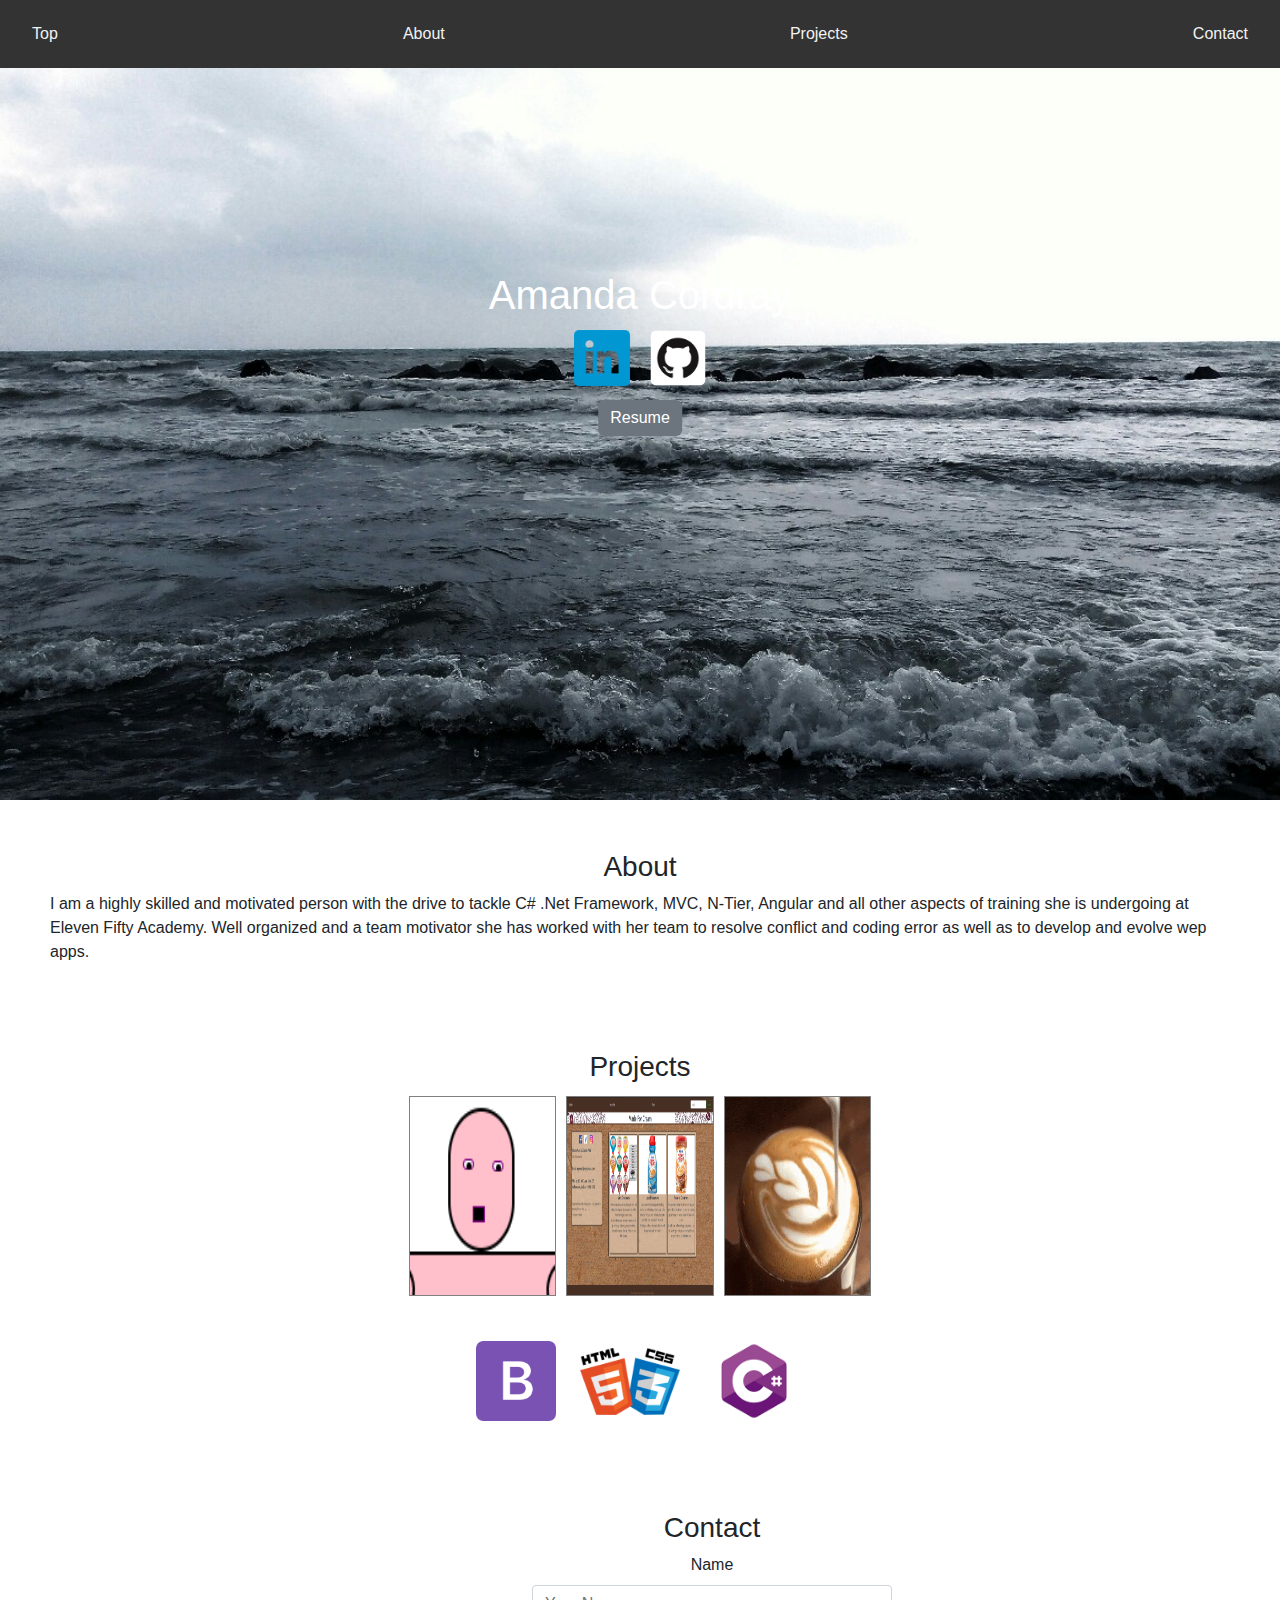
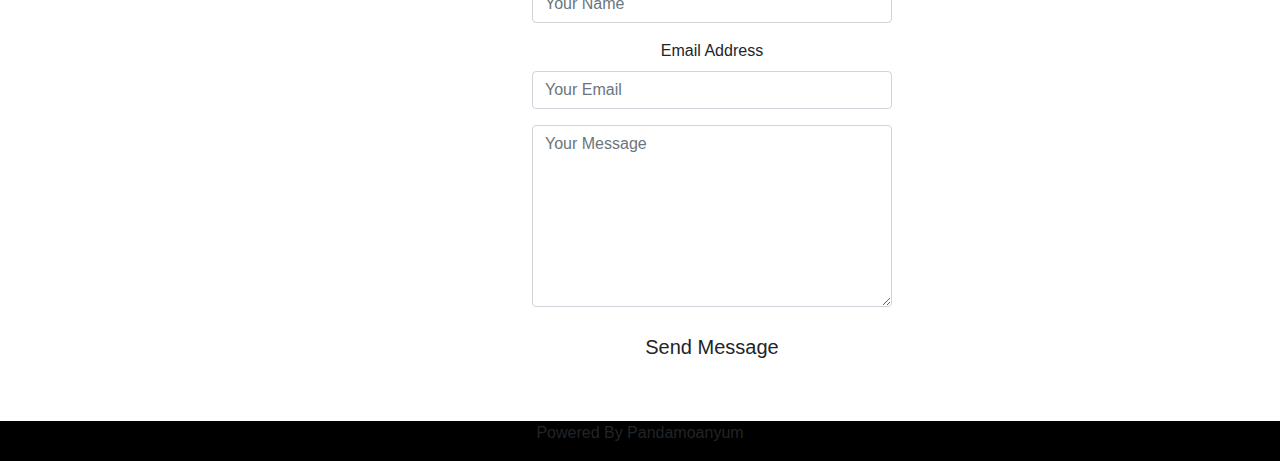
<file: index.html>
<!DOCTYPE html>
<html lang="en">

<head>
    <meta charset="UTF-8">
    <meta name="viewport" content="width=device-width, initial-scale=1.0">
    <meta http-equiv="X-UA-Compatible" content="ie=edge">
    <link rel="stylesheet" href="https://stackpath.bootstrapcdn.com/bootstrap/4.3.1/css/bootstrap.min.css"
        integrity="sha384-ggOyR0iXCbMQv3Xipma34MD+dH/1fQ784/j6cY/iJTQUOhcWr7x9JvoRxT2MZw1T" crossorigin="anonymous">
    <link rel="stylesheet" href="main.css">
    <title>Amanda Cordray Portfolio</title>
</head>

<body>
  <div id="container">
    <div id="content-wrap">
    <header>
        <div id="namespace">
          <div id="nametext">
            <h1>Amanda Cordray</h1>
          </div>
          <div id="cbutton">
              <a href="https://www.linkedin.com/in/amanda-cordray-0248a0185/" target="new"><img src="assets/Popular_Social_Media-22-512.png" id="linkedIn"></a>
              <a href="https://github.com/acordray79" target="new"><img src="assets/GitHub-Mark.png" id="github"></a>
              <a href="assets/Amanda Cordray Resume.pdf" target="new"><button type="button" class="btn btn-secondary" id="resume">Resume</button></a>
              
          </div>
        </div>

     
      
    </header>
    
    <nav >
      <div class="navbar">
        <a href="#top">Top</a>
        <a href="#about">About</a>
        <a href="#projects">Projects</a>
        <a href="#contact">Contact</a>
      </div>
    </nav>
    
    <section id="about">
      <h3>About</h3>
      <p>I am a highly skilled and motivated person with the drive to tackle C# .Net Framework, MVC, N-Tier, Angular and all other aspects of training she is undergoing at Eleven Fifty Academy. Well organized and a team motivator she has worked with her team to resolve conflict and coding error as well as to develop and evolve wep apps.</p>
    </section>
    
    <section class="projects" id="projects">
      <h3>Projects</h3>
      <div id="projectsTop">
        <div class="project"><a href="https://codepen.io/acordray79/pen/dLORbz" target="new"><img src="assets/codepen character.png" id="cpimg"></a></div>
        <div class="project"><a href="https://acordray79.github.io/StoreFrontProject/" target="new"><img src="assets/storefront.png" id="sfimg"></a></div>
        <div class="project"><a href="https://bbshopwebmvc20190522011042.azurewebsites.net/" target="new"><img src="assets/coffeedrizzle.png" id="sfimg"></a></div>
      </div>
      <!-- <div id="projectsBottom">
        <div class="project1"><a href="">Placeholder</a></div>
        <div class="project1"><a href="">Placeholder</a></div>
        <div class="project1"><a href="">Placeholder</a></div>
      </div> -->
    </section>
    <section id="skills">
      <div id="skillimages">
        <img src="assets/bootstrap logo.png" id="bsimg">
        <img src="assets/html5css3logo.jpg" id="htmlcssimg">
        <img src="assets/csharplogo.png" id="csharpimg">
        </div>
      </div>


    </section>
    <div>
    <section class="contact" id="contact">
      <h3>Contact</h3>      
      <form action="https://formspree.io/acordray79@gmail.com" method="POST">
        <div class="control-group">
          <div class="form-group">
            <label>Name</label>
            <div>
              <input type="text" class="form-control" placeholder="Your Name" id="name" required="" data-validation-required-message="Please enter your name"
                name="name">
            </div>
            <p class="help-block text-danger"></p>
          </div>
        </div>
        <div class="control-group">
          <div class="form-group">
            <label>Email Address</label>
            <input type="email" class="form-control" placeholder="Your Email" id="email" required="" data-validation-required-message="Please enter your email"
              name="_replyto">
            <p class="help-block text-danger"></p>
          </div>
        </div>
        <div class="control-group">
          <div class="form-group">
            <textarea class="form-control" rows="7" placeholder="Your Message" id="message" required="" data-validation-required-message="Please leave a message"
              name="message"></textarea>
            <p class="help-block text-danger"></p>
          </div>
        </div>
        <div class="text-center">
          <div id="success"></div>
          <button type="submit" class="btn btn-lg btn-black"> Send Message</button>
        </div>
      </form>
    </div>
  

    </section>
    <footer id="footer">
      
      <p id="siteby">Powered By Pandamoanyum</p>
      
      
      <script src="https://code.jquery.com/jquery-3.3.1.slim.min.js"
        integrity="sha384-q8i/X+965DzO0rT7abK41JStQIAqVgRVzpbzo5smXKp4YfRvH+8abtTE1Pi6jizo"
        crossorigin="anonymous"></script>
        <script src="https://cdnjs.cloudflare.com/ajax/libs/popper.js/1.14.7/umd/popper.min.js"
        integrity="sha384-UO2eT0CpHqdSJQ6hJty5KVphtPhzWj9WO1clHTMGa3JDZwrnQq4sF86dIHNDz0W1"
        crossorigin="anonymous"></script>
        <script src="https://stackpath.bootstrapcdn.com/bootstrap/4.3.1/js/bootstrap.min.js"
        integrity="sha384-JjSmVgyd0p3pXB1rRibZUAYoIIy6OrQ6VrjIEaFf/nJGzIxFDsf4x0xIM+B07jRM"
        crossorigin="anonymous"></script>
      </footer>
    </div>
    
  </body>

</html>
</file>
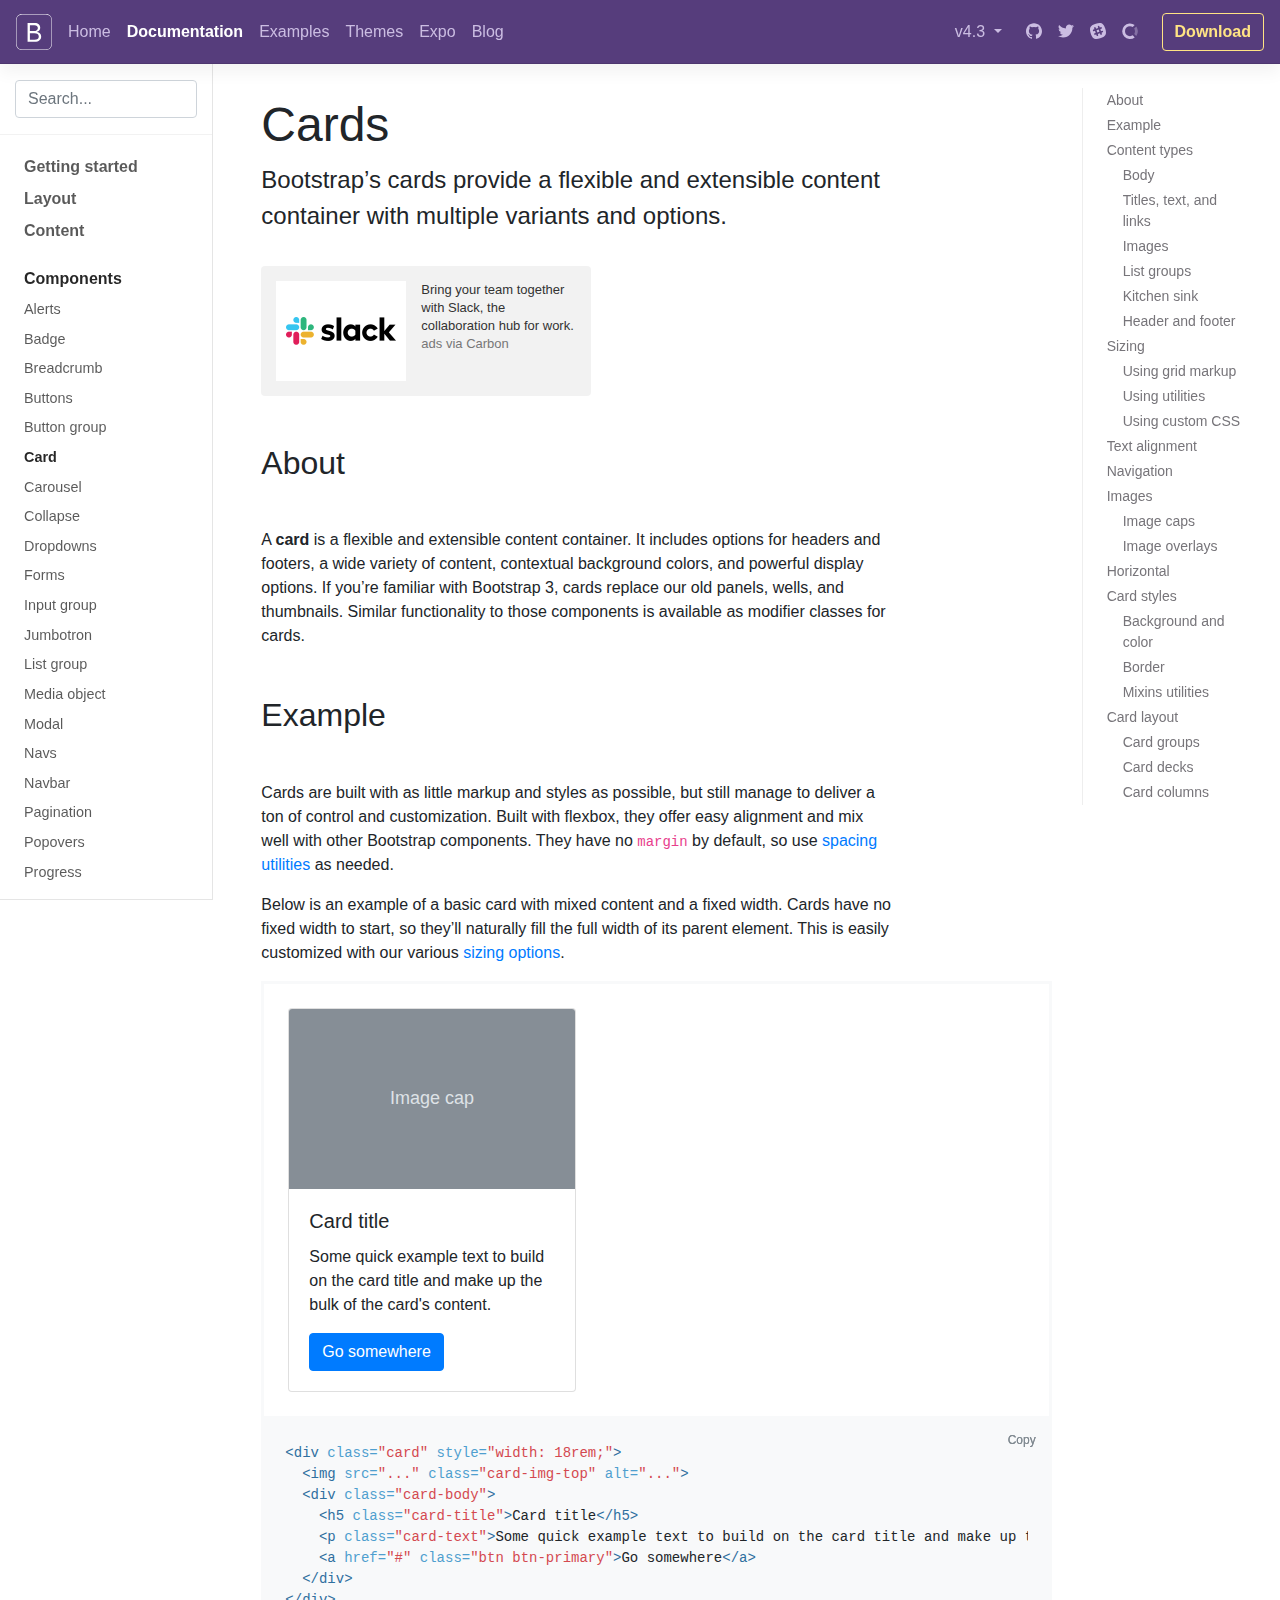
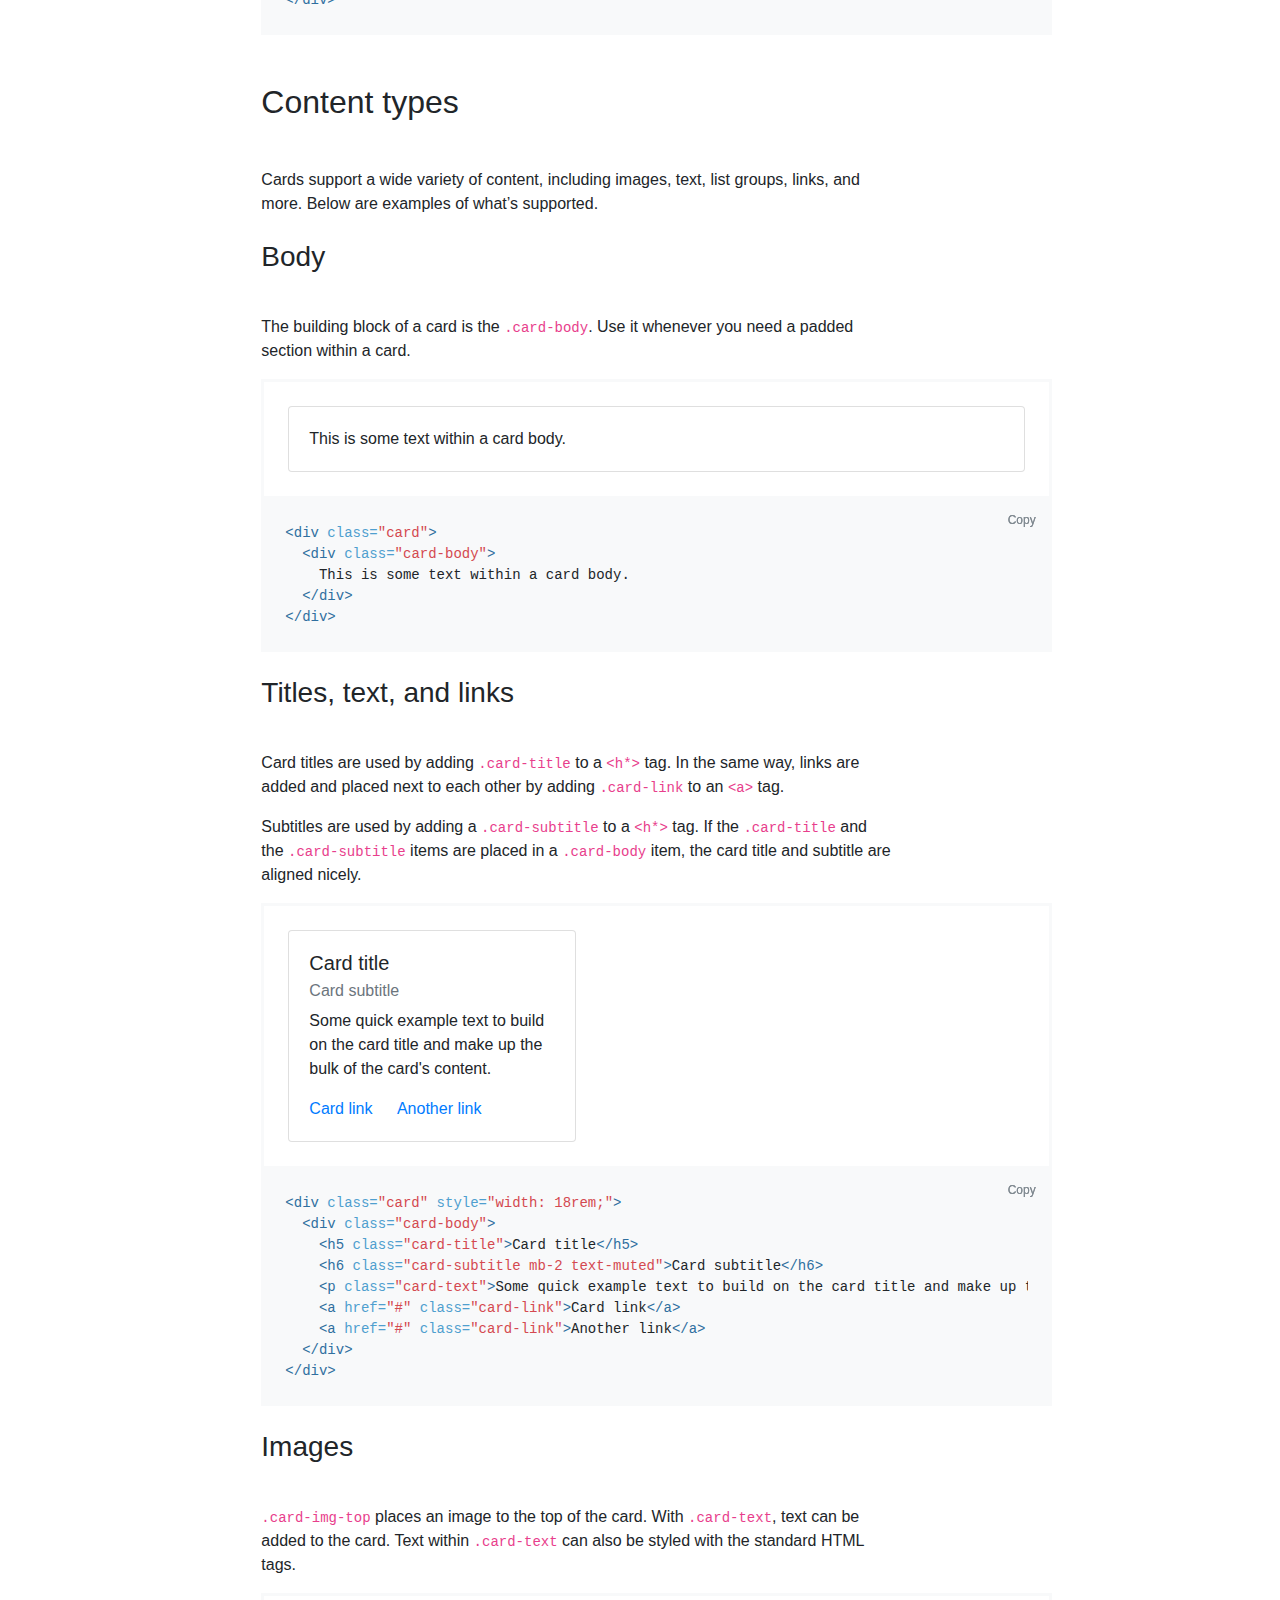
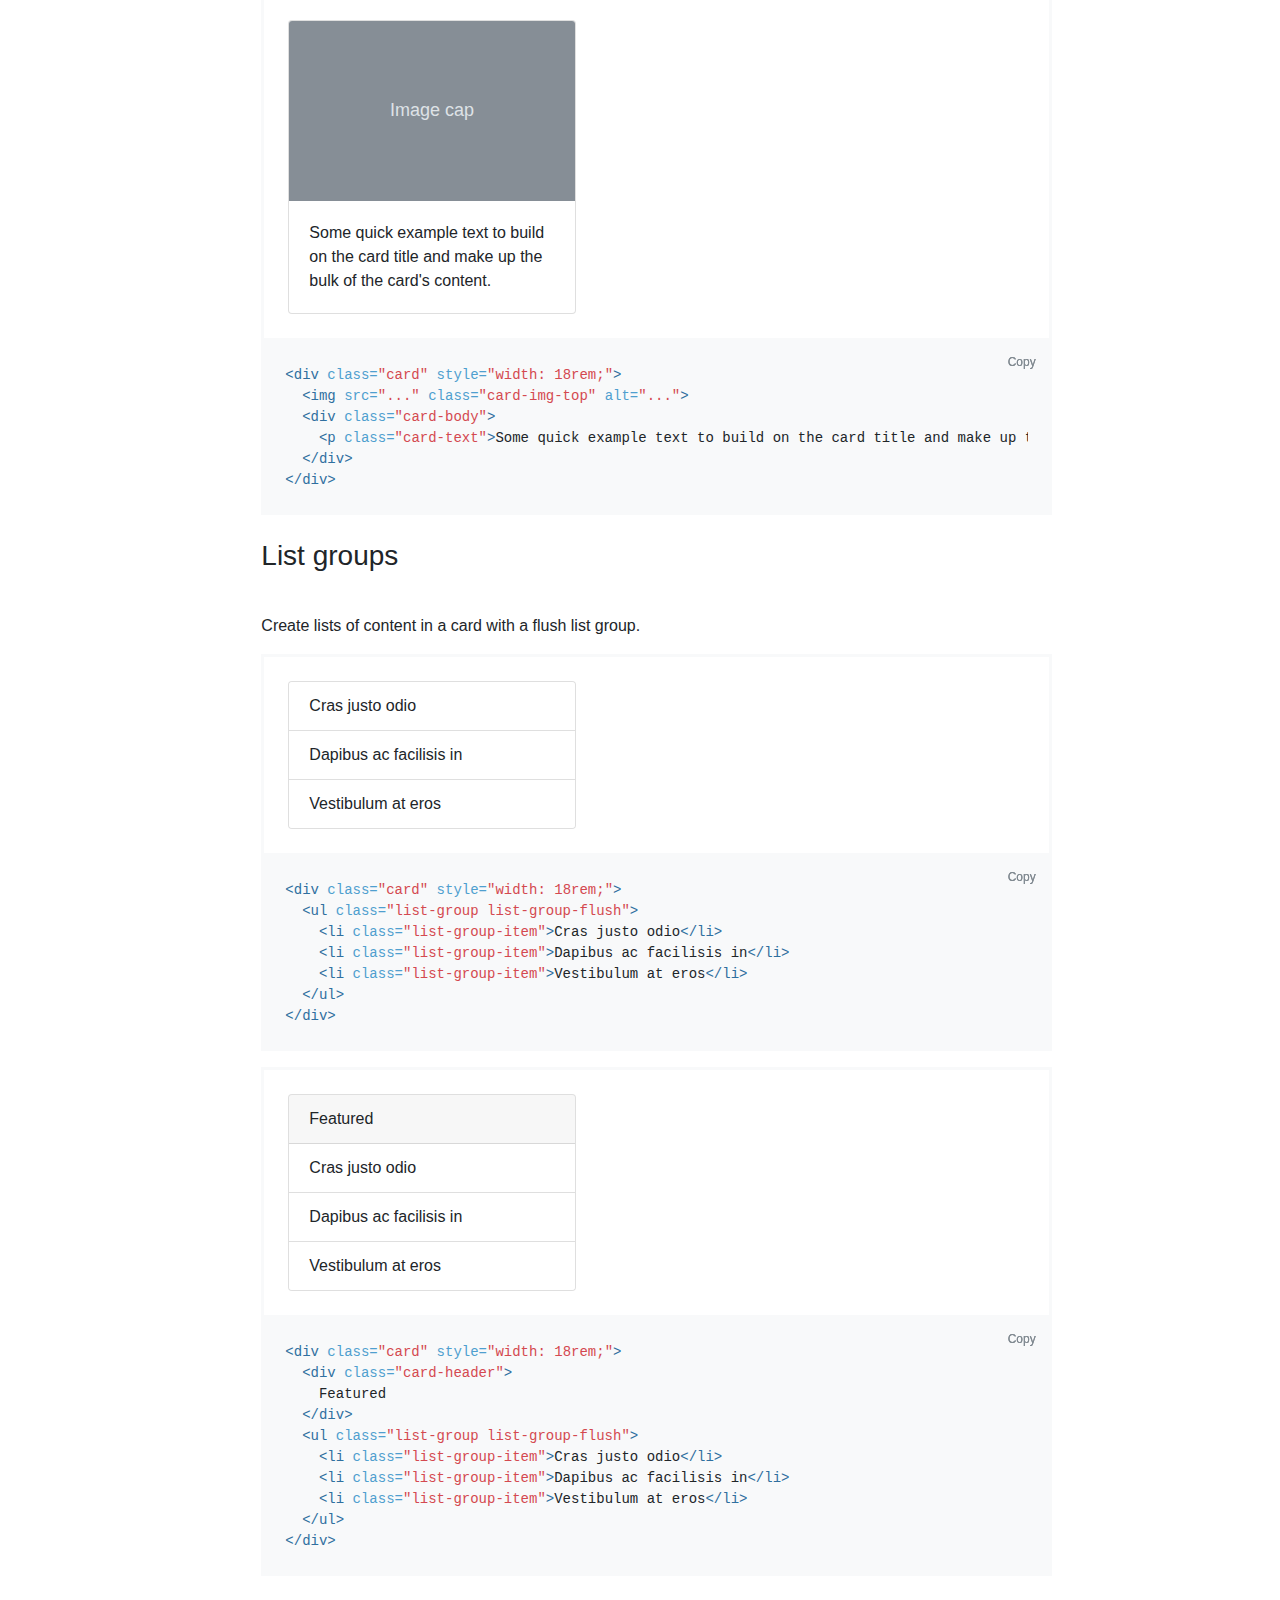
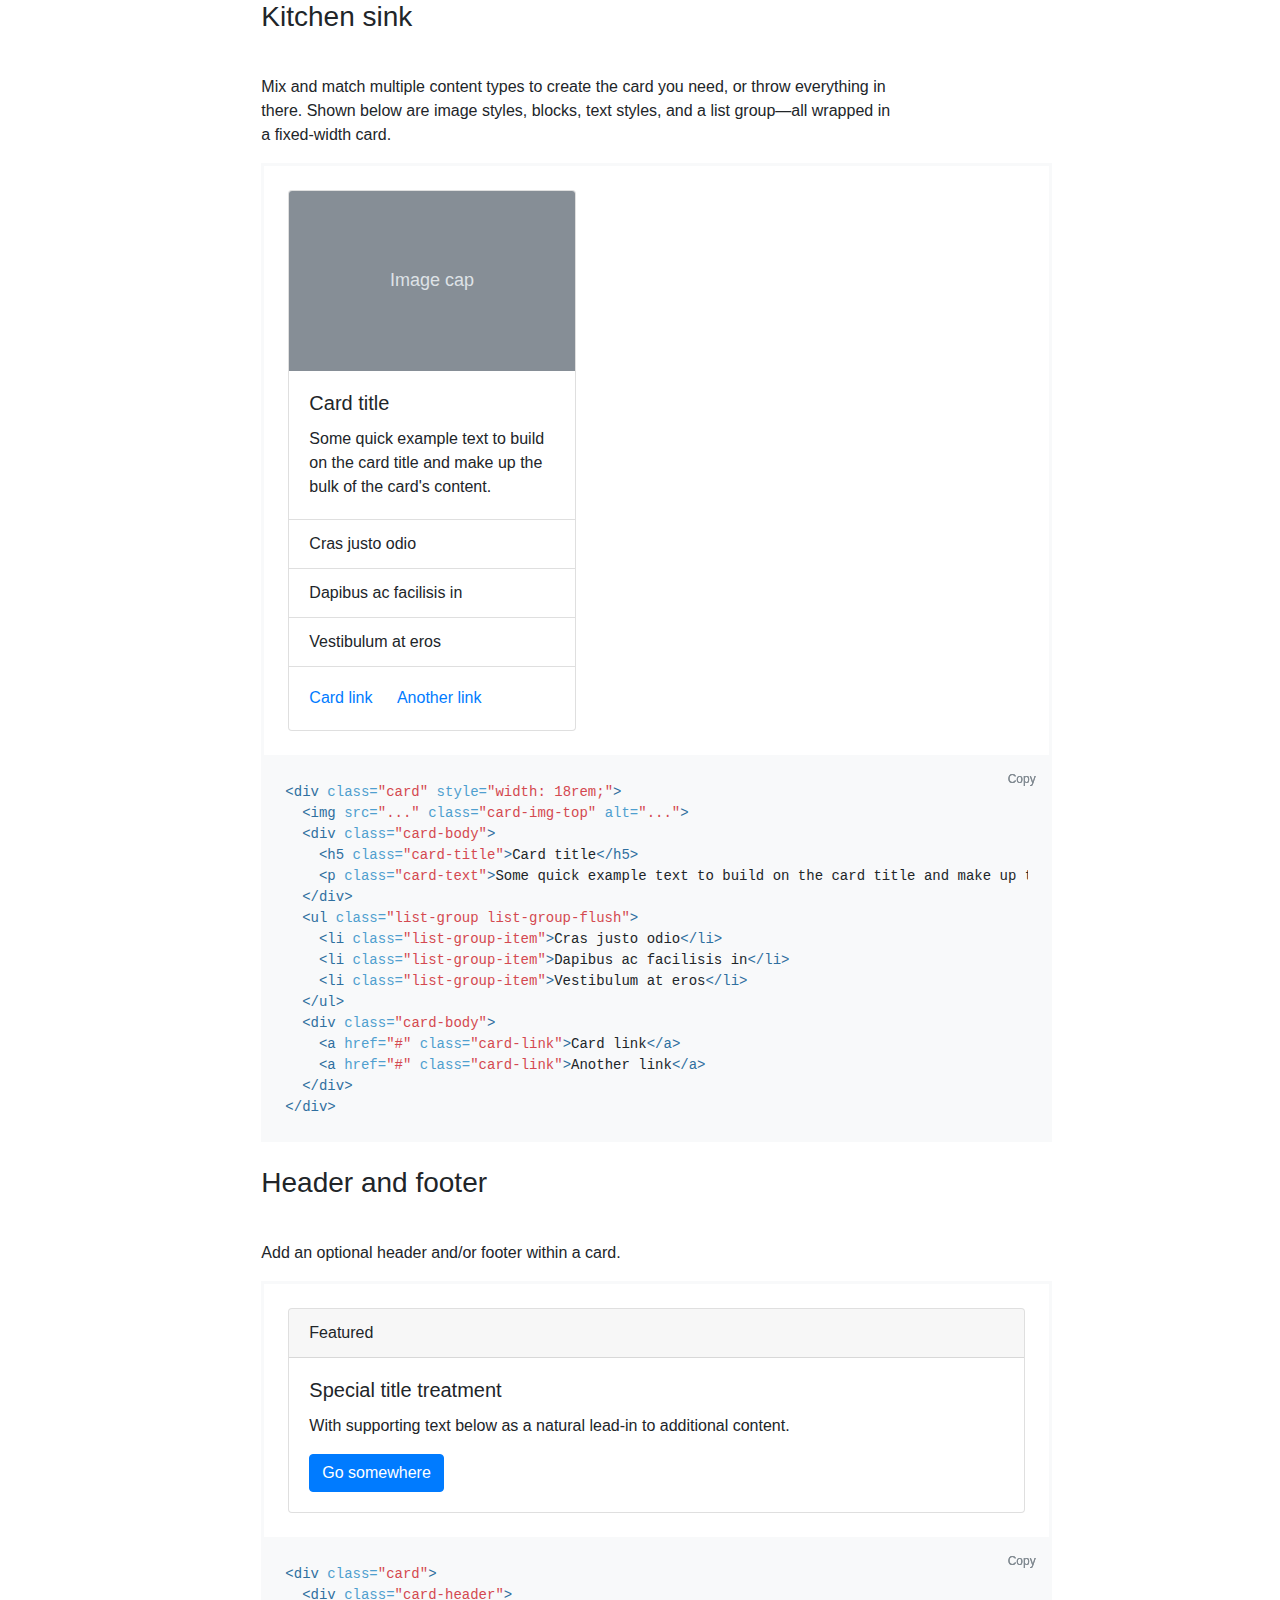
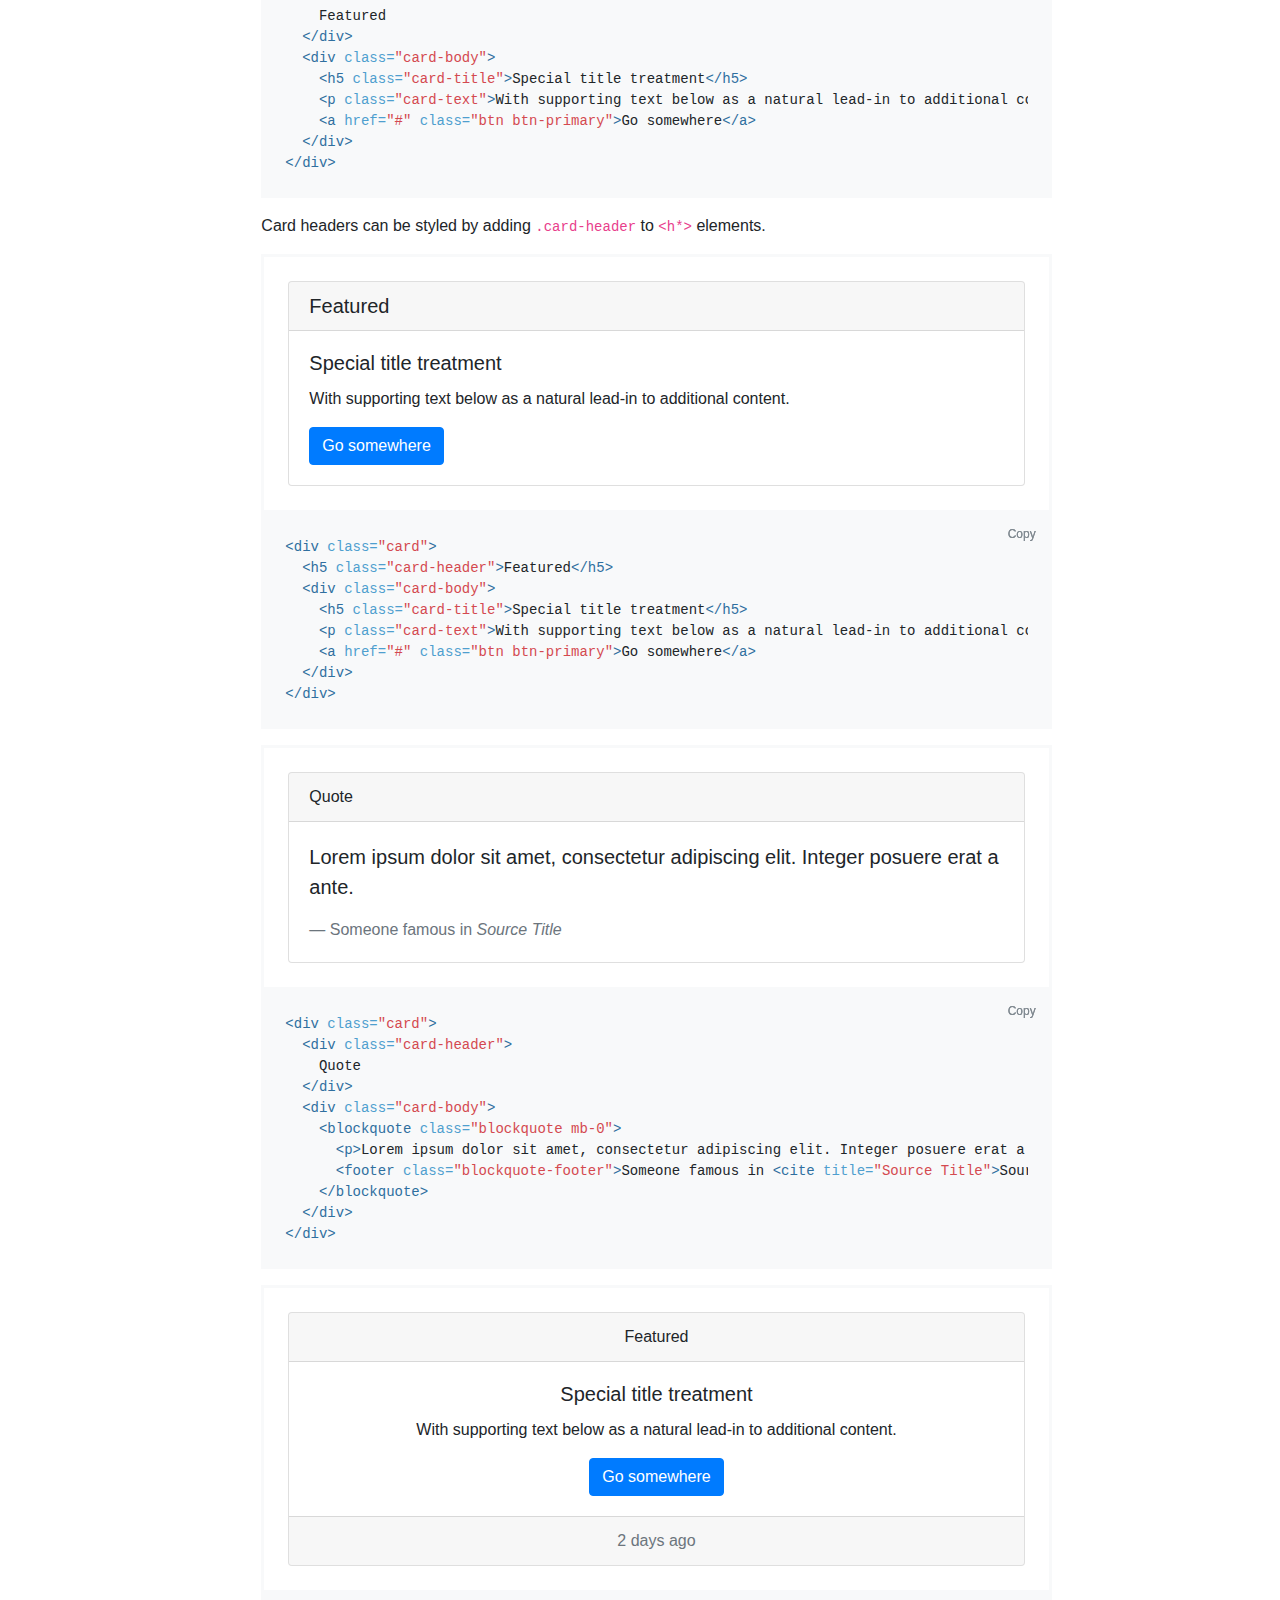
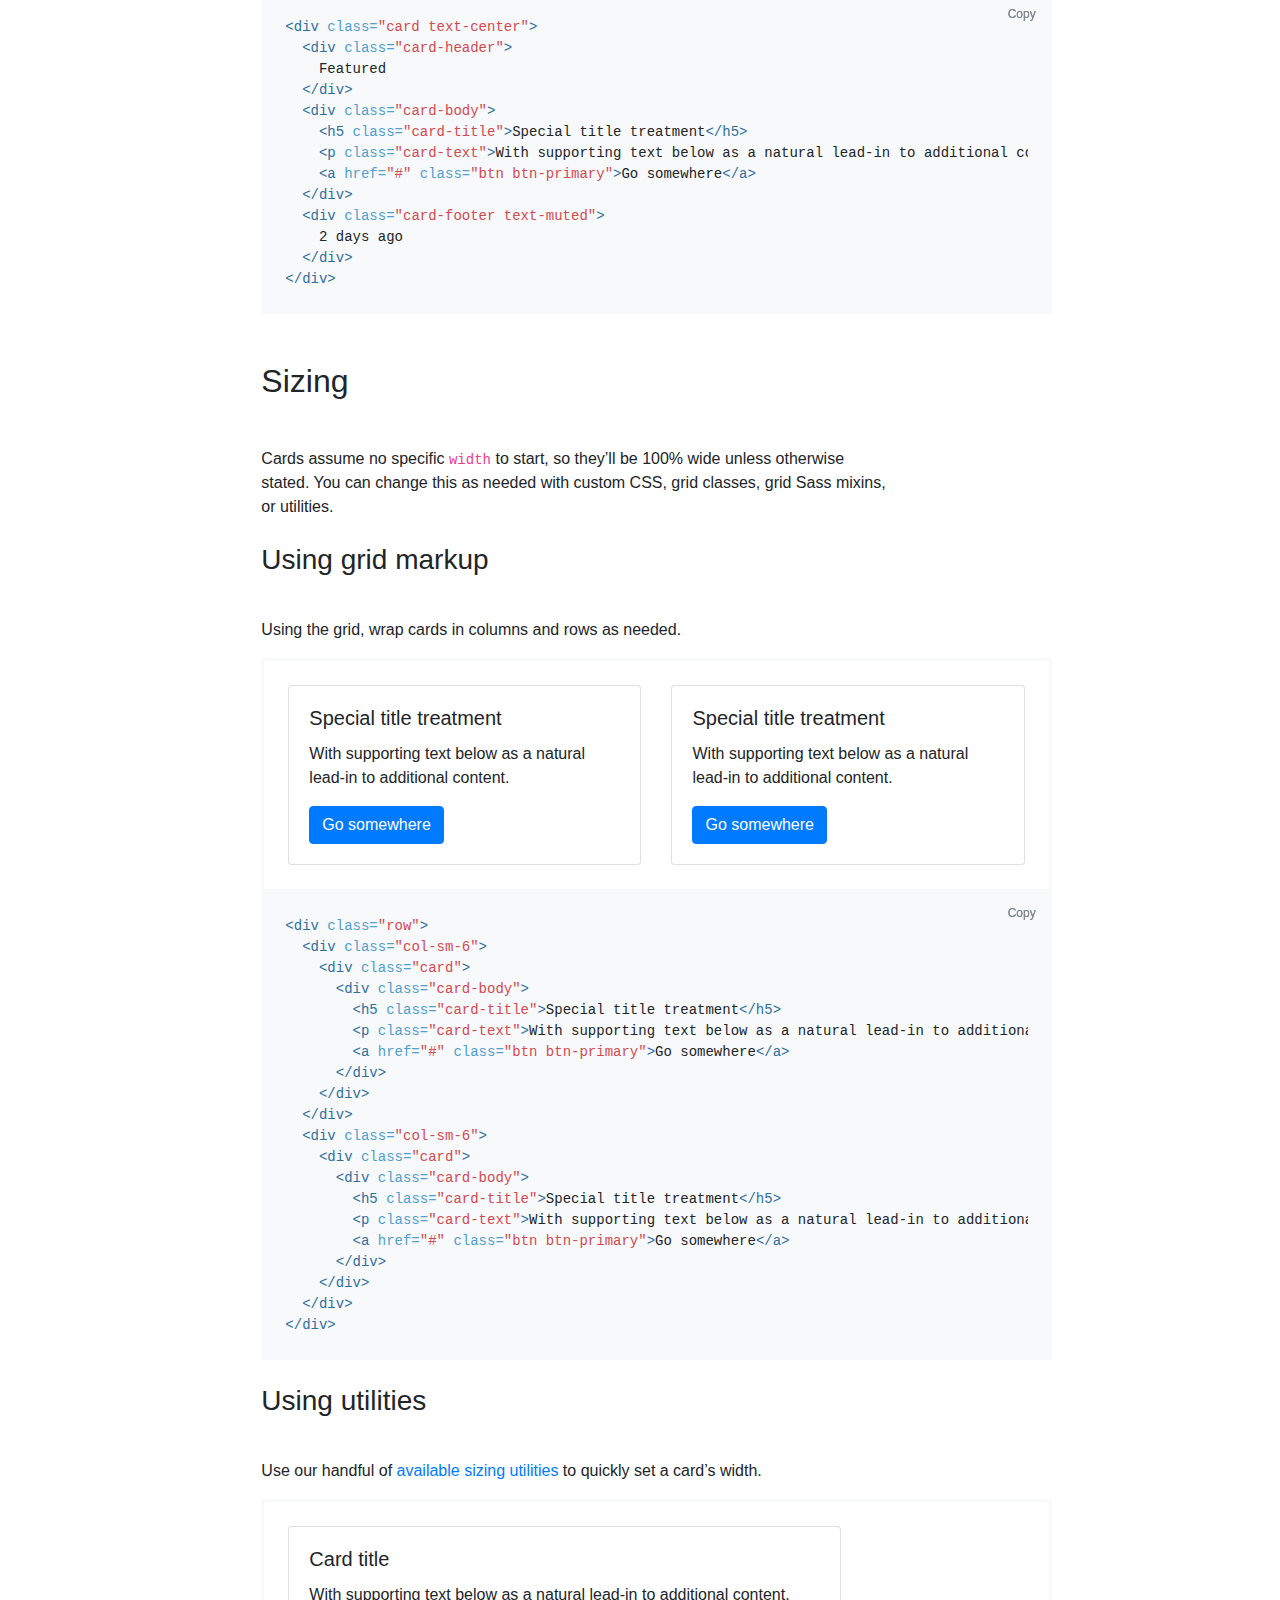
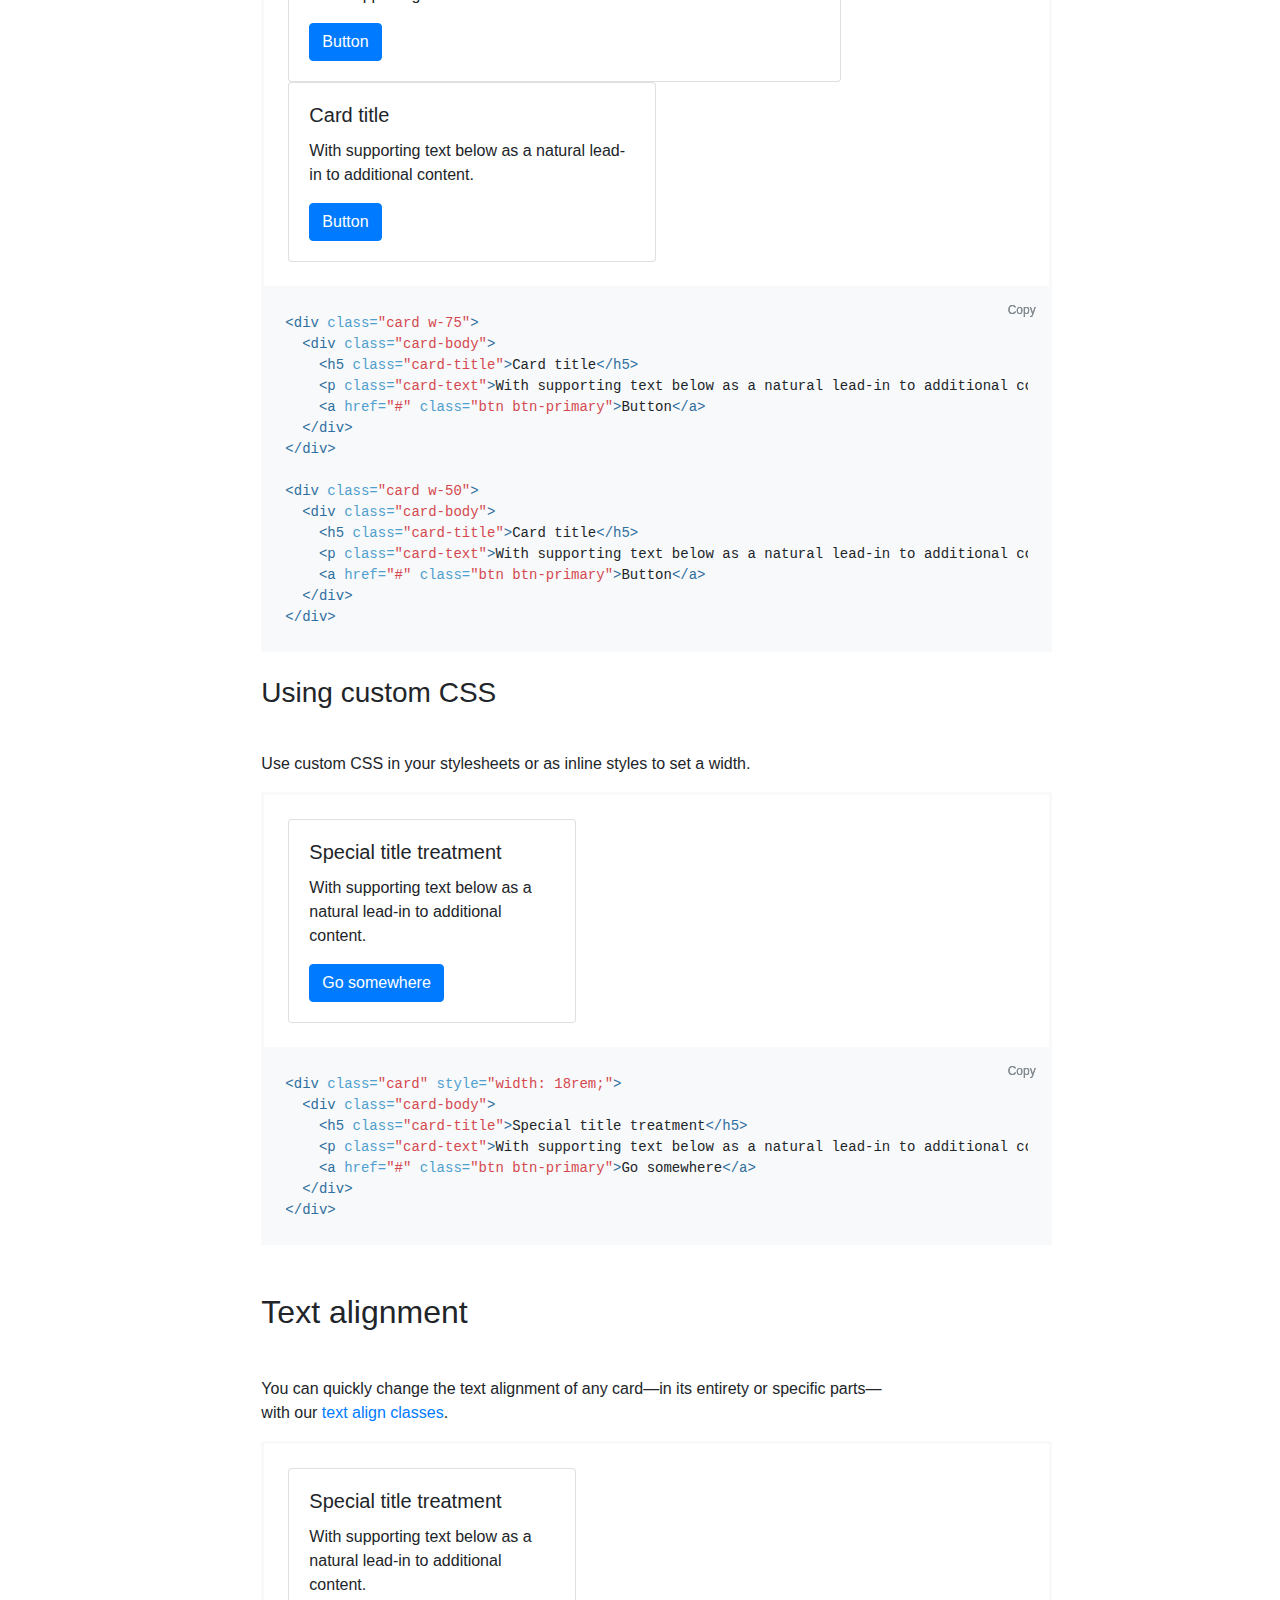
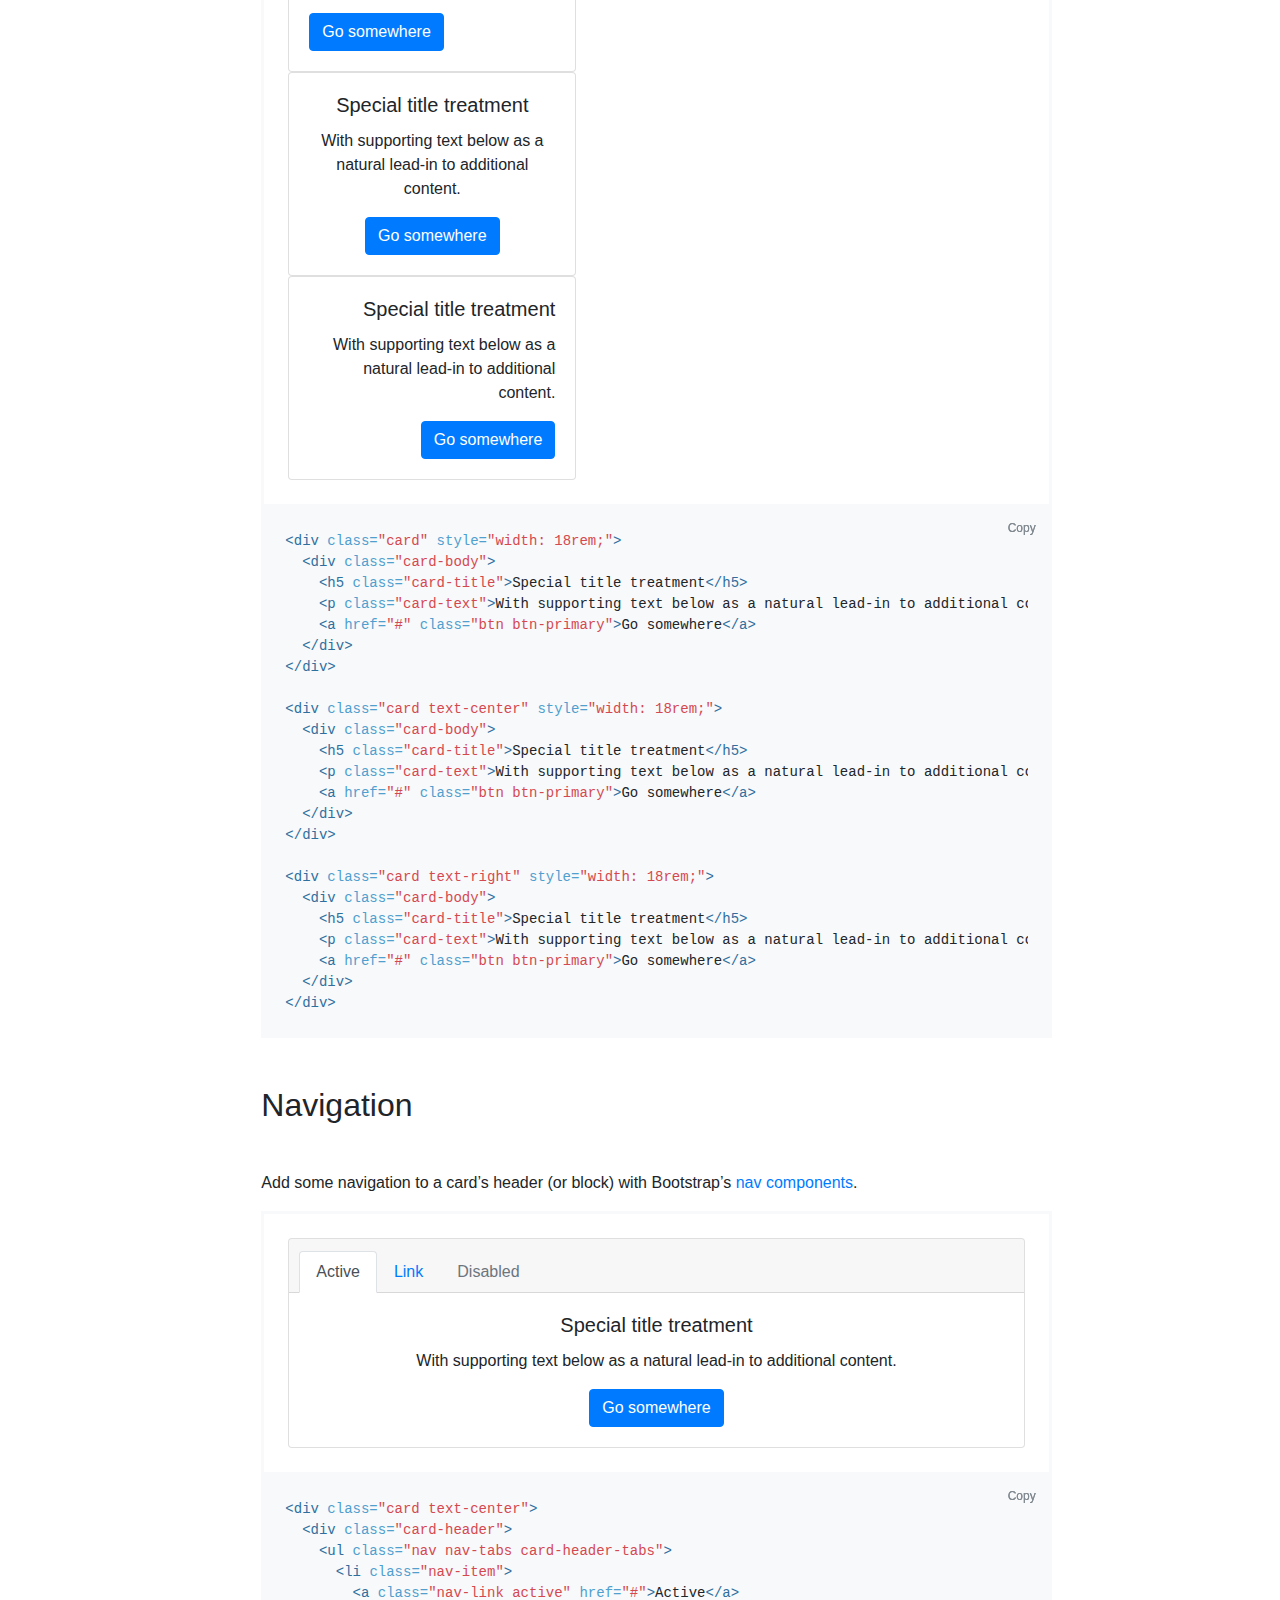
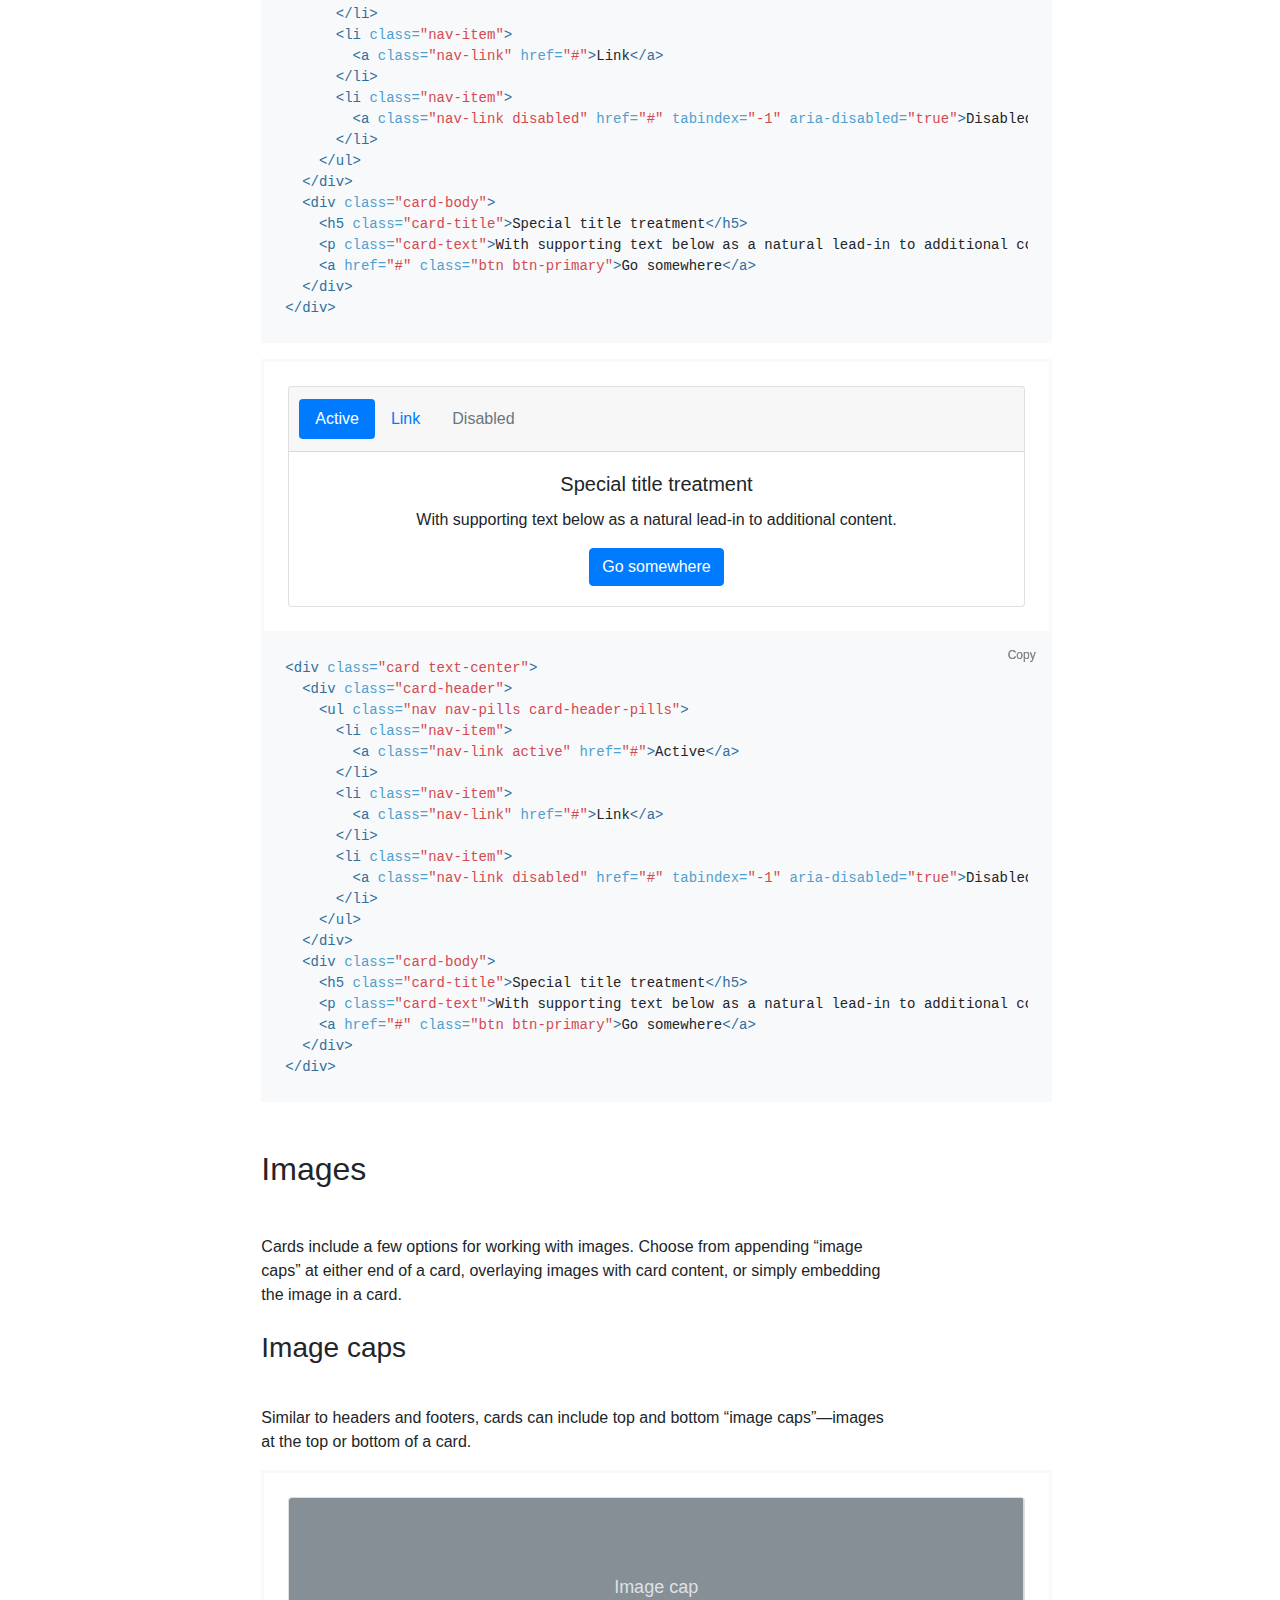
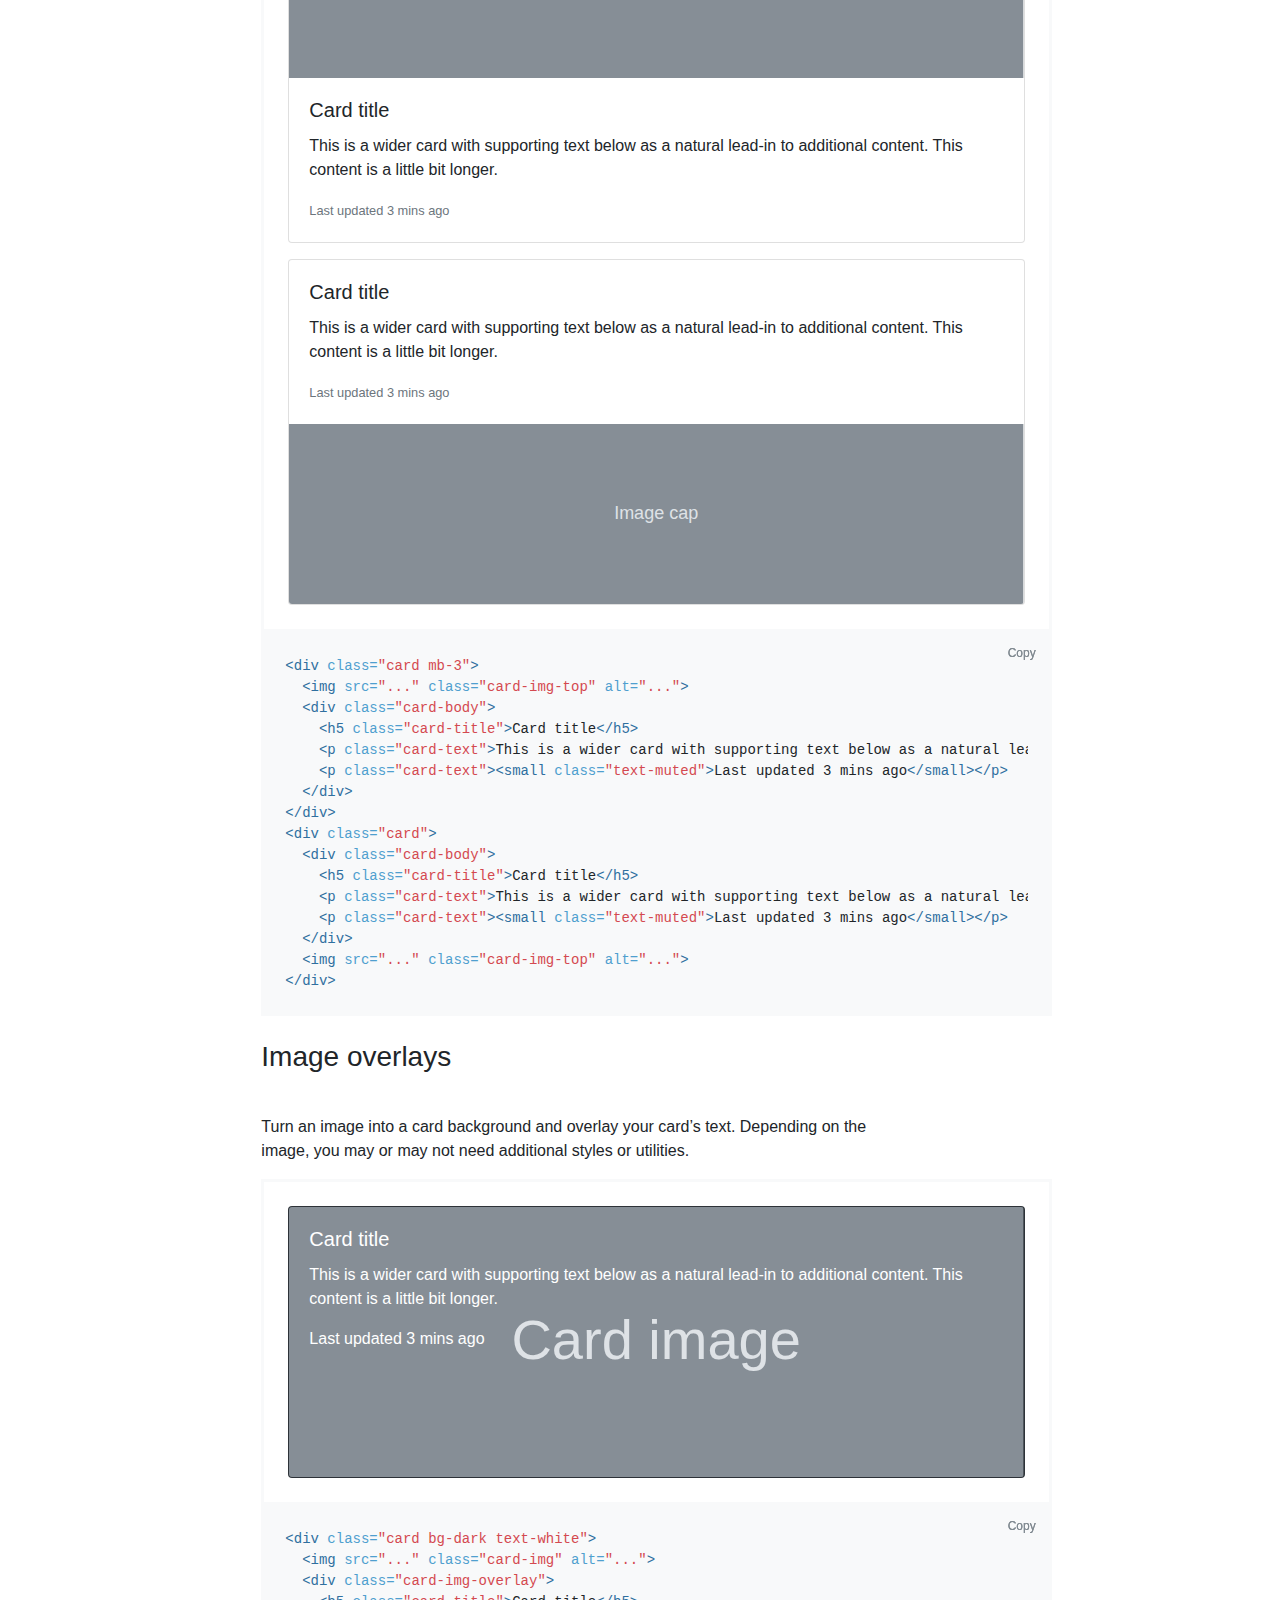
<file: assets/Cards · Bootstrap.html>
<!DOCTYPE html>
<!-- saved from url=(0050)https://getbootstrap.com/docs/4.3/components/card/ -->
<html lang="en" class="gr__getbootstrap_com"><head><meta http-equiv="Content-Type" content="text/html; charset=UTF-8">
    
<meta name="viewport" content="width=device-width, initial-scale=1, shrink-to-fit=no">
<meta name="description" content="Bootstrap’s cards provide a flexible and extensible content container with multiple variants and options.">
<meta name="author" content="Mark Otto, Jacob Thornton, and Bootstrap contributors">
<meta name="generator" content="Jekyll v3.8.5">

<meta name="docsearch:language" content="en">
<meta name="docsearch:version" content="4.3">

<title>Cards · Bootstrap</title>

<link rel="canonical" href="https://getbootstrap.com/docs/4.3/components/card/">

<!-- Bootstrap core CSS -->
<style class="anchorjs"></style><link href="./Cards · Bootstrap_files/bootstrap.min.css" rel="stylesheet" integrity="sha384-ggOyR0iXCbMQv3Xipma34MD+dH/1fQ784/j6cY/iJTQUOhcWr7x9JvoRxT2MZw1T" crossorigin="anonymous">
<!-- Documentation extras -->

<link href="./Cards · Bootstrap_files/docsearch.min.css" rel="stylesheet">


<link href="./Cards · Bootstrap_files/docs.min.css" rel="stylesheet">

<!-- Favicons -->
<link rel="apple-touch-icon" href="https://getbootstrap.com/docs/4.3/assets/img/favicons/apple-touch-icon.png" sizes="180x180">
<link rel="icon" href="https://getbootstrap.com/docs/4.3/assets/img/favicons/favicon-32x32.png" sizes="32x32" type="image/png">
<link rel="icon" href="https://getbootstrap.com/docs/4.3/assets/img/favicons/favicon-16x16.png" sizes="16x16" type="image/png">
<link rel="manifest" href="https://getbootstrap.com/docs/4.3/assets/img/favicons/manifest.json">
<link rel="mask-icon" href="https://getbootstrap.com/docs/4.3/assets/img/favicons/safari-pinned-tab.svg" color="#563d7c">
<link rel="icon" href="https://getbootstrap.com/favicon.ico">
<meta name="msapplication-config" content="/docs/4.3/assets/img/favicons/browserconfig.xml">
<meta name="theme-color" content="#563d7c">

<!-- Twitter -->
<meta name="twitter:card" content="summary">
<meta name="twitter:site" content="@getbootstrap">
<meta name="twitter:creator" content="@getbootstrap">
<meta name="twitter:title" content="Cards">
<meta name="twitter:description" content="Bootstrap’s cards provide a flexible and extensible content container with multiple variants and options.">
<meta name="twitter:image" content="https://getbootstrap.com/docs/4.3/assets/brand/bootstrap-social-logo.png">

<!-- Facebook -->
<meta property="og:url" content="https://getbootstrap.com/docs/4.3/components/card/">
<meta property="og:title" content="Cards">
<meta property="og:description" content="Bootstrap’s cards provide a flexible and extensible content container with multiple variants and options.">
<meta property="og:type" content="website">
<meta property="og:image" content="http://getbootstrap.com/docs/4.3/assets/brand/bootstrap-social.png">
<meta property="og:image:secure_url" content="https://getbootstrap.com/docs/4.3/assets/brand/bootstrap-social.png">
<meta property="og:image:type" content="image/png">
<meta property="og:image:width" content="1200">
<meta property="og:image:height" content="630">

<script>
  window.ga=window.ga||function(){(ga.q=ga.q||[]).push(arguments)};ga.l=+new Date;
  ga('create', 'UA-146052-10', 'getbootstrap.com');
  ga('set', 'anonymizeIp', true);
  ga('send', 'pageview');
</script>
<script async="" src="./Cards · Bootstrap_files/analytics.js.download"></script>


  <script id="_carbonads_projs" type="text/javascript" src="./Cards · Bootstrap_files/CKYIKKJL.json"></script></head>
  <body data-gr-c-s-loaded="true">
    <a class="skippy sr-only sr-only-focusable" href="https://getbootstrap.com/docs/4.3/components/card/#content">
  <span class="skippy-text">Skip to main content</span>
</a>


    <header class="navbar navbar-expand navbar-dark flex-column flex-md-row bd-navbar">
  <a class="navbar-brand mr-0 mr-md-2" href="https://getbootstrap.com/" aria-label="Bootstrap"><svg xmlns="http://www.w3.org/2000/svg" width="36" height="36" class="d-block" viewBox="0 0 612 612" role="img" focusable="false"><title>Bootstrap</title><path fill="currentColor" d="M510 8a94.3 94.3 0 0 1 94 94v408a94.3 94.3 0 0 1-94 94H102a94.3 94.3 0 0 1-94-94V102a94.3 94.3 0 0 1 94-94h408m0-8H102C45.9 0 0 45.9 0 102v408c0 56.1 45.9 102 102 102h408c56.1 0 102-45.9 102-102V102C612 45.9 566.1 0 510 0z"></path><path fill="currentColor" d="M196.77 471.5V154.43h124.15c54.27 0 91 31.64 91 79.1 0 33-24.17 63.72-54.71 69.21v1.76c43.07 5.49 70.75 35.82 70.75 78 0 55.81-40 89-107.45 89zm39.55-180.4h63.28c46.8 0 72.29-18.68 72.29-53 0-31.42-21.53-48.78-60-48.78h-75.57zm78.22 145.46c47.68 0 72.73-19.34 72.73-56s-25.93-55.37-76.46-55.37h-74.49v111.4z"></path></svg></a>

  <div class="navbar-nav-scroll">
    <ul class="navbar-nav bd-navbar-nav flex-row">
      <li class="nav-item">
        <a class="nav-link " href="https://getbootstrap.com/" onclick="ga(&#39;send&#39;, &#39;event&#39;, &#39;Navbar&#39;, &#39;Community links&#39;, &#39;Bootstrap&#39;);">Home</a>
      </li>
      <li class="nav-item">
        <a class="nav-link active" href="https://getbootstrap.com/docs/4.3/getting-started/introduction/" onclick="ga(&#39;send&#39;, &#39;event&#39;, &#39;Navbar&#39;, &#39;Community links&#39;, &#39;Docs&#39;);">Documentation</a>
      </li>
      <li class="nav-item">
        <a class="nav-link " href="https://getbootstrap.com/docs/4.3/examples/" onclick="ga(&#39;send&#39;, &#39;event&#39;, &#39;Navbar&#39;, &#39;Community links&#39;, &#39;Examples&#39;);">Examples</a>
      </li>
      <li class="nav-item">
        <a class="nav-link" href="https://themes.getbootstrap.com/" onclick="ga(&#39;send&#39;, &#39;event&#39;, &#39;Navbar&#39;, &#39;Community links&#39;, &#39;Themes&#39;);" target="_blank" rel="noopener">Themes</a>
      </li>
      <li class="nav-item">
        <a class="nav-link" href="https://expo.getbootstrap.com/" onclick="ga(&#39;send&#39;, &#39;event&#39;, &#39;Navbar&#39;, &#39;Community links&#39;, &#39;Expo&#39;);" target="_blank" rel="noopener">Expo</a>
      </li>
      <li class="nav-item">
        <a class="nav-link" href="https://blog.getbootstrap.com/" onclick="ga(&#39;send&#39;, &#39;event&#39;, &#39;Navbar&#39;, &#39;Community links&#39;, &#39;Blog&#39;);" target="_blank" rel="noopener">Blog</a>
      </li>
    </ul>
  </div>

  <ul class="navbar-nav flex-row ml-md-auto d-none d-md-flex">
    <li class="nav-item dropdown">
      <a class="nav-item nav-link dropdown-toggle mr-md-2" href="https://getbootstrap.com/docs/4.3/components/card/#" id="bd-versions" data-toggle="dropdown" aria-haspopup="true" aria-expanded="false">
        v4.3
      </a>
      <div class="dropdown-menu dropdown-menu-right" aria-labelledby="bd-versions">
        <a class="dropdown-item active" href="https://getbootstrap.com/docs/4.3/">Latest (4.3.x)</a>
        <a class="dropdown-item" href="https://getbootstrap.com/docs/4.2/">v4.2.1</a>
        <a class="dropdown-item" href="https://getbootstrap.com/docs/4.0/">v4.0.0</a>
        <div class="dropdown-divider"></div>
        <a class="dropdown-item" href="https://v4-alpha.getbootstrap.com/">v4 Alpha 6</a>
        <a class="dropdown-item" href="https://getbootstrap.com/docs/3.4/">v3.4.1</a>
        <a class="dropdown-item" href="https://getbootstrap.com/docs/3.3/">v3.3.7</a>
        <a class="dropdown-item" href="https://getbootstrap.com/2.3.2/">v2.3.2</a>
        <div class="dropdown-divider"></div>
        <a class="dropdown-item" href="https://getbootstrap.com/docs/versions/">All versions</a>
      </div>
    </li>

    <li class="nav-item">
      <a class="nav-link p-2" href="https://github.com/twbs/bootstrap" target="_blank" rel="noopener" aria-label="GitHub"><svg xmlns="http://www.w3.org/2000/svg" class="navbar-nav-svg" viewBox="0 0 512 499.36" role="img" focusable="false"><title>GitHub</title><path fill="currentColor" fill-rule="evenodd" d="M256 0C114.64 0 0 114.61 0 256c0 113.09 73.34 209 175.08 242.9 12.8 2.35 17.47-5.56 17.47-12.34 0-6.08-.22-22.18-.35-43.54-71.2 15.49-86.2-34.34-86.2-34.34-11.64-29.57-28.42-37.45-28.42-37.45-23.27-15.84 1.73-15.55 1.73-15.55 25.69 1.81 39.21 26.38 39.21 26.38 22.84 39.12 59.92 27.82 74.5 21.27 2.33-16.54 8.94-27.82 16.25-34.22-56.84-6.43-116.6-28.43-116.6-126.49 0-27.95 10-50.8 26.35-68.69-2.63-6.48-11.42-32.5 2.51-67.75 0 0 21.49-6.88 70.4 26.24a242.65 242.65 0 0 1 128.18 0c48.87-33.13 70.33-26.24 70.33-26.24 14 35.25 5.18 61.27 2.55 67.75 16.41 17.9 26.31 40.75 26.31 68.69 0 98.35-59.85 120-116.88 126.32 9.19 7.9 17.38 23.53 17.38 47.41 0 34.22-.31 61.83-.31 70.23 0 6.85 4.61 14.81 17.6 12.31C438.72 464.97 512 369.08 512 256.02 512 114.62 397.37 0 256 0z"></path></svg></a>
    </li>
    <li class="nav-item">
      <a class="nav-link p-2" href="https://twitter.com/getbootstrap" target="_blank" rel="noopener" aria-label="Twitter"><svg xmlns="http://www.w3.org/2000/svg" class="navbar-nav-svg" viewBox="0 0 512 416.32" role="img" focusable="false"><title>Twitter</title><path fill="currentColor" d="M160.83 416.32c193.2 0 298.92-160.22 298.92-298.92 0-4.51 0-9-.2-13.52A214 214 0 0 0 512 49.38a212.93 212.93 0 0 1-60.44 16.6 105.7 105.7 0 0 0 46.3-58.19 209 209 0 0 1-66.79 25.37 105.09 105.09 0 0 0-181.73 71.91 116.12 116.12 0 0 0 2.66 24c-87.28-4.3-164.73-46.3-216.56-109.82A105.48 105.48 0 0 0 68 159.6a106.27 106.27 0 0 1-47.53-13.11v1.43a105.28 105.28 0 0 0 84.21 103.06 105.67 105.67 0 0 1-47.33 1.84 105.06 105.06 0 0 0 98.14 72.94A210.72 210.72 0 0 1 25 370.84a202.17 202.17 0 0 1-25-1.43 298.85 298.85 0 0 0 160.83 46.92"></path></svg></a>
    </li>
    <li class="nav-item">
      <a class="nav-link p-2" href="https://bootstrap-slack.herokuapp.com/" target="_blank" rel="noopener" aria-label="Slack"><svg xmlns="http://www.w3.org/2000/svg" class="navbar-nav-svg" viewBox="0 0 512 512" role="img" focusable="false"><title>Slack</title><path fill="currentColor" d="M210.787 234.832l68.31-22.883 22.1 65.977-68.309 22.882z"></path><path fill="currentColor" d="M490.54 185.6C437.7 9.59 361.6-31.34 185.6 21.46S-31.3 150.4 21.46 326.4 150.4 543.3 326.4 490.54 543.34 361.6 490.54 185.6zM401.7 299.8l-33.15 11.05 11.46 34.38c4.5 13.92-2.87 29.06-16.78 33.56-2.87.82-6.14 1.64-9 1.23a27.32 27.32 0 0 1-24.56-18l-11.46-34.38-68.36 22.92 11.46 34.38c4.5 13.92-2.87 29.06-16.78 33.56-2.87.82-6.14 1.64-9 1.23a27.32 27.32 0 0 1-24.56-18l-11.46-34.43-33.15 11.05c-2.87.82-6.14 1.64-9 1.23a27.32 27.32 0 0 1-24.56-18c-4.5-13.92 2.87-29.06 16.78-33.56l33.12-11.03-22.1-65.9-33.15 11.05c-2.87.82-6.14 1.64-9 1.23a27.32 27.32 0 0 1-24.56-18c-4.48-13.93 2.89-29.07 16.81-33.58l33.15-11.05-11.46-34.38c-4.5-13.92 2.87-29.06 16.78-33.56s29.06 2.87 33.56 16.78l11.46 34.38 68.36-22.92-11.46-34.38c-4.5-13.92 2.87-29.06 16.78-33.56s29.06 2.87 33.56 16.78l11.47 34.42 33.15-11.05c13.92-4.5 29.06 2.87 33.56 16.78s-2.87 29.06-16.78 33.56L329.7 194.6l22.1 65.9 33.15-11.05c13.92-4.5 29.06 2.87 33.56 16.78s-2.88 29.07-16.81 33.57z"></path></svg></a>
    </li>
    <li class="nav-item">
      <a class="nav-link p-2" href="https://opencollective.com/bootstrap/" target="_blank" rel="noopener" aria-label="Open Collective"><svg xmlns="http://www.w3.org/2000/svg" fill="currentColor" fill-rule="evenodd" class="navbar-nav-svg" viewBox="0 0 40 41" role="img" focusable="false"><title>Open Collective</title><path fill-opacity=".4" d="M32.8 21c0 2.4-.8 4.9-2 6.9l5.1 5.1c2.5-3.4 4.1-7.6 4.1-12 0-4.6-1.6-8.8-4-12.2L30.7 14c1.2 2 2 4.3 2 7z"></path><path d="M20 33.7a12.8 12.8 0 0 1 0-25.6c2.6 0 5 .7 7 2.1L32 5a20 20 0 1 0 .1 31.9l-5-5.2a13 13 0 0 1-7 2z"></path></svg></a>
    </li>
  </ul>

  <a class="btn btn-bd-download d-none d-lg-inline-block mb-3 mb-md-0 ml-md-3" href="https://getbootstrap.com/docs/4.3/getting-started/download/">Download</a>
</header>


    <div class="container-fluid">
      <div class="row flex-xl-nowrap">
        <div class="col-12 col-md-3 col-xl-2 bd-sidebar">
          <form class="bd-search d-flex align-items-center">
  <span class="algolia-autocomplete" style="position: relative; display: inline-block; direction: ltr;"><input type="search" class="form-control ds-input" id="search-input" placeholder="Search..." autocomplete="off" data-docs-version="4.3" spellcheck="false" role="combobox" aria-autocomplete="list" aria-expanded="false" aria-owns="algolia-autocomplete-listbox-0" dir="auto" style="position: relative; vertical-align: top;"><pre aria-hidden="true" style="position: absolute; visibility: hidden; white-space: pre; font-family: -apple-system, BlinkMacSystemFont, &quot;Segoe UI&quot;, Roboto, &quot;Helvetica Neue&quot;, Arial, &quot;Noto Sans&quot;, sans-serif, &quot;Apple Color Emoji&quot;, &quot;Segoe UI Emoji&quot;, &quot;Segoe UI Symbol&quot;, &quot;Noto Color Emoji&quot;; font-size: 16px; font-style: normal; font-variant: normal; font-weight: 400; word-spacing: 0px; letter-spacing: normal; text-indent: 0px; text-rendering: auto; text-transform: none;"></pre><span class="ds-dropdown-menu" role="listbox" id="algolia-autocomplete-listbox-0" style="position: absolute; top: 100%; z-index: 100; display: none; left: 0px; right: auto;"><div class="ds-dataset-1"></div></span></span>
  <button class="btn btn-link bd-search-docs-toggle d-md-none p-0 ml-3" type="button" data-toggle="collapse" data-target="#bd-docs-nav" aria-controls="bd-docs-nav" aria-expanded="false" aria-label="Toggle docs navigation"><svg xmlns="http://www.w3.org/2000/svg" width="30" height="30" viewBox="0 0 30 30" role="img" focusable="false"><title>Menu</title><path stroke="currentColor" stroke-linecap="round" stroke-miterlimit="10" stroke-width="2" d="M4 7h22M4 15h22M4 23h22"></path></svg></button>
</form>

<nav class="collapse bd-links" id="bd-docs-nav"><div class="bd-toc-item">
      <a class="bd-toc-link" href="https://getbootstrap.com/docs/4.3/getting-started/introduction/">
        Getting started
      </a>

      <ul class="nav bd-sidenav"><li>
            <a href="https://getbootstrap.com/docs/4.3/getting-started/introduction/">
              Introduction
            </a>
          </li><li>
            <a href="https://getbootstrap.com/docs/4.3/getting-started/download/">
              Download
            </a>
          </li><li>
            <a href="https://getbootstrap.com/docs/4.3/getting-started/contents/">
              Contents
            </a>
          </li><li>
            <a href="https://getbootstrap.com/docs/4.3/getting-started/browsers-devices/">
              Browsers &amp; devices
            </a>
          </li><li>
            <a href="https://getbootstrap.com/docs/4.3/getting-started/javascript/">
              JavaScript
            </a>
          </li><li>
            <a href="https://getbootstrap.com/docs/4.3/getting-started/theming/">
              Theming
            </a>
          </li><li>
            <a href="https://getbootstrap.com/docs/4.3/getting-started/build-tools/">
              Build tools
            </a>
          </li><li>
            <a href="https://getbootstrap.com/docs/4.3/getting-started/webpack/">
              Webpack
            </a>
          </li><li>
            <a href="https://getbootstrap.com/docs/4.3/getting-started/accessibility/">
              Accessibility
            </a>
          </li></ul>
    </div><div class="bd-toc-item">
      <a class="bd-toc-link" href="https://getbootstrap.com/docs/4.3/layout/overview/">
        Layout
      </a>

      <ul class="nav bd-sidenav"><li>
            <a href="https://getbootstrap.com/docs/4.3/layout/overview/">
              Overview
            </a>
          </li><li>
            <a href="https://getbootstrap.com/docs/4.3/layout/grid/">
              Grid
            </a>
          </li><li>
            <a href="https://getbootstrap.com/docs/4.3/layout/utilities-for-layout/">
              Utilities for layout
            </a>
          </li></ul>
    </div><div class="bd-toc-item">
      <a class="bd-toc-link" href="https://getbootstrap.com/docs/4.3/content/reboot/">
        Content
      </a>

      <ul class="nav bd-sidenav"><li>
            <a href="https://getbootstrap.com/docs/4.3/content/reboot/">
              Reboot
            </a>
          </li><li>
            <a href="https://getbootstrap.com/docs/4.3/content/typography/">
              Typography
            </a>
          </li><li>
            <a href="https://getbootstrap.com/docs/4.3/content/code/">
              Code
            </a>
          </li><li>
            <a href="https://getbootstrap.com/docs/4.3/content/images/">
              Images
            </a>
          </li><li>
            <a href="https://getbootstrap.com/docs/4.3/content/tables/">
              Tables
            </a>
          </li><li>
            <a href="https://getbootstrap.com/docs/4.3/content/figures/">
              Figures
            </a>
          </li></ul>
    </div><div class="bd-toc-item active">
      <a class="bd-toc-link" href="https://getbootstrap.com/docs/4.3/components/alerts/">
        Components
      </a>

      <ul class="nav bd-sidenav"><li>
            <a href="https://getbootstrap.com/docs/4.3/components/alerts/">
              Alerts
            </a>
          </li><li>
            <a href="https://getbootstrap.com/docs/4.3/components/badge/">
              Badge
            </a>
          </li><li>
            <a href="https://getbootstrap.com/docs/4.3/components/breadcrumb/">
              Breadcrumb
            </a>
          </li><li>
            <a href="https://getbootstrap.com/docs/4.3/components/buttons/">
              Buttons
            </a>
          </li><li>
            <a href="https://getbootstrap.com/docs/4.3/components/button-group/">
              Button group
            </a>
          </li><li class="active bd-sidenav-active">
            <a href="https://getbootstrap.com/docs/4.3/components/card/">
              Card
            </a>
          </li><li>
            <a href="https://getbootstrap.com/docs/4.3/components/carousel/">
              Carousel
            </a>
          </li><li>
            <a href="https://getbootstrap.com/docs/4.3/components/collapse/">
              Collapse
            </a>
          </li><li>
            <a href="https://getbootstrap.com/docs/4.3/components/dropdowns/">
              Dropdowns
            </a>
          </li><li>
            <a href="https://getbootstrap.com/docs/4.3/components/forms/">
              Forms
            </a>
          </li><li>
            <a href="https://getbootstrap.com/docs/4.3/components/input-group/">
              Input group
            </a>
          </li><li>
            <a href="https://getbootstrap.com/docs/4.3/components/jumbotron/">
              Jumbotron
            </a>
          </li><li>
            <a href="https://getbootstrap.com/docs/4.3/components/list-group/">
              List group
            </a>
          </li><li>
            <a href="https://getbootstrap.com/docs/4.3/components/media-object/">
              Media object
            </a>
          </li><li>
            <a href="https://getbootstrap.com/docs/4.3/components/modal/">
              Modal
            </a>
          </li><li>
            <a href="https://getbootstrap.com/docs/4.3/components/navs/">
              Navs
            </a>
          </li><li>
            <a href="https://getbootstrap.com/docs/4.3/components/navbar/">
              Navbar
            </a>
          </li><li>
            <a href="https://getbootstrap.com/docs/4.3/components/pagination/">
              Pagination
            </a>
          </li><li>
            <a href="https://getbootstrap.com/docs/4.3/components/popovers/">
              Popovers
            </a>
          </li><li>
            <a href="https://getbootstrap.com/docs/4.3/components/progress/">
              Progress
            </a>
          </li><li>
            <a href="https://getbootstrap.com/docs/4.3/components/scrollspy/">
              Scrollspy
            </a>
          </li><li>
            <a href="https://getbootstrap.com/docs/4.3/components/spinners/">
              Spinners
            </a>
          </li><li>
            <a href="https://getbootstrap.com/docs/4.3/components/toasts/">
              Toasts
            </a>
          </li><li>
            <a href="https://getbootstrap.com/docs/4.3/components/tooltips/">
              Tooltips
            </a>
          </li></ul>
    </div><div class="bd-toc-item">
      <a class="bd-toc-link" href="https://getbootstrap.com/docs/4.3/utilities/borders/">
        Utilities
      </a>

      <ul class="nav bd-sidenav"><li>
            <a href="https://getbootstrap.com/docs/4.3/utilities/borders/">
              Borders
            </a>
          </li><li>
            <a href="https://getbootstrap.com/docs/4.3/utilities/clearfix/">
              Clearfix
            </a>
          </li><li>
            <a href="https://getbootstrap.com/docs/4.3/utilities/close-icon/">
              Close icon
            </a>
          </li><li>
            <a href="https://getbootstrap.com/docs/4.3/utilities/colors/">
              Colors
            </a>
          </li><li>
            <a href="https://getbootstrap.com/docs/4.3/utilities/display/">
              Display
            </a>
          </li><li>
            <a href="https://getbootstrap.com/docs/4.3/utilities/embed/">
              Embed
            </a>
          </li><li>
            <a href="https://getbootstrap.com/docs/4.3/utilities/flex/">
              Flex
            </a>
          </li><li>
            <a href="https://getbootstrap.com/docs/4.3/utilities/float/">
              Float
            </a>
          </li><li>
            <a href="https://getbootstrap.com/docs/4.3/utilities/image-replacement/">
              Image replacement
            </a>
          </li><li>
            <a href="https://getbootstrap.com/docs/4.3/utilities/overflow/">
              Overflow
            </a>
          </li><li>
            <a href="https://getbootstrap.com/docs/4.3/utilities/position/">
              Position
            </a>
          </li><li>
            <a href="https://getbootstrap.com/docs/4.3/utilities/screen-readers/">
              Screen readers
            </a>
          </li><li>
            <a href="https://getbootstrap.com/docs/4.3/utilities/shadows/">
              Shadows
            </a>
          </li><li>
            <a href="https://getbootstrap.com/docs/4.3/utilities/sizing/">
              Sizing
            </a>
          </li><li>
            <a href="https://getbootstrap.com/docs/4.3/utilities/spacing/">
              Spacing
            </a>
          </li><li>
            <a href="https://getbootstrap.com/docs/4.3/utilities/stretched-link/">
              Stretched link
            </a>
          </li><li>
            <a href="https://getbootstrap.com/docs/4.3/utilities/text/">
              Text
            </a>
          </li><li>
            <a href="https://getbootstrap.com/docs/4.3/utilities/vertical-align/">
              Vertical align
            </a>
          </li><li>
            <a href="https://getbootstrap.com/docs/4.3/utilities/visibility/">
              Visibility
            </a>
          </li></ul>
    </div><div class="bd-toc-item">
      <a class="bd-toc-link" href="https://getbootstrap.com/docs/4.3/extend/approach/">
        Extend
      </a>

      <ul class="nav bd-sidenav"><li>
            <a href="https://getbootstrap.com/docs/4.3/extend/approach/">
              Approach
            </a>
          </li><li>
            <a href="https://getbootstrap.com/docs/4.3/extend/icons/">
              Icons
            </a>
          </li></ul>
    </div><div class="bd-toc-item">
      <a class="bd-toc-link" href="https://getbootstrap.com/docs/4.3/migration/">
        Migration
      </a>

      <ul class="nav bd-sidenav"></ul>
    </div><div class="bd-toc-item">
      <a class="bd-toc-link" href="https://getbootstrap.com/docs/4.3/about/overview/">
        About
      </a>

      <ul class="nav bd-sidenav"><li>
            <a href="https://getbootstrap.com/docs/4.3/about/overview/">
              Overview
            </a>
          </li><li>
            <a href="https://getbootstrap.com/docs/4.3/about/team/">
              Team
            </a>
          </li><li>
            <a href="https://getbootstrap.com/docs/4.3/about/brand/">
              Brand
            </a>
          </li><li>
            <a href="https://getbootstrap.com/docs/4.3/about/license/">
              License
            </a>
          </li><li>
            <a href="https://getbootstrap.com/docs/4.3/about/translations/">
              Translations
            </a>
          </li></ul>
    </div></nav>

        </div>

        
          <div class="d-none d-xl-block col-xl-2 bd-toc">
            <ul class="section-nav">
<li class="toc-entry toc-h2"><a href="https://getbootstrap.com/docs/4.3/components/card/#about">About</a></li>
<li class="toc-entry toc-h2"><a href="https://getbootstrap.com/docs/4.3/components/card/#example">Example</a></li>
<li class="toc-entry toc-h2"><a href="https://getbootstrap.com/docs/4.3/components/card/#content-types">Content types</a>
<ul>
<li class="toc-entry toc-h3"><a href="https://getbootstrap.com/docs/4.3/components/card/#body">Body</a></li>
<li class="toc-entry toc-h3"><a href="https://getbootstrap.com/docs/4.3/components/card/#titles-text-and-links">Titles, text, and links</a></li>
<li class="toc-entry toc-h3"><a href="https://getbootstrap.com/docs/4.3/components/card/#images">Images</a></li>
<li class="toc-entry toc-h3"><a href="https://getbootstrap.com/docs/4.3/components/card/#list-groups">List groups</a></li>
<li class="toc-entry toc-h3"><a href="https://getbootstrap.com/docs/4.3/components/card/#kitchen-sink">Kitchen sink</a></li>
<li class="toc-entry toc-h3"><a href="https://getbootstrap.com/docs/4.3/components/card/#header-and-footer">Header and footer</a></li>
</ul>
</li>
<li class="toc-entry toc-h2"><a href="https://getbootstrap.com/docs/4.3/components/card/#sizing">Sizing</a>
<ul>
<li class="toc-entry toc-h3"><a href="https://getbootstrap.com/docs/4.3/components/card/#using-grid-markup">Using grid markup</a></li>
<li class="toc-entry toc-h3"><a href="https://getbootstrap.com/docs/4.3/components/card/#using-utilities">Using utilities</a></li>
<li class="toc-entry toc-h3"><a href="https://getbootstrap.com/docs/4.3/components/card/#using-custom-css">Using custom CSS</a></li>
</ul>
</li>
<li class="toc-entry toc-h2"><a href="https://getbootstrap.com/docs/4.3/components/card/#text-alignment">Text alignment</a></li>
<li class="toc-entry toc-h2"><a href="https://getbootstrap.com/docs/4.3/components/card/#navigation">Navigation</a></li>
<li class="toc-entry toc-h2"><a href="https://getbootstrap.com/docs/4.3/components/card/#images-1">Images</a>
<ul>
<li class="toc-entry toc-h3"><a href="https://getbootstrap.com/docs/4.3/components/card/#image-caps">Image caps</a></li>
<li class="toc-entry toc-h3"><a href="https://getbootstrap.com/docs/4.3/components/card/#image-overlays">Image overlays</a></li>
</ul>
</li>
<li class="toc-entry toc-h2"><a href="https://getbootstrap.com/docs/4.3/components/card/#horizontal">Horizontal</a></li>
<li class="toc-entry toc-h2"><a href="https://getbootstrap.com/docs/4.3/components/card/#card-styles">Card styles</a>
<ul>
<li class="toc-entry toc-h3"><a href="https://getbootstrap.com/docs/4.3/components/card/#background-and-color">Background and color</a></li>
<li class="toc-entry toc-h3"><a href="https://getbootstrap.com/docs/4.3/components/card/#border">Border</a></li>
<li class="toc-entry toc-h3"><a href="https://getbootstrap.com/docs/4.3/components/card/#mixins-utilities">Mixins utilities</a></li>
</ul>
</li>
<li class="toc-entry toc-h2"><a href="https://getbootstrap.com/docs/4.3/components/card/#card-layout">Card layout</a>
<ul>
<li class="toc-entry toc-h3"><a href="https://getbootstrap.com/docs/4.3/components/card/#card-groups">Card groups</a></li>
<li class="toc-entry toc-h3"><a href="https://getbootstrap.com/docs/4.3/components/card/#card-decks">Card decks</a></li>
<li class="toc-entry toc-h3"><a href="https://getbootstrap.com/docs/4.3/components/card/#card-columns">Card columns</a></li>
</ul>
</li>
</ul>
          </div>
        

        <main class="col-12 col-md-9 col-xl-8 py-md-3 pl-md-5 bd-content" role="main">
          <h1 class="bd-title" id="content">Cards</h1>
          <p class="bd-lead">Bootstrap’s cards provide a flexible and extensible content container with multiple variants and options.</p>
          <script async="" src="./Cards · Bootstrap_files/carbon.js.download" id="_carbonads_js"></script><div id="carbonads"><span><span class="carbon-wrap"><a href="https://srv.carbonads.net/ads/click/x/GTND42QMCWYDE27LCWB4YKQMCWBI423EFT7I6Z3JCWBIPKQUCYADP27KC6BIP2QEFTADVK3EHJNCLSIZ?segment=placement:getbootstrapcom;" class="carbon-img" target="_blank" rel="noopener"><img src="./Cards · Bootstrap_files/1547651715-slack-carbon-white_2x.png" alt="" border="0" height="100" width="130" style="max-width: 130px;"></a><a href="https://srv.carbonads.net/ads/click/x/GTND42QMCWYDE27LCWB4YKQMCWBI423EFT7I6Z3JCWBIPKQUCYADP27KC6BIP2QEFTADVK3EHJNCLSIZ?segment=placement:getbootstrapcom;" class="carbon-text" target="_blank" rel="noopener">Bring your team together with Slack, the collaboration hub for work.</a></span><a href="http://carbonads.net/?utm_source=getbootstrapcom&amp;utm_medium=ad_via_link&amp;utm_campaign=in_unit&amp;utm_term=carbon" class="carbon-poweredby" target="_blank" rel="noopener">ads via Carbon</a><img src="./Cards · Bootstrap_files/B21259774.225953711" border="0" height="1" width="1" style="display: none;"></span></div>

          <h2 id="about"><span class="bd-content-title">About<a class="anchorjs-link " href="https://getbootstrap.com/docs/4.3/components/card/#about" aria-label="Anchor" data-anchorjs-icon="#" style="padding-left: 0.375em;"></a></span></h2>

<p>A <strong>card</strong> is a flexible and extensible content container. It includes options for headers and footers, a wide variety of content, contextual background colors, and powerful display options. If you’re familiar with Bootstrap 3, cards replace our old panels, wells, and thumbnails. Similar functionality to those components is available as modifier classes for cards.</p>

<h2 id="example"><span class="bd-content-title">Example<a class="anchorjs-link " href="https://getbootstrap.com/docs/4.3/components/card/#example" aria-label="Anchor" data-anchorjs-icon="#" style="padding-left: 0.375em;"></a></span></h2>

<p>Cards are built with as little markup and styles as possible, but still manage to deliver a ton of control and customization. Built with flexbox, they offer easy alignment and mix well with other Bootstrap components. They have no <code class="highlighter-rouge">margin</code> by default, so use <a href="https://getbootstrap.com/docs/4.3/utilities/spacing/">spacing utilities</a> as needed.</p>

<p>Below is an example of a basic card with mixed content and a fixed width. Cards have no fixed width to start, so they’ll naturally fill the full width of its parent element. This is easily customized with our various <a href="https://getbootstrap.com/docs/4.3/components/card/#sizing">sizing options</a>.</p>

<div class="bd-example">
<div class="card" style="width: 18rem;">
  <svg class="bd-placeholder-img card-img-top" width="100%" height="180" xmlns="http://www.w3.org/2000/svg" preserveAspectRatio="xMidYMid slice" focusable="false" role="img" aria-label="Placeholder: Image cap"><title>Placeholder</title><rect width="100%" height="100%" fill="#868e96"></rect><text x="50%" y="50%" fill="#dee2e6" dy=".3em">Image cap</text></svg>
  <div class="card-body">
    <h5 class="card-title">Card title</h5>
    <p class="card-text">Some quick example text to build on the card title and make up the bulk of the card's content.</p>
    <a href="https://getbootstrap.com/docs/4.3/components/card/#" class="btn btn-primary">Go somewhere</a>
  </div>
</div>
</div>
<div class="bd-clipboard"><button type="button" class="btn-clipboard" title="" data-original-title="Copy to clipboard">Copy</button></div><figure class="highlight"><pre><code class="language-html" data-lang="html"><span class="nt">&lt;div</span> <span class="na">class=</span><span class="s">"card"</span> <span class="na">style=</span><span class="s">"width: 18rem;"</span><span class="nt">&gt;</span>
  <span class="nt">&lt;img</span> <span class="na">src=</span><span class="s">"..."</span> <span class="na">class=</span><span class="s">"card-img-top"</span> <span class="na">alt=</span><span class="s">"..."</span><span class="nt">&gt;</span>
  <span class="nt">&lt;div</span> <span class="na">class=</span><span class="s">"card-body"</span><span class="nt">&gt;</span>
    <span class="nt">&lt;h5</span> <span class="na">class=</span><span class="s">"card-title"</span><span class="nt">&gt;</span>Card title<span class="nt">&lt;/h5&gt;</span>
    <span class="nt">&lt;p</span> <span class="na">class=</span><span class="s">"card-text"</span><span class="nt">&gt;</span>Some quick example text to build on the card title and make up the bulk of the card's content.<span class="nt">&lt;/p&gt;</span>
    <span class="nt">&lt;a</span> <span class="na">href=</span><span class="s">"#"</span> <span class="na">class=</span><span class="s">"btn btn-primary"</span><span class="nt">&gt;</span>Go somewhere<span class="nt">&lt;/a&gt;</span>
  <span class="nt">&lt;/div&gt;</span>
<span class="nt">&lt;/div&gt;</span></code></pre></figure>

<h2 id="content-types"><span class="bd-content-title">Content types<a class="anchorjs-link " href="https://getbootstrap.com/docs/4.3/components/card/#content-types" aria-label="Anchor" data-anchorjs-icon="#" style="padding-left: 0.375em;"></a></span></h2>

<p>Cards support a wide variety of content, including images, text, list groups, links, and more. Below are examples of what’s supported.</p>

<h3 id="body"><span class="bd-content-title">Body<a class="anchorjs-link " href="https://getbootstrap.com/docs/4.3/components/card/#body" aria-label="Anchor" data-anchorjs-icon="#" style="padding-left: 0.375em;"></a></span></h3>

<p>The building block of a card is the <code class="highlighter-rouge">.card-body</code>. Use it whenever you need a padded section within a card.</p>

<div class="bd-example">
<div class="card">
  <div class="card-body">
    This is some text within a card body.
  </div>
</div>
</div>
<div class="bd-clipboard"><button type="button" class="btn-clipboard" title="" data-original-title="Copy to clipboard">Copy</button></div><figure class="highlight"><pre><code class="language-html" data-lang="html"><span class="nt">&lt;div</span> <span class="na">class=</span><span class="s">"card"</span><span class="nt">&gt;</span>
  <span class="nt">&lt;div</span> <span class="na">class=</span><span class="s">"card-body"</span><span class="nt">&gt;</span>
    This is some text within a card body.
  <span class="nt">&lt;/div&gt;</span>
<span class="nt">&lt;/div&gt;</span></code></pre></figure>

<h3 id="titles-text-and-links"><span class="bd-content-title">Titles, text, and links<a class="anchorjs-link " href="https://getbootstrap.com/docs/4.3/components/card/#titles-text-and-links" aria-label="Anchor" data-anchorjs-icon="#" style="padding-left: 0.375em;"></a></span></h3>

<p>Card titles are used by adding <code class="highlighter-rouge">.card-title</code> to a <code class="highlighter-rouge">&lt;h*&gt;</code> tag. In the same way, links are added and placed next to each other by adding <code class="highlighter-rouge">.card-link</code> to an <code class="highlighter-rouge">&lt;a&gt;</code> tag.</p>

<p>Subtitles are used by adding a <code class="highlighter-rouge">.card-subtitle</code> to a <code class="highlighter-rouge">&lt;h*&gt;</code> tag. If the <code class="highlighter-rouge">.card-title</code> and the <code class="highlighter-rouge">.card-subtitle</code> items are placed in a <code class="highlighter-rouge">.card-body</code> item, the card title and subtitle are aligned nicely.</p>

<div class="bd-example">
<div class="card" style="width: 18rem;">
  <div class="card-body">
    <h5 class="card-title">Card title</h5>
    <h6 class="card-subtitle mb-2 text-muted">Card subtitle</h6>
    <p class="card-text">Some quick example text to build on the card title and make up the bulk of the card's content.</p>
    <a href="https://getbootstrap.com/docs/4.3/components/card/#" class="card-link">Card link</a>
    <a href="https://getbootstrap.com/docs/4.3/components/card/#" class="card-link">Another link</a>
  </div>
</div>
</div>
<div class="bd-clipboard"><button type="button" class="btn-clipboard" title="" data-original-title="Copy to clipboard">Copy</button></div><figure class="highlight"><pre><code class="language-html" data-lang="html"><span class="nt">&lt;div</span> <span class="na">class=</span><span class="s">"card"</span> <span class="na">style=</span><span class="s">"width: 18rem;"</span><span class="nt">&gt;</span>
  <span class="nt">&lt;div</span> <span class="na">class=</span><span class="s">"card-body"</span><span class="nt">&gt;</span>
    <span class="nt">&lt;h5</span> <span class="na">class=</span><span class="s">"card-title"</span><span class="nt">&gt;</span>Card title<span class="nt">&lt;/h5&gt;</span>
    <span class="nt">&lt;h6</span> <span class="na">class=</span><span class="s">"card-subtitle mb-2 text-muted"</span><span class="nt">&gt;</span>Card subtitle<span class="nt">&lt;/h6&gt;</span>
    <span class="nt">&lt;p</span> <span class="na">class=</span><span class="s">"card-text"</span><span class="nt">&gt;</span>Some quick example text to build on the card title and make up the bulk of the card's content.<span class="nt">&lt;/p&gt;</span>
    <span class="nt">&lt;a</span> <span class="na">href=</span><span class="s">"#"</span> <span class="na">class=</span><span class="s">"card-link"</span><span class="nt">&gt;</span>Card link<span class="nt">&lt;/a&gt;</span>
    <span class="nt">&lt;a</span> <span class="na">href=</span><span class="s">"#"</span> <span class="na">class=</span><span class="s">"card-link"</span><span class="nt">&gt;</span>Another link<span class="nt">&lt;/a&gt;</span>
  <span class="nt">&lt;/div&gt;</span>
<span class="nt">&lt;/div&gt;</span></code></pre></figure>

<h3 id="images"><span class="bd-content-title">Images<a class="anchorjs-link " href="https://getbootstrap.com/docs/4.3/components/card/#images" aria-label="Anchor" data-anchorjs-icon="#" style="padding-left: 0.375em;"></a></span></h3>

<p><code class="highlighter-rouge">.card-img-top</code> places an image to the top of the card. With <code class="highlighter-rouge">.card-text</code>, text can be added to the card. Text within <code class="highlighter-rouge">.card-text</code> can also be styled with the standard HTML tags.</p>

<div class="bd-example">
<div class="card" style="width: 18rem;">
  <svg class="bd-placeholder-img card-img-top" width="100%" height="180" xmlns="http://www.w3.org/2000/svg" preserveAspectRatio="xMidYMid slice" focusable="false" role="img" aria-label="Placeholder: Image cap"><title>Placeholder</title><rect width="100%" height="100%" fill="#868e96"></rect><text x="50%" y="50%" fill="#dee2e6" dy=".3em">Image cap</text></svg>
  <div class="card-body">
    <p class="card-text">Some quick example text to build on the card title and make up the bulk of the card's content.</p>
  </div>
</div>
</div>
<div class="bd-clipboard"><button type="button" class="btn-clipboard" title="" data-original-title="Copy to clipboard">Copy</button></div><figure class="highlight"><pre><code class="language-html" data-lang="html"><span class="nt">&lt;div</span> <span class="na">class=</span><span class="s">"card"</span> <span class="na">style=</span><span class="s">"width: 18rem;"</span><span class="nt">&gt;</span>
  <span class="nt">&lt;img</span> <span class="na">src=</span><span class="s">"..."</span> <span class="na">class=</span><span class="s">"card-img-top"</span> <span class="na">alt=</span><span class="s">"..."</span><span class="nt">&gt;</span>
  <span class="nt">&lt;div</span> <span class="na">class=</span><span class="s">"card-body"</span><span class="nt">&gt;</span>
    <span class="nt">&lt;p</span> <span class="na">class=</span><span class="s">"card-text"</span><span class="nt">&gt;</span>Some quick example text to build on the card title and make up the bulk of the card's content.<span class="nt">&lt;/p&gt;</span>
  <span class="nt">&lt;/div&gt;</span>
<span class="nt">&lt;/div&gt;</span></code></pre></figure>

<h3 id="list-groups"><span class="bd-content-title">List groups<a class="anchorjs-link " href="https://getbootstrap.com/docs/4.3/components/card/#list-groups" aria-label="Anchor" data-anchorjs-icon="#" style="padding-left: 0.375em;"></a></span></h3>

<p>Create lists of content in a card with a flush list group.</p>

<div class="bd-example">
<div class="card" style="width: 18rem;">
  <ul class="list-group list-group-flush">
    <li class="list-group-item">Cras justo odio</li>
    <li class="list-group-item">Dapibus ac facilisis in</li>
    <li class="list-group-item">Vestibulum at eros</li>
  </ul>
</div>
</div>
<div class="bd-clipboard"><button type="button" class="btn-clipboard" title="" data-original-title="Copy to clipboard">Copy</button></div><figure class="highlight"><pre><code class="language-html" data-lang="html"><span class="nt">&lt;div</span> <span class="na">class=</span><span class="s">"card"</span> <span class="na">style=</span><span class="s">"width: 18rem;"</span><span class="nt">&gt;</span>
  <span class="nt">&lt;ul</span> <span class="na">class=</span><span class="s">"list-group list-group-flush"</span><span class="nt">&gt;</span>
    <span class="nt">&lt;li</span> <span class="na">class=</span><span class="s">"list-group-item"</span><span class="nt">&gt;</span>Cras justo odio<span class="nt">&lt;/li&gt;</span>
    <span class="nt">&lt;li</span> <span class="na">class=</span><span class="s">"list-group-item"</span><span class="nt">&gt;</span>Dapibus ac facilisis in<span class="nt">&lt;/li&gt;</span>
    <span class="nt">&lt;li</span> <span class="na">class=</span><span class="s">"list-group-item"</span><span class="nt">&gt;</span>Vestibulum at eros<span class="nt">&lt;/li&gt;</span>
  <span class="nt">&lt;/ul&gt;</span>
<span class="nt">&lt;/div&gt;</span></code></pre></figure>

<div class="bd-example">
<div class="card" style="width: 18rem;">
  <div class="card-header">
    Featured
  </div>
  <ul class="list-group list-group-flush">
    <li class="list-group-item">Cras justo odio</li>
    <li class="list-group-item">Dapibus ac facilisis in</li>
    <li class="list-group-item">Vestibulum at eros</li>
  </ul>
</div>
</div>
<div class="bd-clipboard"><button type="button" class="btn-clipboard" title="" data-original-title="Copy to clipboard">Copy</button></div><figure class="highlight"><pre><code class="language-html" data-lang="html"><span class="nt">&lt;div</span> <span class="na">class=</span><span class="s">"card"</span> <span class="na">style=</span><span class="s">"width: 18rem;"</span><span class="nt">&gt;</span>
  <span class="nt">&lt;div</span> <span class="na">class=</span><span class="s">"card-header"</span><span class="nt">&gt;</span>
    Featured
  <span class="nt">&lt;/div&gt;</span>
  <span class="nt">&lt;ul</span> <span class="na">class=</span><span class="s">"list-group list-group-flush"</span><span class="nt">&gt;</span>
    <span class="nt">&lt;li</span> <span class="na">class=</span><span class="s">"list-group-item"</span><span class="nt">&gt;</span>Cras justo odio<span class="nt">&lt;/li&gt;</span>
    <span class="nt">&lt;li</span> <span class="na">class=</span><span class="s">"list-group-item"</span><span class="nt">&gt;</span>Dapibus ac facilisis in<span class="nt">&lt;/li&gt;</span>
    <span class="nt">&lt;li</span> <span class="na">class=</span><span class="s">"list-group-item"</span><span class="nt">&gt;</span>Vestibulum at eros<span class="nt">&lt;/li&gt;</span>
  <span class="nt">&lt;/ul&gt;</span>
<span class="nt">&lt;/div&gt;</span></code></pre></figure>

<h3 id="kitchen-sink"><span class="bd-content-title">Kitchen sink<a class="anchorjs-link " href="https://getbootstrap.com/docs/4.3/components/card/#kitchen-sink" aria-label="Anchor" data-anchorjs-icon="#" style="padding-left: 0.375em;"></a></span></h3>

<p>Mix and match multiple content types to create the card you need, or throw everything in there. Shown below are image styles, blocks, text styles, and a list group—all wrapped in a fixed-width card.</p>

<div class="bd-example">
<div class="card" style="width: 18rem;">
  <svg class="bd-placeholder-img card-img-top" width="100%" height="180" xmlns="http://www.w3.org/2000/svg" preserveAspectRatio="xMidYMid slice" focusable="false" role="img" aria-label="Placeholder: Image cap"><title>Placeholder</title><rect width="100%" height="100%" fill="#868e96"></rect><text x="50%" y="50%" fill="#dee2e6" dy=".3em">Image cap</text></svg>
  <div class="card-body">
    <h5 class="card-title">Card title</h5>
    <p class="card-text">Some quick example text to build on the card title and make up the bulk of the card's content.</p>
  </div>
  <ul class="list-group list-group-flush">
    <li class="list-group-item">Cras justo odio</li>
    <li class="list-group-item">Dapibus ac facilisis in</li>
    <li class="list-group-item">Vestibulum at eros</li>
  </ul>
  <div class="card-body">
    <a href="https://getbootstrap.com/docs/4.3/components/card/#" class="card-link">Card link</a>
    <a href="https://getbootstrap.com/docs/4.3/components/card/#" class="card-link">Another link</a>
  </div>
</div>
</div>
<div class="bd-clipboard"><button type="button" class="btn-clipboard" title="" data-original-title="Copy to clipboard">Copy</button></div><figure class="highlight"><pre><code class="language-html" data-lang="html"><span class="nt">&lt;div</span> <span class="na">class=</span><span class="s">"card"</span> <span class="na">style=</span><span class="s">"width: 18rem;"</span><span class="nt">&gt;</span>
  <span class="nt">&lt;img</span> <span class="na">src=</span><span class="s">"..."</span> <span class="na">class=</span><span class="s">"card-img-top"</span> <span class="na">alt=</span><span class="s">"..."</span><span class="nt">&gt;</span>
  <span class="nt">&lt;div</span> <span class="na">class=</span><span class="s">"card-body"</span><span class="nt">&gt;</span>
    <span class="nt">&lt;h5</span> <span class="na">class=</span><span class="s">"card-title"</span><span class="nt">&gt;</span>Card title<span class="nt">&lt;/h5&gt;</span>
    <span class="nt">&lt;p</span> <span class="na">class=</span><span class="s">"card-text"</span><span class="nt">&gt;</span>Some quick example text to build on the card title and make up the bulk of the card's content.<span class="nt">&lt;/p&gt;</span>
  <span class="nt">&lt;/div&gt;</span>
  <span class="nt">&lt;ul</span> <span class="na">class=</span><span class="s">"list-group list-group-flush"</span><span class="nt">&gt;</span>
    <span class="nt">&lt;li</span> <span class="na">class=</span><span class="s">"list-group-item"</span><span class="nt">&gt;</span>Cras justo odio<span class="nt">&lt;/li&gt;</span>
    <span class="nt">&lt;li</span> <span class="na">class=</span><span class="s">"list-group-item"</span><span class="nt">&gt;</span>Dapibus ac facilisis in<span class="nt">&lt;/li&gt;</span>
    <span class="nt">&lt;li</span> <span class="na">class=</span><span class="s">"list-group-item"</span><span class="nt">&gt;</span>Vestibulum at eros<span class="nt">&lt;/li&gt;</span>
  <span class="nt">&lt;/ul&gt;</span>
  <span class="nt">&lt;div</span> <span class="na">class=</span><span class="s">"card-body"</span><span class="nt">&gt;</span>
    <span class="nt">&lt;a</span> <span class="na">href=</span><span class="s">"#"</span> <span class="na">class=</span><span class="s">"card-link"</span><span class="nt">&gt;</span>Card link<span class="nt">&lt;/a&gt;</span>
    <span class="nt">&lt;a</span> <span class="na">href=</span><span class="s">"#"</span> <span class="na">class=</span><span class="s">"card-link"</span><span class="nt">&gt;</span>Another link<span class="nt">&lt;/a&gt;</span>
  <span class="nt">&lt;/div&gt;</span>
<span class="nt">&lt;/div&gt;</span></code></pre></figure>

<h3 id="header-and-footer"><span class="bd-content-title">Header and footer<a class="anchorjs-link " href="https://getbootstrap.com/docs/4.3/components/card/#header-and-footer" aria-label="Anchor" data-anchorjs-icon="#" style="padding-left: 0.375em;"></a></span></h3>

<p>Add an optional header and/or footer within a card.</p>

<div class="bd-example">
<div class="card">
  <div class="card-header">
    Featured
  </div>
  <div class="card-body">
    <h5 class="card-title">Special title treatment</h5>
    <p class="card-text">With supporting text below as a natural lead-in to additional content.</p>
    <a href="https://getbootstrap.com/docs/4.3/components/card/#" class="btn btn-primary">Go somewhere</a>
  </div>
</div>
</div>
<div class="bd-clipboard"><button type="button" class="btn-clipboard" title="" data-original-title="Copy to clipboard">Copy</button></div><figure class="highlight"><pre><code class="language-html" data-lang="html"><span class="nt">&lt;div</span> <span class="na">class=</span><span class="s">"card"</span><span class="nt">&gt;</span>
  <span class="nt">&lt;div</span> <span class="na">class=</span><span class="s">"card-header"</span><span class="nt">&gt;</span>
    Featured
  <span class="nt">&lt;/div&gt;</span>
  <span class="nt">&lt;div</span> <span class="na">class=</span><span class="s">"card-body"</span><span class="nt">&gt;</span>
    <span class="nt">&lt;h5</span> <span class="na">class=</span><span class="s">"card-title"</span><span class="nt">&gt;</span>Special title treatment<span class="nt">&lt;/h5&gt;</span>
    <span class="nt">&lt;p</span> <span class="na">class=</span><span class="s">"card-text"</span><span class="nt">&gt;</span>With supporting text below as a natural lead-in to additional content.<span class="nt">&lt;/p&gt;</span>
    <span class="nt">&lt;a</span> <span class="na">href=</span><span class="s">"#"</span> <span class="na">class=</span><span class="s">"btn btn-primary"</span><span class="nt">&gt;</span>Go somewhere<span class="nt">&lt;/a&gt;</span>
  <span class="nt">&lt;/div&gt;</span>
<span class="nt">&lt;/div&gt;</span></code></pre></figure>

<p>Card headers can be styled by adding <code class="highlighter-rouge">.card-header</code> to <code class="highlighter-rouge">&lt;h*&gt;</code> elements.</p>

<div class="bd-example">
<div class="card">
  <h5 class="card-header">Featured</h5>
  <div class="card-body">
    <h5 class="card-title">Special title treatment</h5>
    <p class="card-text">With supporting text below as a natural lead-in to additional content.</p>
    <a href="https://getbootstrap.com/docs/4.3/components/card/#" class="btn btn-primary">Go somewhere</a>
  </div>
</div>
</div>
<div class="bd-clipboard"><button type="button" class="btn-clipboard" title="" data-original-title="Copy to clipboard">Copy</button></div><figure class="highlight"><pre><code class="language-html" data-lang="html"><span class="nt">&lt;div</span> <span class="na">class=</span><span class="s">"card"</span><span class="nt">&gt;</span>
  <span class="nt">&lt;h5</span> <span class="na">class=</span><span class="s">"card-header"</span><span class="nt">&gt;</span>Featured<span class="nt">&lt;/h5&gt;</span>
  <span class="nt">&lt;div</span> <span class="na">class=</span><span class="s">"card-body"</span><span class="nt">&gt;</span>
    <span class="nt">&lt;h5</span> <span class="na">class=</span><span class="s">"card-title"</span><span class="nt">&gt;</span>Special title treatment<span class="nt">&lt;/h5&gt;</span>
    <span class="nt">&lt;p</span> <span class="na">class=</span><span class="s">"card-text"</span><span class="nt">&gt;</span>With supporting text below as a natural lead-in to additional content.<span class="nt">&lt;/p&gt;</span>
    <span class="nt">&lt;a</span> <span class="na">href=</span><span class="s">"#"</span> <span class="na">class=</span><span class="s">"btn btn-primary"</span><span class="nt">&gt;</span>Go somewhere<span class="nt">&lt;/a&gt;</span>
  <span class="nt">&lt;/div&gt;</span>
<span class="nt">&lt;/div&gt;</span></code></pre></figure>

<div class="bd-example">
<div class="card">
  <div class="card-header">
    Quote
  </div>
  <div class="card-body">
    <blockquote class="blockquote mb-0">
      <p>Lorem ipsum dolor sit amet, consectetur adipiscing elit. Integer posuere erat a ante.</p>
      <footer class="blockquote-footer">Someone famous in <cite title="Source Title">Source Title</cite></footer>
    </blockquote>
  </div>
</div>
</div>
<div class="bd-clipboard"><button type="button" class="btn-clipboard" title="" data-original-title="Copy to clipboard">Copy</button></div><figure class="highlight"><pre><code class="language-html" data-lang="html"><span class="nt">&lt;div</span> <span class="na">class=</span><span class="s">"card"</span><span class="nt">&gt;</span>
  <span class="nt">&lt;div</span> <span class="na">class=</span><span class="s">"card-header"</span><span class="nt">&gt;</span>
    Quote
  <span class="nt">&lt;/div&gt;</span>
  <span class="nt">&lt;div</span> <span class="na">class=</span><span class="s">"card-body"</span><span class="nt">&gt;</span>
    <span class="nt">&lt;blockquote</span> <span class="na">class=</span><span class="s">"blockquote mb-0"</span><span class="nt">&gt;</span>
      <span class="nt">&lt;p&gt;</span>Lorem ipsum dolor sit amet, consectetur adipiscing elit. Integer posuere erat a ante.<span class="nt">&lt;/p&gt;</span>
      <span class="nt">&lt;footer</span> <span class="na">class=</span><span class="s">"blockquote-footer"</span><span class="nt">&gt;</span>Someone famous in <span class="nt">&lt;cite</span> <span class="na">title=</span><span class="s">"Source Title"</span><span class="nt">&gt;</span>Source Title<span class="nt">&lt;/cite&gt;&lt;/footer&gt;</span>
    <span class="nt">&lt;/blockquote&gt;</span>
  <span class="nt">&lt;/div&gt;</span>
<span class="nt">&lt;/div&gt;</span></code></pre></figure>

<div class="bd-example">
<div class="card text-center">
  <div class="card-header">
    Featured
  </div>
  <div class="card-body">
    <h5 class="card-title">Special title treatment</h5>
    <p class="card-text">With supporting text below as a natural lead-in to additional content.</p>
    <a href="https://getbootstrap.com/docs/4.3/components/card/#" class="btn btn-primary">Go somewhere</a>
  </div>
  <div class="card-footer text-muted">
    2 days ago
  </div>
</div>
</div>
<div class="bd-clipboard"><button type="button" class="btn-clipboard" title="" data-original-title="Copy to clipboard">Copy</button></div><figure class="highlight"><pre><code class="language-html" data-lang="html"><span class="nt">&lt;div</span> <span class="na">class=</span><span class="s">"card text-center"</span><span class="nt">&gt;</span>
  <span class="nt">&lt;div</span> <span class="na">class=</span><span class="s">"card-header"</span><span class="nt">&gt;</span>
    Featured
  <span class="nt">&lt;/div&gt;</span>
  <span class="nt">&lt;div</span> <span class="na">class=</span><span class="s">"card-body"</span><span class="nt">&gt;</span>
    <span class="nt">&lt;h5</span> <span class="na">class=</span><span class="s">"card-title"</span><span class="nt">&gt;</span>Special title treatment<span class="nt">&lt;/h5&gt;</span>
    <span class="nt">&lt;p</span> <span class="na">class=</span><span class="s">"card-text"</span><span class="nt">&gt;</span>With supporting text below as a natural lead-in to additional content.<span class="nt">&lt;/p&gt;</span>
    <span class="nt">&lt;a</span> <span class="na">href=</span><span class="s">"#"</span> <span class="na">class=</span><span class="s">"btn btn-primary"</span><span class="nt">&gt;</span>Go somewhere<span class="nt">&lt;/a&gt;</span>
  <span class="nt">&lt;/div&gt;</span>
  <span class="nt">&lt;div</span> <span class="na">class=</span><span class="s">"card-footer text-muted"</span><span class="nt">&gt;</span>
    2 days ago
  <span class="nt">&lt;/div&gt;</span>
<span class="nt">&lt;/div&gt;</span></code></pre></figure>

<h2 id="sizing"><span class="bd-content-title">Sizing<a class="anchorjs-link " href="https://getbootstrap.com/docs/4.3/components/card/#sizing" aria-label="Anchor" data-anchorjs-icon="#" style="padding-left: 0.375em;"></a></span></h2>

<p>Cards assume no specific <code class="highlighter-rouge">width</code> to start, so they’ll be 100% wide unless otherwise stated. You can change this as needed with custom CSS, grid classes, grid Sass mixins, or utilities.</p>

<h3 id="using-grid-markup"><span class="bd-content-title">Using grid markup<a class="anchorjs-link " href="https://getbootstrap.com/docs/4.3/components/card/#using-grid-markup" aria-label="Anchor" data-anchorjs-icon="#" style="padding-left: 0.375em;"></a></span></h3>

<p>Using the grid, wrap cards in columns and rows as needed.</p>

<div class="bd-example">
<div class="row">
  <div class="col-sm-6">
    <div class="card">
      <div class="card-body">
        <h5 class="card-title">Special title treatment</h5>
        <p class="card-text">With supporting text below as a natural lead-in to additional content.</p>
        <a href="https://getbootstrap.com/docs/4.3/components/card/#" class="btn btn-primary">Go somewhere</a>
      </div>
    </div>
  </div>
  <div class="col-sm-6">
    <div class="card">
      <div class="card-body">
        <h5 class="card-title">Special title treatment</h5>
        <p class="card-text">With supporting text below as a natural lead-in to additional content.</p>
        <a href="https://getbootstrap.com/docs/4.3/components/card/#" class="btn btn-primary">Go somewhere</a>
      </div>
    </div>
  </div>
</div>
</div>
<div class="bd-clipboard"><button type="button" class="btn-clipboard" title="" data-original-title="Copy to clipboard">Copy</button></div><figure class="highlight"><pre><code class="language-html" data-lang="html"><span class="nt">&lt;div</span> <span class="na">class=</span><span class="s">"row"</span><span class="nt">&gt;</span>
  <span class="nt">&lt;div</span> <span class="na">class=</span><span class="s">"col-sm-6"</span><span class="nt">&gt;</span>
    <span class="nt">&lt;div</span> <span class="na">class=</span><span class="s">"card"</span><span class="nt">&gt;</span>
      <span class="nt">&lt;div</span> <span class="na">class=</span><span class="s">"card-body"</span><span class="nt">&gt;</span>
        <span class="nt">&lt;h5</span> <span class="na">class=</span><span class="s">"card-title"</span><span class="nt">&gt;</span>Special title treatment<span class="nt">&lt;/h5&gt;</span>
        <span class="nt">&lt;p</span> <span class="na">class=</span><span class="s">"card-text"</span><span class="nt">&gt;</span>With supporting text below as a natural lead-in to additional content.<span class="nt">&lt;/p&gt;</span>
        <span class="nt">&lt;a</span> <span class="na">href=</span><span class="s">"#"</span> <span class="na">class=</span><span class="s">"btn btn-primary"</span><span class="nt">&gt;</span>Go somewhere<span class="nt">&lt;/a&gt;</span>
      <span class="nt">&lt;/div&gt;</span>
    <span class="nt">&lt;/div&gt;</span>
  <span class="nt">&lt;/div&gt;</span>
  <span class="nt">&lt;div</span> <span class="na">class=</span><span class="s">"col-sm-6"</span><span class="nt">&gt;</span>
    <span class="nt">&lt;div</span> <span class="na">class=</span><span class="s">"card"</span><span class="nt">&gt;</span>
      <span class="nt">&lt;div</span> <span class="na">class=</span><span class="s">"card-body"</span><span class="nt">&gt;</span>
        <span class="nt">&lt;h5</span> <span class="na">class=</span><span class="s">"card-title"</span><span class="nt">&gt;</span>Special title treatment<span class="nt">&lt;/h5&gt;</span>
        <span class="nt">&lt;p</span> <span class="na">class=</span><span class="s">"card-text"</span><span class="nt">&gt;</span>With supporting text below as a natural lead-in to additional content.<span class="nt">&lt;/p&gt;</span>
        <span class="nt">&lt;a</span> <span class="na">href=</span><span class="s">"#"</span> <span class="na">class=</span><span class="s">"btn btn-primary"</span><span class="nt">&gt;</span>Go somewhere<span class="nt">&lt;/a&gt;</span>
      <span class="nt">&lt;/div&gt;</span>
    <span class="nt">&lt;/div&gt;</span>
  <span class="nt">&lt;/div&gt;</span>
<span class="nt">&lt;/div&gt;</span></code></pre></figure>

<h3 id="using-utilities"><span class="bd-content-title">Using utilities<a class="anchorjs-link " href="https://getbootstrap.com/docs/4.3/components/card/#using-utilities" aria-label="Anchor" data-anchorjs-icon="#" style="padding-left: 0.375em;"></a></span></h3>

<p>Use our handful of <a href="https://getbootstrap.com/docs/4.3/utilities/sizing/">available sizing utilities</a> to quickly set a card’s width.</p>

<div class="bd-example">
<div class="card w-75">
  <div class="card-body">
    <h5 class="card-title">Card title</h5>
    <p class="card-text">With supporting text below as a natural lead-in to additional content.</p>
    <a href="https://getbootstrap.com/docs/4.3/components/card/#" class="btn btn-primary">Button</a>
  </div>
</div>

<div class="card w-50">
  <div class="card-body">
    <h5 class="card-title">Card title</h5>
    <p class="card-text">With supporting text below as a natural lead-in to additional content.</p>
    <a href="https://getbootstrap.com/docs/4.3/components/card/#" class="btn btn-primary">Button</a>
  </div>
</div>
</div>
<div class="bd-clipboard"><button type="button" class="btn-clipboard" title="" data-original-title="Copy to clipboard">Copy</button></div><figure class="highlight"><pre><code class="language-html" data-lang="html"><span class="nt">&lt;div</span> <span class="na">class=</span><span class="s">"card w-75"</span><span class="nt">&gt;</span>
  <span class="nt">&lt;div</span> <span class="na">class=</span><span class="s">"card-body"</span><span class="nt">&gt;</span>
    <span class="nt">&lt;h5</span> <span class="na">class=</span><span class="s">"card-title"</span><span class="nt">&gt;</span>Card title<span class="nt">&lt;/h5&gt;</span>
    <span class="nt">&lt;p</span> <span class="na">class=</span><span class="s">"card-text"</span><span class="nt">&gt;</span>With supporting text below as a natural lead-in to additional content.<span class="nt">&lt;/p&gt;</span>
    <span class="nt">&lt;a</span> <span class="na">href=</span><span class="s">"#"</span> <span class="na">class=</span><span class="s">"btn btn-primary"</span><span class="nt">&gt;</span>Button<span class="nt">&lt;/a&gt;</span>
  <span class="nt">&lt;/div&gt;</span>
<span class="nt">&lt;/div&gt;</span>

<span class="nt">&lt;div</span> <span class="na">class=</span><span class="s">"card w-50"</span><span class="nt">&gt;</span>
  <span class="nt">&lt;div</span> <span class="na">class=</span><span class="s">"card-body"</span><span class="nt">&gt;</span>
    <span class="nt">&lt;h5</span> <span class="na">class=</span><span class="s">"card-title"</span><span class="nt">&gt;</span>Card title<span class="nt">&lt;/h5&gt;</span>
    <span class="nt">&lt;p</span> <span class="na">class=</span><span class="s">"card-text"</span><span class="nt">&gt;</span>With supporting text below as a natural lead-in to additional content.<span class="nt">&lt;/p&gt;</span>
    <span class="nt">&lt;a</span> <span class="na">href=</span><span class="s">"#"</span> <span class="na">class=</span><span class="s">"btn btn-primary"</span><span class="nt">&gt;</span>Button<span class="nt">&lt;/a&gt;</span>
  <span class="nt">&lt;/div&gt;</span>
<span class="nt">&lt;/div&gt;</span></code></pre></figure>

<h3 id="using-custom-css"><span class="bd-content-title">Using custom CSS<a class="anchorjs-link " href="https://getbootstrap.com/docs/4.3/components/card/#using-custom-css" aria-label="Anchor" data-anchorjs-icon="#" style="padding-left: 0.375em;"></a></span></h3>

<p>Use custom CSS in your stylesheets or as inline styles to set a width.</p>

<div class="bd-example">
<div class="card" style="width: 18rem;">
  <div class="card-body">
    <h5 class="card-title">Special title treatment</h5>
    <p class="card-text">With supporting text below as a natural lead-in to additional content.</p>
    <a href="https://getbootstrap.com/docs/4.3/components/card/#" class="btn btn-primary">Go somewhere</a>
  </div>
</div>
</div>
<div class="bd-clipboard"><button type="button" class="btn-clipboard" title="" data-original-title="Copy to clipboard">Copy</button></div><figure class="highlight"><pre><code class="language-html" data-lang="html"><span class="nt">&lt;div</span> <span class="na">class=</span><span class="s">"card"</span> <span class="na">style=</span><span class="s">"width: 18rem;"</span><span class="nt">&gt;</span>
  <span class="nt">&lt;div</span> <span class="na">class=</span><span class="s">"card-body"</span><span class="nt">&gt;</span>
    <span class="nt">&lt;h5</span> <span class="na">class=</span><span class="s">"card-title"</span><span class="nt">&gt;</span>Special title treatment<span class="nt">&lt;/h5&gt;</span>
    <span class="nt">&lt;p</span> <span class="na">class=</span><span class="s">"card-text"</span><span class="nt">&gt;</span>With supporting text below as a natural lead-in to additional content.<span class="nt">&lt;/p&gt;</span>
    <span class="nt">&lt;a</span> <span class="na">href=</span><span class="s">"#"</span> <span class="na">class=</span><span class="s">"btn btn-primary"</span><span class="nt">&gt;</span>Go somewhere<span class="nt">&lt;/a&gt;</span>
  <span class="nt">&lt;/div&gt;</span>
<span class="nt">&lt;/div&gt;</span></code></pre></figure>

<h2 id="text-alignment"><span class="bd-content-title">Text alignment<a class="anchorjs-link " href="https://getbootstrap.com/docs/4.3/components/card/#text-alignment" aria-label="Anchor" data-anchorjs-icon="#" style="padding-left: 0.375em;"></a></span></h2>

<p>You can quickly change the text alignment of any card—in its entirety or specific parts—with our <a href="https://getbootstrap.com/docs/4.3/utilities/text/#text-alignment">text align classes</a>.</p>

<div class="bd-example">
<div class="card" style="width: 18rem;">
  <div class="card-body">
    <h5 class="card-title">Special title treatment</h5>
    <p class="card-text">With supporting text below as a natural lead-in to additional content.</p>
    <a href="https://getbootstrap.com/docs/4.3/components/card/#" class="btn btn-primary">Go somewhere</a>
  </div>
</div>

<div class="card text-center" style="width: 18rem;">
  <div class="card-body">
    <h5 class="card-title">Special title treatment</h5>
    <p class="card-text">With supporting text below as a natural lead-in to additional content.</p>
    <a href="https://getbootstrap.com/docs/4.3/components/card/#" class="btn btn-primary">Go somewhere</a>
  </div>
</div>

<div class="card text-right" style="width: 18rem;">
  <div class="card-body">
    <h5 class="card-title">Special title treatment</h5>
    <p class="card-text">With supporting text below as a natural lead-in to additional content.</p>
    <a href="https://getbootstrap.com/docs/4.3/components/card/#" class="btn btn-primary">Go somewhere</a>
  </div>
</div>
</div>
<div class="bd-clipboard"><button type="button" class="btn-clipboard" title="" data-original-title="Copy to clipboard">Copy</button></div><figure class="highlight"><pre><code class="language-html" data-lang="html"><span class="nt">&lt;div</span> <span class="na">class=</span><span class="s">"card"</span> <span class="na">style=</span><span class="s">"width: 18rem;"</span><span class="nt">&gt;</span>
  <span class="nt">&lt;div</span> <span class="na">class=</span><span class="s">"card-body"</span><span class="nt">&gt;</span>
    <span class="nt">&lt;h5</span> <span class="na">class=</span><span class="s">"card-title"</span><span class="nt">&gt;</span>Special title treatment<span class="nt">&lt;/h5&gt;</span>
    <span class="nt">&lt;p</span> <span class="na">class=</span><span class="s">"card-text"</span><span class="nt">&gt;</span>With supporting text below as a natural lead-in to additional content.<span class="nt">&lt;/p&gt;</span>
    <span class="nt">&lt;a</span> <span class="na">href=</span><span class="s">"#"</span> <span class="na">class=</span><span class="s">"btn btn-primary"</span><span class="nt">&gt;</span>Go somewhere<span class="nt">&lt;/a&gt;</span>
  <span class="nt">&lt;/div&gt;</span>
<span class="nt">&lt;/div&gt;</span>

<span class="nt">&lt;div</span> <span class="na">class=</span><span class="s">"card text-center"</span> <span class="na">style=</span><span class="s">"width: 18rem;"</span><span class="nt">&gt;</span>
  <span class="nt">&lt;div</span> <span class="na">class=</span><span class="s">"card-body"</span><span class="nt">&gt;</span>
    <span class="nt">&lt;h5</span> <span class="na">class=</span><span class="s">"card-title"</span><span class="nt">&gt;</span>Special title treatment<span class="nt">&lt;/h5&gt;</span>
    <span class="nt">&lt;p</span> <span class="na">class=</span><span class="s">"card-text"</span><span class="nt">&gt;</span>With supporting text below as a natural lead-in to additional content.<span class="nt">&lt;/p&gt;</span>
    <span class="nt">&lt;a</span> <span class="na">href=</span><span class="s">"#"</span> <span class="na">class=</span><span class="s">"btn btn-primary"</span><span class="nt">&gt;</span>Go somewhere<span class="nt">&lt;/a&gt;</span>
  <span class="nt">&lt;/div&gt;</span>
<span class="nt">&lt;/div&gt;</span>

<span class="nt">&lt;div</span> <span class="na">class=</span><span class="s">"card text-right"</span> <span class="na">style=</span><span class="s">"width: 18rem;"</span><span class="nt">&gt;</span>
  <span class="nt">&lt;div</span> <span class="na">class=</span><span class="s">"card-body"</span><span class="nt">&gt;</span>
    <span class="nt">&lt;h5</span> <span class="na">class=</span><span class="s">"card-title"</span><span class="nt">&gt;</span>Special title treatment<span class="nt">&lt;/h5&gt;</span>
    <span class="nt">&lt;p</span> <span class="na">class=</span><span class="s">"card-text"</span><span class="nt">&gt;</span>With supporting text below as a natural lead-in to additional content.<span class="nt">&lt;/p&gt;</span>
    <span class="nt">&lt;a</span> <span class="na">href=</span><span class="s">"#"</span> <span class="na">class=</span><span class="s">"btn btn-primary"</span><span class="nt">&gt;</span>Go somewhere<span class="nt">&lt;/a&gt;</span>
  <span class="nt">&lt;/div&gt;</span>
<span class="nt">&lt;/div&gt;</span></code></pre></figure>

<h2 id="navigation"><span class="bd-content-title">Navigation<a class="anchorjs-link " href="https://getbootstrap.com/docs/4.3/components/card/#navigation" aria-label="Anchor" data-anchorjs-icon="#" style="padding-left: 0.375em;"></a></span></h2>

<p>Add some navigation to a card’s header (or block) with Bootstrap’s <a href="https://getbootstrap.com/docs/4.3/components/navs/">nav components</a>.</p>

<div class="bd-example">
<div class="card text-center">
  <div class="card-header">
    <ul class="nav nav-tabs card-header-tabs">
      <li class="nav-item">
        <a class="nav-link active" href="https://getbootstrap.com/docs/4.3/components/card/#">Active</a>
      </li>
      <li class="nav-item">
        <a class="nav-link" href="https://getbootstrap.com/docs/4.3/components/card/#">Link</a>
      </li>
      <li class="nav-item">
        <a class="nav-link disabled" href="https://getbootstrap.com/docs/4.3/components/card/#" tabindex="-1" aria-disabled="true">Disabled</a>
      </li>
    </ul>
  </div>
  <div class="card-body">
    <h5 class="card-title">Special title treatment</h5>
    <p class="card-text">With supporting text below as a natural lead-in to additional content.</p>
    <a href="https://getbootstrap.com/docs/4.3/components/card/#" class="btn btn-primary">Go somewhere</a>
  </div>
</div>
</div>
<div class="bd-clipboard"><button type="button" class="btn-clipboard" title="" data-original-title="Copy to clipboard">Copy</button></div><figure class="highlight"><pre><code class="language-html" data-lang="html"><span class="nt">&lt;div</span> <span class="na">class=</span><span class="s">"card text-center"</span><span class="nt">&gt;</span>
  <span class="nt">&lt;div</span> <span class="na">class=</span><span class="s">"card-header"</span><span class="nt">&gt;</span>
    <span class="nt">&lt;ul</span> <span class="na">class=</span><span class="s">"nav nav-tabs card-header-tabs"</span><span class="nt">&gt;</span>
      <span class="nt">&lt;li</span> <span class="na">class=</span><span class="s">"nav-item"</span><span class="nt">&gt;</span>
        <span class="nt">&lt;a</span> <span class="na">class=</span><span class="s">"nav-link active"</span> <span class="na">href=</span><span class="s">"#"</span><span class="nt">&gt;</span>Active<span class="nt">&lt;/a&gt;</span>
      <span class="nt">&lt;/li&gt;</span>
      <span class="nt">&lt;li</span> <span class="na">class=</span><span class="s">"nav-item"</span><span class="nt">&gt;</span>
        <span class="nt">&lt;a</span> <span class="na">class=</span><span class="s">"nav-link"</span> <span class="na">href=</span><span class="s">"#"</span><span class="nt">&gt;</span>Link<span class="nt">&lt;/a&gt;</span>
      <span class="nt">&lt;/li&gt;</span>
      <span class="nt">&lt;li</span> <span class="na">class=</span><span class="s">"nav-item"</span><span class="nt">&gt;</span>
        <span class="nt">&lt;a</span> <span class="na">class=</span><span class="s">"nav-link disabled"</span> <span class="na">href=</span><span class="s">"#"</span> <span class="na">tabindex=</span><span class="s">"-1"</span> <span class="na">aria-disabled=</span><span class="s">"true"</span><span class="nt">&gt;</span>Disabled<span class="nt">&lt;/a&gt;</span>
      <span class="nt">&lt;/li&gt;</span>
    <span class="nt">&lt;/ul&gt;</span>
  <span class="nt">&lt;/div&gt;</span>
  <span class="nt">&lt;div</span> <span class="na">class=</span><span class="s">"card-body"</span><span class="nt">&gt;</span>
    <span class="nt">&lt;h5</span> <span class="na">class=</span><span class="s">"card-title"</span><span class="nt">&gt;</span>Special title treatment<span class="nt">&lt;/h5&gt;</span>
    <span class="nt">&lt;p</span> <span class="na">class=</span><span class="s">"card-text"</span><span class="nt">&gt;</span>With supporting text below as a natural lead-in to additional content.<span class="nt">&lt;/p&gt;</span>
    <span class="nt">&lt;a</span> <span class="na">href=</span><span class="s">"#"</span> <span class="na">class=</span><span class="s">"btn btn-primary"</span><span class="nt">&gt;</span>Go somewhere<span class="nt">&lt;/a&gt;</span>
  <span class="nt">&lt;/div&gt;</span>
<span class="nt">&lt;/div&gt;</span></code></pre></figure>

<div class="bd-example">
<div class="card text-center">
  <div class="card-header">
    <ul class="nav nav-pills card-header-pills">
      <li class="nav-item">
        <a class="nav-link active" href="https://getbootstrap.com/docs/4.3/components/card/#">Active</a>
      </li>
      <li class="nav-item">
        <a class="nav-link" href="https://getbootstrap.com/docs/4.3/components/card/#">Link</a>
      </li>
      <li class="nav-item">
        <a class="nav-link disabled" href="https://getbootstrap.com/docs/4.3/components/card/#" tabindex="-1" aria-disabled="true">Disabled</a>
      </li>
    </ul>
  </div>
  <div class="card-body">
    <h5 class="card-title">Special title treatment</h5>
    <p class="card-text">With supporting text below as a natural lead-in to additional content.</p>
    <a href="https://getbootstrap.com/docs/4.3/components/card/#" class="btn btn-primary">Go somewhere</a>
  </div>
</div>
</div>
<div class="bd-clipboard"><button type="button" class="btn-clipboard" title="" data-original-title="Copy to clipboard">Copy</button></div><figure class="highlight"><pre><code class="language-html" data-lang="html"><span class="nt">&lt;div</span> <span class="na">class=</span><span class="s">"card text-center"</span><span class="nt">&gt;</span>
  <span class="nt">&lt;div</span> <span class="na">class=</span><span class="s">"card-header"</span><span class="nt">&gt;</span>
    <span class="nt">&lt;ul</span> <span class="na">class=</span><span class="s">"nav nav-pills card-header-pills"</span><span class="nt">&gt;</span>
      <span class="nt">&lt;li</span> <span class="na">class=</span><span class="s">"nav-item"</span><span class="nt">&gt;</span>
        <span class="nt">&lt;a</span> <span class="na">class=</span><span class="s">"nav-link active"</span> <span class="na">href=</span><span class="s">"#"</span><span class="nt">&gt;</span>Active<span class="nt">&lt;/a&gt;</span>
      <span class="nt">&lt;/li&gt;</span>
      <span class="nt">&lt;li</span> <span class="na">class=</span><span class="s">"nav-item"</span><span class="nt">&gt;</span>
        <span class="nt">&lt;a</span> <span class="na">class=</span><span class="s">"nav-link"</span> <span class="na">href=</span><span class="s">"#"</span><span class="nt">&gt;</span>Link<span class="nt">&lt;/a&gt;</span>
      <span class="nt">&lt;/li&gt;</span>
      <span class="nt">&lt;li</span> <span class="na">class=</span><span class="s">"nav-item"</span><span class="nt">&gt;</span>
        <span class="nt">&lt;a</span> <span class="na">class=</span><span class="s">"nav-link disabled"</span> <span class="na">href=</span><span class="s">"#"</span> <span class="na">tabindex=</span><span class="s">"-1"</span> <span class="na">aria-disabled=</span><span class="s">"true"</span><span class="nt">&gt;</span>Disabled<span class="nt">&lt;/a&gt;</span>
      <span class="nt">&lt;/li&gt;</span>
    <span class="nt">&lt;/ul&gt;</span>
  <span class="nt">&lt;/div&gt;</span>
  <span class="nt">&lt;div</span> <span class="na">class=</span><span class="s">"card-body"</span><span class="nt">&gt;</span>
    <span class="nt">&lt;h5</span> <span class="na">class=</span><span class="s">"card-title"</span><span class="nt">&gt;</span>Special title treatment<span class="nt">&lt;/h5&gt;</span>
    <span class="nt">&lt;p</span> <span class="na">class=</span><span class="s">"card-text"</span><span class="nt">&gt;</span>With supporting text below as a natural lead-in to additional content.<span class="nt">&lt;/p&gt;</span>
    <span class="nt">&lt;a</span> <span class="na">href=</span><span class="s">"#"</span> <span class="na">class=</span><span class="s">"btn btn-primary"</span><span class="nt">&gt;</span>Go somewhere<span class="nt">&lt;/a&gt;</span>
  <span class="nt">&lt;/div&gt;</span>
<span class="nt">&lt;/div&gt;</span></code></pre></figure>

<h2 id="images-1"><span class="bd-content-title">Images<a class="anchorjs-link " href="https://getbootstrap.com/docs/4.3/components/card/#images-1" aria-label="Anchor" data-anchorjs-icon="#" style="padding-left: 0.375em;"></a></span></h2>

<p>Cards include a few options for working with images. Choose from appending “image caps” at either end of a card, overlaying images with card content, or simply embedding the image in a card.</p>

<h3 id="image-caps"><span class="bd-content-title">Image caps<a class="anchorjs-link " href="https://getbootstrap.com/docs/4.3/components/card/#image-caps" aria-label="Anchor" data-anchorjs-icon="#" style="padding-left: 0.375em;"></a></span></h3>

<p>Similar to headers and footers, cards can include top and bottom “image caps”—images at the top or bottom of a card.</p>

<div class="bd-example">
<div class="card mb-3">
  <svg class="bd-placeholder-img card-img-top" width="100%" height="180" xmlns="http://www.w3.org/2000/svg" preserveAspectRatio="xMidYMid slice" focusable="false" role="img" aria-label="Placeholder: Image cap"><title>Placeholder</title><rect width="100%" height="100%" fill="#868e96"></rect><text x="50%" y="50%" fill="#dee2e6" dy=".3em">Image cap</text></svg>
  <div class="card-body">
    <h5 class="card-title">Card title</h5>
    <p class="card-text">This is a wider card with supporting text below as a natural lead-in to additional content. This content is a little bit longer.</p>
    <p class="card-text"><small class="text-muted">Last updated 3 mins ago</small></p>
  </div>
</div>
<div class="card">
  <div class="card-body">
    <h5 class="card-title">Card title</h5>
    <p class="card-text">This is a wider card with supporting text below as a natural lead-in to additional content. This content is a little bit longer.</p>
    <p class="card-text"><small class="text-muted">Last updated 3 mins ago</small></p>
  </div>
  <svg class="bd-placeholder-img card-img-bottom" width="100%" height="180" xmlns="http://www.w3.org/2000/svg" preserveAspectRatio="xMidYMid slice" focusable="false" role="img" aria-label="Placeholder: Image cap"><title>Placeholder</title><rect width="100%" height="100%" fill="#868e96"></rect><text x="50%" y="50%" fill="#dee2e6" dy=".3em">Image cap</text></svg>
</div>
</div>
<div class="bd-clipboard"><button type="button" class="btn-clipboard" title="" data-original-title="Copy to clipboard">Copy</button></div><figure class="highlight"><pre><code class="language-html" data-lang="html"><span class="nt">&lt;div</span> <span class="na">class=</span><span class="s">"card mb-3"</span><span class="nt">&gt;</span>
  <span class="nt">&lt;img</span> <span class="na">src=</span><span class="s">"..."</span> <span class="na">class=</span><span class="s">"card-img-top"</span> <span class="na">alt=</span><span class="s">"..."</span><span class="nt">&gt;</span>
  <span class="nt">&lt;div</span> <span class="na">class=</span><span class="s">"card-body"</span><span class="nt">&gt;</span>
    <span class="nt">&lt;h5</span> <span class="na">class=</span><span class="s">"card-title"</span><span class="nt">&gt;</span>Card title<span class="nt">&lt;/h5&gt;</span>
    <span class="nt">&lt;p</span> <span class="na">class=</span><span class="s">"card-text"</span><span class="nt">&gt;</span>This is a wider card with supporting text below as a natural lead-in to additional content. This content is a little bit longer.<span class="nt">&lt;/p&gt;</span>
    <span class="nt">&lt;p</span> <span class="na">class=</span><span class="s">"card-text"</span><span class="nt">&gt;&lt;small</span> <span class="na">class=</span><span class="s">"text-muted"</span><span class="nt">&gt;</span>Last updated 3 mins ago<span class="nt">&lt;/small&gt;&lt;/p&gt;</span>
  <span class="nt">&lt;/div&gt;</span>
<span class="nt">&lt;/div&gt;</span>
<span class="nt">&lt;div</span> <span class="na">class=</span><span class="s">"card"</span><span class="nt">&gt;</span>
  <span class="nt">&lt;div</span> <span class="na">class=</span><span class="s">"card-body"</span><span class="nt">&gt;</span>
    <span class="nt">&lt;h5</span> <span class="na">class=</span><span class="s">"card-title"</span><span class="nt">&gt;</span>Card title<span class="nt">&lt;/h5&gt;</span>
    <span class="nt">&lt;p</span> <span class="na">class=</span><span class="s">"card-text"</span><span class="nt">&gt;</span>This is a wider card with supporting text below as a natural lead-in to additional content. This content is a little bit longer.<span class="nt">&lt;/p&gt;</span>
    <span class="nt">&lt;p</span> <span class="na">class=</span><span class="s">"card-text"</span><span class="nt">&gt;&lt;small</span> <span class="na">class=</span><span class="s">"text-muted"</span><span class="nt">&gt;</span>Last updated 3 mins ago<span class="nt">&lt;/small&gt;&lt;/p&gt;</span>
  <span class="nt">&lt;/div&gt;</span>
  <span class="nt">&lt;img</span> <span class="na">src=</span><span class="s">"..."</span> <span class="na">class=</span><span class="s">"card-img-top"</span> <span class="na">alt=</span><span class="s">"..."</span><span class="nt">&gt;</span>
<span class="nt">&lt;/div&gt;</span></code></pre></figure>

<h3 id="image-overlays"><span class="bd-content-title">Image overlays<a class="anchorjs-link " href="https://getbootstrap.com/docs/4.3/components/card/#image-overlays" aria-label="Anchor" data-anchorjs-icon="#" style="padding-left: 0.375em;"></a></span></h3>

<p>Turn an image into a card background and overlay your card’s text. Depending on the image, you may or may not need additional styles or utilities.</p>

<div class="bd-example">
<div class="card bg-dark text-white">
  <svg class="bd-placeholder-img bd-placeholder-img-lg card-img" width="100%" height="270" xmlns="http://www.w3.org/2000/svg" preserveAspectRatio="xMidYMid slice" focusable="false" role="img" aria-label="Placeholder: Card image"><title>Placeholder</title><rect width="100%" height="100%" fill="#868e96"></rect><text x="50%" y="50%" fill="#dee2e6" dy=".3em">Card image</text></svg>
  <div class="card-img-overlay">
    <h5 class="card-title">Card title</h5>
    <p class="card-text">This is a wider card with supporting text below as a natural lead-in to additional content. This content is a little bit longer.</p>
    <p class="card-text">Last updated 3 mins ago</p>
  </div>
</div>
</div>
<div class="bd-clipboard"><button type="button" class="btn-clipboard" title="" data-original-title="Copy to clipboard">Copy</button></div><figure class="highlight"><pre><code class="language-html" data-lang="html"><span class="nt">&lt;div</span> <span class="na">class=</span><span class="s">"card bg-dark text-white"</span><span class="nt">&gt;</span>
  <span class="nt">&lt;img</span> <span class="na">src=</span><span class="s">"..."</span> <span class="na">class=</span><span class="s">"card-img"</span> <span class="na">alt=</span><span class="s">"..."</span><span class="nt">&gt;</span>
  <span class="nt">&lt;div</span> <span class="na">class=</span><span class="s">"card-img-overlay"</span><span class="nt">&gt;</span>
    <span class="nt">&lt;h5</span> <span class="na">class=</span><span class="s">"card-title"</span><span class="nt">&gt;</span>Card title<span class="nt">&lt;/h5&gt;</span>
    <span class="nt">&lt;p</span> <span class="na">class=</span><span class="s">"card-text"</span><span class="nt">&gt;</span>This is a wider card with supporting text below as a natural lead-in to additional content. This content is a little bit longer.<span class="nt">&lt;/p&gt;</span>
    <span class="nt">&lt;p</span> <span class="na">class=</span><span class="s">"card-text"</span><span class="nt">&gt;</span>Last updated 3 mins ago<span class="nt">&lt;/p&gt;</span>
  <span class="nt">&lt;/div&gt;</span>
<span class="nt">&lt;/div&gt;</span></code></pre></figure>

<div class="bd-callout bd-callout-info">
<p>Note that content should not be larger than the height of the image. If content is larger than the image the content will be displayed outside the image.</p>
</div>

<h2 id="horizontal"><span class="bd-content-title">Horizontal<a class="anchorjs-link " href="https://getbootstrap.com/docs/4.3/components/card/#horizontal" aria-label="Anchor" data-anchorjs-icon="#" style="padding-left: 0.375em;"></a></span></h2>

<p>Using a combination of grid and utility classes, cards can be made horizontal in a mobile-friendly and responsive way. In the example below, we remove the grid gutters with <code class="highlighter-rouge">.no-gutters</code> and use <code class="highlighter-rouge">.col-md-*</code> classes to make the card horizontal at the <code class="highlighter-rouge">md</code> breakpoint. Further adjustments may be needed depending on your card content.</p>

<div class="bd-example">
<div class="card mb-3" style="max-width: 540px;">
  <div class="row no-gutters">
    <div class="col-md-4">
      <svg class="bd-placeholder-img" width="100%" height="250" xmlns="http://www.w3.org/2000/svg" preserveAspectRatio="xMidYMid slice" focusable="false" role="img" aria-label="Placeholder: Image"><title>Placeholder</title><rect width="100%" height="100%" fill="#868e96"></rect><text x="50%" y="50%" fill="#dee2e6" dy=".3em">Image</text></svg>
    </div>
    <div class="col-md-8">
      <div class="card-body">
        <h5 class="card-title">Card title</h5>
        <p class="card-text">This is a wider card with supporting text below as a natural lead-in to additional content. This content is a little bit longer.</p>
        <p class="card-text"><small class="text-muted">Last updated 3 mins ago</small></p>
      </div>
    </div>
  </div>
</div>
</div>
<div class="bd-clipboard"><button type="button" class="btn-clipboard" title="" data-original-title="Copy to clipboard">Copy</button></div><figure class="highlight"><pre><code class="language-html" data-lang="html"><span class="nt">&lt;div</span> <span class="na">class=</span><span class="s">"card mb-3"</span> <span class="na">style=</span><span class="s">"max-width: 540px;"</span><span class="nt">&gt;</span>
  <span class="nt">&lt;div</span> <span class="na">class=</span><span class="s">"row no-gutters"</span><span class="nt">&gt;</span>
    <span class="nt">&lt;div</span> <span class="na">class=</span><span class="s">"col-md-4"</span><span class="nt">&gt;</span>
      <span class="nt">&lt;img</span> <span class="na">src=</span><span class="s">"..."</span> <span class="na">class=</span><span class="s">"card-img"</span> <span class="na">alt=</span><span class="s">"..."</span><span class="nt">&gt;</span>
    <span class="nt">&lt;/div&gt;</span>
    <span class="nt">&lt;div</span> <span class="na">class=</span><span class="s">"col-md-8"</span><span class="nt">&gt;</span>
      <span class="nt">&lt;div</span> <span class="na">class=</span><span class="s">"card-body"</span><span class="nt">&gt;</span>
        <span class="nt">&lt;h5</span> <span class="na">class=</span><span class="s">"card-title"</span><span class="nt">&gt;</span>Card title<span class="nt">&lt;/h5&gt;</span>
        <span class="nt">&lt;p</span> <span class="na">class=</span><span class="s">"card-text"</span><span class="nt">&gt;</span>This is a wider card with supporting text below as a natural lead-in to additional content. This content is a little bit longer.<span class="nt">&lt;/p&gt;</span>
        <span class="nt">&lt;p</span> <span class="na">class=</span><span class="s">"card-text"</span><span class="nt">&gt;&lt;small</span> <span class="na">class=</span><span class="s">"text-muted"</span><span class="nt">&gt;</span>Last updated 3 mins ago<span class="nt">&lt;/small&gt;&lt;/p&gt;</span>
      <span class="nt">&lt;/div&gt;</span>
    <span class="nt">&lt;/div&gt;</span>
  <span class="nt">&lt;/div&gt;</span>
<span class="nt">&lt;/div&gt;</span></code></pre></figure>

<h2 id="card-styles"><span class="bd-content-title">Card styles<a class="anchorjs-link " href="https://getbootstrap.com/docs/4.3/components/card/#card-styles" aria-label="Anchor" data-anchorjs-icon="#" style="padding-left: 0.375em;"></a></span></h2>

<p>Cards include various options for customizing their backgrounds, borders, and color.</p>

<h3 id="background-and-color"><span class="bd-content-title">Background and color<a class="anchorjs-link " href="https://getbootstrap.com/docs/4.3/components/card/#background-and-color" aria-label="Anchor" data-anchorjs-icon="#" style="padding-left: 0.375em;"></a></span></h3>

<p>Use <a href="https://getbootstrap.com/docs/4.3/utilities/colors/">text and background utilities</a> to change the appearance of a card.</p>

<div class="bd-example">

<div class="card text-white bg-primary mb-3" style="max-width: 18rem;">
  <div class="card-header">Header</div>
  <div class="card-body">
    <h5 class="card-title">Primary card title</h5>
    <p class="card-text">Some quick example text to build on the card title and make up the bulk of the card's content.</p>
  </div>
</div>
<div class="card text-white bg-secondary mb-3" style="max-width: 18rem;">
  <div class="card-header">Header</div>
  <div class="card-body">
    <h5 class="card-title">Secondary card title</h5>
    <p class="card-text">Some quick example text to build on the card title and make up the bulk of the card's content.</p>
  </div>
</div>
<div class="card text-white bg-success mb-3" style="max-width: 18rem;">
  <div class="card-header">Header</div>
  <div class="card-body">
    <h5 class="card-title">Success card title</h5>
    <p class="card-text">Some quick example text to build on the card title and make up the bulk of the card's content.</p>
  </div>
</div>
<div class="card text-white bg-danger mb-3" style="max-width: 18rem;">
  <div class="card-header">Header</div>
  <div class="card-body">
    <h5 class="card-title">Danger card title</h5>
    <p class="card-text">Some quick example text to build on the card title and make up the bulk of the card's content.</p>
  </div>
</div>
<div class="card text-white bg-warning mb-3" style="max-width: 18rem;">
  <div class="card-header">Header</div>
  <div class="card-body">
    <h5 class="card-title">Warning card title</h5>
    <p class="card-text">Some quick example text to build on the card title and make up the bulk of the card's content.</p>
  </div>
</div>
<div class="card text-white bg-info mb-3" style="max-width: 18rem;">
  <div class="card-header">Header</div>
  <div class="card-body">
    <h5 class="card-title">Info card title</h5>
    <p class="card-text">Some quick example text to build on the card title and make up the bulk of the card's content.</p>
  </div>
</div>
<div class="card bg-light mb-3" style="max-width: 18rem;">
  <div class="card-header">Header</div>
  <div class="card-body">
    <h5 class="card-title">Light card title</h5>
    <p class="card-text">Some quick example text to build on the card title and make up the bulk of the card's content.</p>
  </div>
</div>
<div class="card text-white bg-dark mb-3" style="max-width: 18rem;">
  <div class="card-header">Header</div>
  <div class="card-body">
    <h5 class="card-title">Dark card title</h5>
    <p class="card-text">Some quick example text to build on the card title and make up the bulk of the card's content.</p>
  </div>
</div>
</div>
<div class="bd-clipboard"><button type="button" class="btn-clipboard" title="" data-original-title="Copy to clipboard">Copy</button></div><figure class="highlight"><pre><code class="language-html" data-lang="html"><span class="nt">&lt;div</span> <span class="na">class=</span><span class="s">"card text-white bg-primary mb-3"</span> <span class="na">style=</span><span class="s">"max-width: 18rem;"</span><span class="nt">&gt;</span>
  <span class="nt">&lt;div</span> <span class="na">class=</span><span class="s">"card-header"</span><span class="nt">&gt;</span>Header<span class="nt">&lt;/div&gt;</span>
  <span class="nt">&lt;div</span> <span class="na">class=</span><span class="s">"card-body"</span><span class="nt">&gt;</span>
    <span class="nt">&lt;h5</span> <span class="na">class=</span><span class="s">"card-title"</span><span class="nt">&gt;</span>Primary card title<span class="nt">&lt;/h5&gt;</span>
    <span class="nt">&lt;p</span> <span class="na">class=</span><span class="s">"card-text"</span><span class="nt">&gt;</span>Some quick example text to build on the card title and make up the bulk of the card's content.<span class="nt">&lt;/p&gt;</span>
  <span class="nt">&lt;/div&gt;</span>
<span class="nt">&lt;/div&gt;</span>
<span class="nt">&lt;div</span> <span class="na">class=</span><span class="s">"card text-white bg-secondary mb-3"</span> <span class="na">style=</span><span class="s">"max-width: 18rem;"</span><span class="nt">&gt;</span>
  <span class="nt">&lt;div</span> <span class="na">class=</span><span class="s">"card-header"</span><span class="nt">&gt;</span>Header<span class="nt">&lt;/div&gt;</span>
  <span class="nt">&lt;div</span> <span class="na">class=</span><span class="s">"card-body"</span><span class="nt">&gt;</span>
    <span class="nt">&lt;h5</span> <span class="na">class=</span><span class="s">"card-title"</span><span class="nt">&gt;</span>Secondary card title<span class="nt">&lt;/h5&gt;</span>
    <span class="nt">&lt;p</span> <span class="na">class=</span><span class="s">"card-text"</span><span class="nt">&gt;</span>Some quick example text to build on the card title and make up the bulk of the card's content.<span class="nt">&lt;/p&gt;</span>
  <span class="nt">&lt;/div&gt;</span>
<span class="nt">&lt;/div&gt;</span>
<span class="nt">&lt;div</span> <span class="na">class=</span><span class="s">"card text-white bg-success mb-3"</span> <span class="na">style=</span><span class="s">"max-width: 18rem;"</span><span class="nt">&gt;</span>
  <span class="nt">&lt;div</span> <span class="na">class=</span><span class="s">"card-header"</span><span class="nt">&gt;</span>Header<span class="nt">&lt;/div&gt;</span>
  <span class="nt">&lt;div</span> <span class="na">class=</span><span class="s">"card-body"</span><span class="nt">&gt;</span>
    <span class="nt">&lt;h5</span> <span class="na">class=</span><span class="s">"card-title"</span><span class="nt">&gt;</span>Success card title<span class="nt">&lt;/h5&gt;</span>
    <span class="nt">&lt;p</span> <span class="na">class=</span><span class="s">"card-text"</span><span class="nt">&gt;</span>Some quick example text to build on the card title and make up the bulk of the card's content.<span class="nt">&lt;/p&gt;</span>
  <span class="nt">&lt;/div&gt;</span>
<span class="nt">&lt;/div&gt;</span>
<span class="nt">&lt;div</span> <span class="na">class=</span><span class="s">"card text-white bg-danger mb-3"</span> <span class="na">style=</span><span class="s">"max-width: 18rem;"</span><span class="nt">&gt;</span>
  <span class="nt">&lt;div</span> <span class="na">class=</span><span class="s">"card-header"</span><span class="nt">&gt;</span>Header<span class="nt">&lt;/div&gt;</span>
  <span class="nt">&lt;div</span> <span class="na">class=</span><span class="s">"card-body"</span><span class="nt">&gt;</span>
    <span class="nt">&lt;h5</span> <span class="na">class=</span><span class="s">"card-title"</span><span class="nt">&gt;</span>Danger card title<span class="nt">&lt;/h5&gt;</span>
    <span class="nt">&lt;p</span> <span class="na">class=</span><span class="s">"card-text"</span><span class="nt">&gt;</span>Some quick example text to build on the card title and make up the bulk of the card's content.<span class="nt">&lt;/p&gt;</span>
  <span class="nt">&lt;/div&gt;</span>
<span class="nt">&lt;/div&gt;</span>
<span class="nt">&lt;div</span> <span class="na">class=</span><span class="s">"card text-white bg-warning mb-3"</span> <span class="na">style=</span><span class="s">"max-width: 18rem;"</span><span class="nt">&gt;</span>
  <span class="nt">&lt;div</span> <span class="na">class=</span><span class="s">"card-header"</span><span class="nt">&gt;</span>Header<span class="nt">&lt;/div&gt;</span>
  <span class="nt">&lt;div</span> <span class="na">class=</span><span class="s">"card-body"</span><span class="nt">&gt;</span>
    <span class="nt">&lt;h5</span> <span class="na">class=</span><span class="s">"card-title"</span><span class="nt">&gt;</span>Warning card title<span class="nt">&lt;/h5&gt;</span>
    <span class="nt">&lt;p</span> <span class="na">class=</span><span class="s">"card-text"</span><span class="nt">&gt;</span>Some quick example text to build on the card title and make up the bulk of the card's content.<span class="nt">&lt;/p&gt;</span>
  <span class="nt">&lt;/div&gt;</span>
<span class="nt">&lt;/div&gt;</span>
<span class="nt">&lt;div</span> <span class="na">class=</span><span class="s">"card text-white bg-info mb-3"</span> <span class="na">style=</span><span class="s">"max-width: 18rem;"</span><span class="nt">&gt;</span>
  <span class="nt">&lt;div</span> <span class="na">class=</span><span class="s">"card-header"</span><span class="nt">&gt;</span>Header<span class="nt">&lt;/div&gt;</span>
  <span class="nt">&lt;div</span> <span class="na">class=</span><span class="s">"card-body"</span><span class="nt">&gt;</span>
    <span class="nt">&lt;h5</span> <span class="na">class=</span><span class="s">"card-title"</span><span class="nt">&gt;</span>Info card title<span class="nt">&lt;/h5&gt;</span>
    <span class="nt">&lt;p</span> <span class="na">class=</span><span class="s">"card-text"</span><span class="nt">&gt;</span>Some quick example text to build on the card title and make up the bulk of the card's content.<span class="nt">&lt;/p&gt;</span>
  <span class="nt">&lt;/div&gt;</span>
<span class="nt">&lt;/div&gt;</span>
<span class="nt">&lt;div</span> <span class="na">class=</span><span class="s">"card bg-light mb-3"</span> <span class="na">style=</span><span class="s">"max-width: 18rem;"</span><span class="nt">&gt;</span>
  <span class="nt">&lt;div</span> <span class="na">class=</span><span class="s">"card-header"</span><span class="nt">&gt;</span>Header<span class="nt">&lt;/div&gt;</span>
  <span class="nt">&lt;div</span> <span class="na">class=</span><span class="s">"card-body"</span><span class="nt">&gt;</span>
    <span class="nt">&lt;h5</span> <span class="na">class=</span><span class="s">"card-title"</span><span class="nt">&gt;</span>Light card title<span class="nt">&lt;/h5&gt;</span>
    <span class="nt">&lt;p</span> <span class="na">class=</span><span class="s">"card-text"</span><span class="nt">&gt;</span>Some quick example text to build on the card title and make up the bulk of the card's content.<span class="nt">&lt;/p&gt;</span>
  <span class="nt">&lt;/div&gt;</span>
<span class="nt">&lt;/div&gt;</span>
<span class="nt">&lt;div</span> <span class="na">class=</span><span class="s">"card text-white bg-dark mb-3"</span> <span class="na">style=</span><span class="s">"max-width: 18rem;"</span><span class="nt">&gt;</span>
  <span class="nt">&lt;div</span> <span class="na">class=</span><span class="s">"card-header"</span><span class="nt">&gt;</span>Header<span class="nt">&lt;/div&gt;</span>
  <span class="nt">&lt;div</span> <span class="na">class=</span><span class="s">"card-body"</span><span class="nt">&gt;</span>
    <span class="nt">&lt;h5</span> <span class="na">class=</span><span class="s">"card-title"</span><span class="nt">&gt;</span>Dark card title<span class="nt">&lt;/h5&gt;</span>
    <span class="nt">&lt;p</span> <span class="na">class=</span><span class="s">"card-text"</span><span class="nt">&gt;</span>Some quick example text to build on the card title and make up the bulk of the card's content.<span class="nt">&lt;/p&gt;</span>
  <span class="nt">&lt;/div&gt;</span>
<span class="nt">&lt;/div&gt;</span></code></pre></figure>

<div class="bd-callout bd-callout-warning">
<h5 id="conveying-meaning-to-assistive-technologies">Conveying meaning to assistive technologies</h5>

<p>Using color to add meaning only provides a visual indication, which will not be conveyed to users of assistive technologies – such as screen readers. Ensure that information denoted by the color is either obvious from the content itself (e.g. the visible text), or is included through alternative means, such as additional text hidden with the <code class="highlighter-rouge">.sr-only</code> class.</p>
</div>

<h3 id="border"><span class="bd-content-title">Border<a class="anchorjs-link " href="https://getbootstrap.com/docs/4.3/components/card/#border" aria-label="Anchor" data-anchorjs-icon="#" style="padding-left: 0.375em;"></a></span></h3>

<p>Use <a href="https://getbootstrap.com/docs/4.3/utilities/borders/">border utilities</a> to change just the <code class="highlighter-rouge">border-color</code> of a card. Note that you can put <code class="highlighter-rouge">.text-{color}</code> classes on the parent <code class="highlighter-rouge">.card</code> or a subset of the card’s contents as shown below.</p>

<div class="bd-example">

<div class="card border-primary mb-3" style="max-width: 18rem;">
  <div class="card-header">Header</div>
  <div class="card-body text-primary">
    <h5 class="card-title">Primary card title</h5>
    <p class="card-text">Some quick example text to build on the card title and make up the bulk of the card's content.</p>
  </div>
</div>
<div class="card border-secondary mb-3" style="max-width: 18rem;">
  <div class="card-header">Header</div>
  <div class="card-body text-secondary">
    <h5 class="card-title">Secondary card title</h5>
    <p class="card-text">Some quick example text to build on the card title and make up the bulk of the card's content.</p>
  </div>
</div>
<div class="card border-success mb-3" style="max-width: 18rem;">
  <div class="card-header">Header</div>
  <div class="card-body text-success">
    <h5 class="card-title">Success card title</h5>
    <p class="card-text">Some quick example text to build on the card title and make up the bulk of the card's content.</p>
  </div>
</div>
<div class="card border-danger mb-3" style="max-width: 18rem;">
  <div class="card-header">Header</div>
  <div class="card-body text-danger">
    <h5 class="card-title">Danger card title</h5>
    <p class="card-text">Some quick example text to build on the card title and make up the bulk of the card's content.</p>
  </div>
</div>
<div class="card border-warning mb-3" style="max-width: 18rem;">
  <div class="card-header">Header</div>
  <div class="card-body text-warning">
    <h5 class="card-title">Warning card title</h5>
    <p class="card-text">Some quick example text to build on the card title and make up the bulk of the card's content.</p>
  </div>
</div>
<div class="card border-info mb-3" style="max-width: 18rem;">
  <div class="card-header">Header</div>
  <div class="card-body text-info">
    <h5 class="card-title">Info card title</h5>
    <p class="card-text">Some quick example text to build on the card title and make up the bulk of the card's content.</p>
  </div>
</div>
<div class="card border-light mb-3" style="max-width: 18rem;">
  <div class="card-header">Header</div>
  <div class="card-body">
    <h5 class="card-title">Light card title</h5>
    <p class="card-text">Some quick example text to build on the card title and make up the bulk of the card's content.</p>
  </div>
</div>
<div class="card border-dark mb-3" style="max-width: 18rem;">
  <div class="card-header">Header</div>
  <div class="card-body text-dark">
    <h5 class="card-title">Dark card title</h5>
    <p class="card-text">Some quick example text to build on the card title and make up the bulk of the card's content.</p>
  </div>
</div>
</div>
<div class="bd-clipboard"><button type="button" class="btn-clipboard" title="" data-original-title="Copy to clipboard">Copy</button></div><figure class="highlight"><pre><code class="language-html" data-lang="html"><span class="nt">&lt;div</span> <span class="na">class=</span><span class="s">"card border-primary mb-3"</span> <span class="na">style=</span><span class="s">"max-width: 18rem;"</span><span class="nt">&gt;</span>
  <span class="nt">&lt;div</span> <span class="na">class=</span><span class="s">"card-header"</span><span class="nt">&gt;</span>Header<span class="nt">&lt;/div&gt;</span>
  <span class="nt">&lt;div</span> <span class="na">class=</span><span class="s">"card-body text-primary"</span><span class="nt">&gt;</span>
    <span class="nt">&lt;h5</span> <span class="na">class=</span><span class="s">"card-title"</span><span class="nt">&gt;</span>Primary card title<span class="nt">&lt;/h5&gt;</span>
    <span class="nt">&lt;p</span> <span class="na">class=</span><span class="s">"card-text"</span><span class="nt">&gt;</span>Some quick example text to build on the card title and make up the bulk of the card's content.<span class="nt">&lt;/p&gt;</span>
  <span class="nt">&lt;/div&gt;</span>
<span class="nt">&lt;/div&gt;</span>
<span class="nt">&lt;div</span> <span class="na">class=</span><span class="s">"card border-secondary mb-3"</span> <span class="na">style=</span><span class="s">"max-width: 18rem;"</span><span class="nt">&gt;</span>
  <span class="nt">&lt;div</span> <span class="na">class=</span><span class="s">"card-header"</span><span class="nt">&gt;</span>Header<span class="nt">&lt;/div&gt;</span>
  <span class="nt">&lt;div</span> <span class="na">class=</span><span class="s">"card-body text-secondary"</span><span class="nt">&gt;</span>
    <span class="nt">&lt;h5</span> <span class="na">class=</span><span class="s">"card-title"</span><span class="nt">&gt;</span>Secondary card title<span class="nt">&lt;/h5&gt;</span>
    <span class="nt">&lt;p</span> <span class="na">class=</span><span class="s">"card-text"</span><span class="nt">&gt;</span>Some quick example text to build on the card title and make up the bulk of the card's content.<span class="nt">&lt;/p&gt;</span>
  <span class="nt">&lt;/div&gt;</span>
<span class="nt">&lt;/div&gt;</span>
<span class="nt">&lt;div</span> <span class="na">class=</span><span class="s">"card border-success mb-3"</span> <span class="na">style=</span><span class="s">"max-width: 18rem;"</span><span class="nt">&gt;</span>
  <span class="nt">&lt;div</span> <span class="na">class=</span><span class="s">"card-header"</span><span class="nt">&gt;</span>Header<span class="nt">&lt;/div&gt;</span>
  <span class="nt">&lt;div</span> <span class="na">class=</span><span class="s">"card-body text-success"</span><span class="nt">&gt;</span>
    <span class="nt">&lt;h5</span> <span class="na">class=</span><span class="s">"card-title"</span><span class="nt">&gt;</span>Success card title<span class="nt">&lt;/h5&gt;</span>
    <span class="nt">&lt;p</span> <span class="na">class=</span><span class="s">"card-text"</span><span class="nt">&gt;</span>Some quick example text to build on the card title and make up the bulk of the card's content.<span class="nt">&lt;/p&gt;</span>
  <span class="nt">&lt;/div&gt;</span>
<span class="nt">&lt;/div&gt;</span>
<span class="nt">&lt;div</span> <span class="na">class=</span><span class="s">"card border-danger mb-3"</span> <span class="na">style=</span><span class="s">"max-width: 18rem;"</span><span class="nt">&gt;</span>
  <span class="nt">&lt;div</span> <span class="na">class=</span><span class="s">"card-header"</span><span class="nt">&gt;</span>Header<span class="nt">&lt;/div&gt;</span>
  <span class="nt">&lt;div</span> <span class="na">class=</span><span class="s">"card-body text-danger"</span><span class="nt">&gt;</span>
    <span class="nt">&lt;h5</span> <span class="na">class=</span><span class="s">"card-title"</span><span class="nt">&gt;</span>Danger card title<span class="nt">&lt;/h5&gt;</span>
    <span class="nt">&lt;p</span> <span class="na">class=</span><span class="s">"card-text"</span><span class="nt">&gt;</span>Some quick example text to build on the card title and make up the bulk of the card's content.<span class="nt">&lt;/p&gt;</span>
  <span class="nt">&lt;/div&gt;</span>
<span class="nt">&lt;/div&gt;</span>
<span class="nt">&lt;div</span> <span class="na">class=</span><span class="s">"card border-warning mb-3"</span> <span class="na">style=</span><span class="s">"max-width: 18rem;"</span><span class="nt">&gt;</span>
  <span class="nt">&lt;div</span> <span class="na">class=</span><span class="s">"card-header"</span><span class="nt">&gt;</span>Header<span class="nt">&lt;/div&gt;</span>
  <span class="nt">&lt;div</span> <span class="na">class=</span><span class="s">"card-body text-warning"</span><span class="nt">&gt;</span>
    <span class="nt">&lt;h5</span> <span class="na">class=</span><span class="s">"card-title"</span><span class="nt">&gt;</span>Warning card title<span class="nt">&lt;/h5&gt;</span>
    <span class="nt">&lt;p</span> <span class="na">class=</span><span class="s">"card-text"</span><span class="nt">&gt;</span>Some quick example text to build on the card title and make up the bulk of the card's content.<span class="nt">&lt;/p&gt;</span>
  <span class="nt">&lt;/div&gt;</span>
<span class="nt">&lt;/div&gt;</span>
<span class="nt">&lt;div</span> <span class="na">class=</span><span class="s">"card border-info mb-3"</span> <span class="na">style=</span><span class="s">"max-width: 18rem;"</span><span class="nt">&gt;</span>
  <span class="nt">&lt;div</span> <span class="na">class=</span><span class="s">"card-header"</span><span class="nt">&gt;</span>Header<span class="nt">&lt;/div&gt;</span>
  <span class="nt">&lt;div</span> <span class="na">class=</span><span class="s">"card-body text-info"</span><span class="nt">&gt;</span>
    <span class="nt">&lt;h5</span> <span class="na">class=</span><span class="s">"card-title"</span><span class="nt">&gt;</span>Info card title<span class="nt">&lt;/h5&gt;</span>
    <span class="nt">&lt;p</span> <span class="na">class=</span><span class="s">"card-text"</span><span class="nt">&gt;</span>Some quick example text to build on the card title and make up the bulk of the card's content.<span class="nt">&lt;/p&gt;</span>
  <span class="nt">&lt;/div&gt;</span>
<span class="nt">&lt;/div&gt;</span>
<span class="nt">&lt;div</span> <span class="na">class=</span><span class="s">"card border-light mb-3"</span> <span class="na">style=</span><span class="s">"max-width: 18rem;"</span><span class="nt">&gt;</span>
  <span class="nt">&lt;div</span> <span class="na">class=</span><span class="s">"card-header"</span><span class="nt">&gt;</span>Header<span class="nt">&lt;/div&gt;</span>
  <span class="nt">&lt;div</span> <span class="na">class=</span><span class="s">"card-body"</span><span class="nt">&gt;</span>
    <span class="nt">&lt;h5</span> <span class="na">class=</span><span class="s">"card-title"</span><span class="nt">&gt;</span>Light card title<span class="nt">&lt;/h5&gt;</span>
    <span class="nt">&lt;p</span> <span class="na">class=</span><span class="s">"card-text"</span><span class="nt">&gt;</span>Some quick example text to build on the card title and make up the bulk of the card's content.<span class="nt">&lt;/p&gt;</span>
  <span class="nt">&lt;/div&gt;</span>
<span class="nt">&lt;/div&gt;</span>
<span class="nt">&lt;div</span> <span class="na">class=</span><span class="s">"card border-dark mb-3"</span> <span class="na">style=</span><span class="s">"max-width: 18rem;"</span><span class="nt">&gt;</span>
  <span class="nt">&lt;div</span> <span class="na">class=</span><span class="s">"card-header"</span><span class="nt">&gt;</span>Header<span class="nt">&lt;/div&gt;</span>
  <span class="nt">&lt;div</span> <span class="na">class=</span><span class="s">"card-body text-dark"</span><span class="nt">&gt;</span>
    <span class="nt">&lt;h5</span> <span class="na">class=</span><span class="s">"card-title"</span><span class="nt">&gt;</span>Dark card title<span class="nt">&lt;/h5&gt;</span>
    <span class="nt">&lt;p</span> <span class="na">class=</span><span class="s">"card-text"</span><span class="nt">&gt;</span>Some quick example text to build on the card title and make up the bulk of the card's content.<span class="nt">&lt;/p&gt;</span>
  <span class="nt">&lt;/div&gt;</span>
<span class="nt">&lt;/div&gt;</span></code></pre></figure>

<h3 id="mixins-utilities"><span class="bd-content-title">Mixins utilities<a class="anchorjs-link " href="https://getbootstrap.com/docs/4.3/components/card/#mixins-utilities" aria-label="Anchor" data-anchorjs-icon="#" style="padding-left: 0.375em;"></a></span></h3>

<p>You can also change the borders on the card header and footer as needed, and even remove their <code class="highlighter-rouge">background-color</code> with <code class="highlighter-rouge">.bg-transparent</code>.</p>

<div class="bd-example">
<div class="card border-success mb-3" style="max-width: 18rem;">
  <div class="card-header bg-transparent border-success">Header</div>
  <div class="card-body text-success">
    <h5 class="card-title">Success card title</h5>
    <p class="card-text">Some quick example text to build on the card title and make up the bulk of the card's content.</p>
  </div>
  <div class="card-footer bg-transparent border-success">Footer</div>
</div>
</div>
<div class="bd-clipboard"><button type="button" class="btn-clipboard" title="" data-original-title="Copy to clipboard">Copy</button></div><figure class="highlight"><pre><code class="language-html" data-lang="html"><span class="nt">&lt;div</span> <span class="na">class=</span><span class="s">"card border-success mb-3"</span> <span class="na">style=</span><span class="s">"max-width: 18rem;"</span><span class="nt">&gt;</span>
  <span class="nt">&lt;div</span> <span class="na">class=</span><span class="s">"card-header bg-transparent border-success"</span><span class="nt">&gt;</span>Header<span class="nt">&lt;/div&gt;</span>
  <span class="nt">&lt;div</span> <span class="na">class=</span><span class="s">"card-body text-success"</span><span class="nt">&gt;</span>
    <span class="nt">&lt;h5</span> <span class="na">class=</span><span class="s">"card-title"</span><span class="nt">&gt;</span>Success card title<span class="nt">&lt;/h5&gt;</span>
    <span class="nt">&lt;p</span> <span class="na">class=</span><span class="s">"card-text"</span><span class="nt">&gt;</span>Some quick example text to build on the card title and make up the bulk of the card's content.<span class="nt">&lt;/p&gt;</span>
  <span class="nt">&lt;/div&gt;</span>
  <span class="nt">&lt;div</span> <span class="na">class=</span><span class="s">"card-footer bg-transparent border-success"</span><span class="nt">&gt;</span>Footer<span class="nt">&lt;/div&gt;</span>
<span class="nt">&lt;/div&gt;</span></code></pre></figure>

<h2 id="card-layout"><span class="bd-content-title">Card layout<a class="anchorjs-link " href="https://getbootstrap.com/docs/4.3/components/card/#card-layout" aria-label="Anchor" data-anchorjs-icon="#" style="padding-left: 0.375em;"></a></span></h2>

<p>In addition to styling the content within cards, Bootstrap includes a few options for laying out series of cards. For the time being, <strong>these layout options are not yet responsive</strong>.</p>

<h3 id="card-groups"><span class="bd-content-title">Card groups<a class="anchorjs-link " href="https://getbootstrap.com/docs/4.3/components/card/#card-groups" aria-label="Anchor" data-anchorjs-icon="#" style="padding-left: 0.375em;"></a></span></h3>

<p>Use card groups to render cards as a single, attached element with equal width and height columns. Card groups use <code class="highlighter-rouge">display: flex;</code> to achieve their uniform sizing.</p>

<div class="bd-example">
<div class="card-group">
  <div class="card">
    <svg class="bd-placeholder-img card-img-top" width="100%" height="180" xmlns="http://www.w3.org/2000/svg" preserveAspectRatio="xMidYMid slice" focusable="false" role="img" aria-label="Placeholder: Image cap"><title>Placeholder</title><rect width="100%" height="100%" fill="#868e96"></rect><text x="50%" y="50%" fill="#dee2e6" dy=".3em">Image cap</text></svg>
    <div class="card-body">
      <h5 class="card-title">Card title</h5>
      <p class="card-text">This is a wider card with supporting text below as a natural lead-in to additional content. This content is a little bit longer.</p>
      <p class="card-text"><small class="text-muted">Last updated 3 mins ago</small></p>
    </div>
  </div>
  <div class="card">
    <svg class="bd-placeholder-img card-img-top" width="100%" height="180" xmlns="http://www.w3.org/2000/svg" preserveAspectRatio="xMidYMid slice" focusable="false" role="img" aria-label="Placeholder: Image cap"><title>Placeholder</title><rect width="100%" height="100%" fill="#868e96"></rect><text x="50%" y="50%" fill="#dee2e6" dy=".3em">Image cap</text></svg>
    <div class="card-body">
      <h5 class="card-title">Card title</h5>
      <p class="card-text">This card has supporting text below as a natural lead-in to additional content.</p>
      <p class="card-text"><small class="text-muted">Last updated 3 mins ago</small></p>
    </div>
  </div>
  <div class="card">
    <svg class="bd-placeholder-img card-img-top" width="100%" height="180" xmlns="http://www.w3.org/2000/svg" preserveAspectRatio="xMidYMid slice" focusable="false" role="img" aria-label="Placeholder: Image cap"><title>Placeholder</title><rect width="100%" height="100%" fill="#868e96"></rect><text x="50%" y="50%" fill="#dee2e6" dy=".3em">Image cap</text></svg>
    <div class="card-body">
      <h5 class="card-title">Card title</h5>
      <p class="card-text">This is a wider card with supporting text below as a natural lead-in to additional content. This card has even longer content than the first to show that equal height action.</p>
      <p class="card-text"><small class="text-muted">Last updated 3 mins ago</small></p>
    </div>
  </div>
</div>
</div>
<div class="bd-clipboard"><button type="button" class="btn-clipboard" title="" data-original-title="Copy to clipboard">Copy</button></div><figure class="highlight"><pre><code class="language-html" data-lang="html"><span class="nt">&lt;div</span> <span class="na">class=</span><span class="s">"card-group"</span><span class="nt">&gt;</span>
  <span class="nt">&lt;div</span> <span class="na">class=</span><span class="s">"card"</span><span class="nt">&gt;</span>
    <span class="nt">&lt;img</span> <span class="na">src=</span><span class="s">"..."</span> <span class="na">class=</span><span class="s">"card-img-top"</span> <span class="na">alt=</span><span class="s">"..."</span><span class="nt">&gt;</span>
    <span class="nt">&lt;div</span> <span class="na">class=</span><span class="s">"card-body"</span><span class="nt">&gt;</span>
      <span class="nt">&lt;h5</span> <span class="na">class=</span><span class="s">"card-title"</span><span class="nt">&gt;</span>Card title<span class="nt">&lt;/h5&gt;</span>
      <span class="nt">&lt;p</span> <span class="na">class=</span><span class="s">"card-text"</span><span class="nt">&gt;</span>This is a wider card with supporting text below as a natural lead-in to additional content. This content is a little bit longer.<span class="nt">&lt;/p&gt;</span>
      <span class="nt">&lt;p</span> <span class="na">class=</span><span class="s">"card-text"</span><span class="nt">&gt;&lt;small</span> <span class="na">class=</span><span class="s">"text-muted"</span><span class="nt">&gt;</span>Last updated 3 mins ago<span class="nt">&lt;/small&gt;&lt;/p&gt;</span>
    <span class="nt">&lt;/div&gt;</span>
  <span class="nt">&lt;/div&gt;</span>
  <span class="nt">&lt;div</span> <span class="na">class=</span><span class="s">"card"</span><span class="nt">&gt;</span>
    <span class="nt">&lt;img</span> <span class="na">src=</span><span class="s">"..."</span> <span class="na">class=</span><span class="s">"card-img-top"</span> <span class="na">alt=</span><span class="s">"..."</span><span class="nt">&gt;</span>
    <span class="nt">&lt;div</span> <span class="na">class=</span><span class="s">"card-body"</span><span class="nt">&gt;</span>
      <span class="nt">&lt;h5</span> <span class="na">class=</span><span class="s">"card-title"</span><span class="nt">&gt;</span>Card title<span class="nt">&lt;/h5&gt;</span>
      <span class="nt">&lt;p</span> <span class="na">class=</span><span class="s">"card-text"</span><span class="nt">&gt;</span>This card has supporting text below as a natural lead-in to additional content.<span class="nt">&lt;/p&gt;</span>
      <span class="nt">&lt;p</span> <span class="na">class=</span><span class="s">"card-text"</span><span class="nt">&gt;&lt;small</span> <span class="na">class=</span><span class="s">"text-muted"</span><span class="nt">&gt;</span>Last updated 3 mins ago<span class="nt">&lt;/small&gt;&lt;/p&gt;</span>
    <span class="nt">&lt;/div&gt;</span>
  <span class="nt">&lt;/div&gt;</span>
  <span class="nt">&lt;div</span> <span class="na">class=</span><span class="s">"card"</span><span class="nt">&gt;</span>
    <span class="nt">&lt;img</span> <span class="na">src=</span><span class="s">"..."</span> <span class="na">class=</span><span class="s">"card-img-top"</span> <span class="na">alt=</span><span class="s">"..."</span><span class="nt">&gt;</span>
    <span class="nt">&lt;div</span> <span class="na">class=</span><span class="s">"card-body"</span><span class="nt">&gt;</span>
      <span class="nt">&lt;h5</span> <span class="na">class=</span><span class="s">"card-title"</span><span class="nt">&gt;</span>Card title<span class="nt">&lt;/h5&gt;</span>
      <span class="nt">&lt;p</span> <span class="na">class=</span><span class="s">"card-text"</span><span class="nt">&gt;</span>This is a wider card with supporting text below as a natural lead-in to additional content. This card has even longer content than the first to show that equal height action.<span class="nt">&lt;/p&gt;</span>
      <span class="nt">&lt;p</span> <span class="na">class=</span><span class="s">"card-text"</span><span class="nt">&gt;&lt;small</span> <span class="na">class=</span><span class="s">"text-muted"</span><span class="nt">&gt;</span>Last updated 3 mins ago<span class="nt">&lt;/small&gt;&lt;/p&gt;</span>
    <span class="nt">&lt;/div&gt;</span>
  <span class="nt">&lt;/div&gt;</span>
<span class="nt">&lt;/div&gt;</span></code></pre></figure>

<p>When using card groups with footers, their content will automatically line up.</p>

<div class="bd-example">
<div class="card-group">
  <div class="card">
    <svg class="bd-placeholder-img card-img-top" width="100%" height="180" xmlns="http://www.w3.org/2000/svg" preserveAspectRatio="xMidYMid slice" focusable="false" role="img" aria-label="Placeholder: Image cap"><title>Placeholder</title><rect width="100%" height="100%" fill="#868e96"></rect><text x="50%" y="50%" fill="#dee2e6" dy=".3em">Image cap</text></svg>
    <div class="card-body">
      <h5 class="card-title">Card title</h5>
      <p class="card-text">This is a wider card with supporting text below as a natural lead-in to additional content. This content is a little bit longer.</p>
    </div>
    <div class="card-footer">
      <small class="text-muted">Last updated 3 mins ago</small>
    </div>
  </div>
  <div class="card">
    <svg class="bd-placeholder-img card-img-top" width="100%" height="180" xmlns="http://www.w3.org/2000/svg" preserveAspectRatio="xMidYMid slice" focusable="false" role="img" aria-label="Placeholder: Image cap"><title>Placeholder</title><rect width="100%" height="100%" fill="#868e96"></rect><text x="50%" y="50%" fill="#dee2e6" dy=".3em">Image cap</text></svg>
    <div class="card-body">
      <h5 class="card-title">Card title</h5>
      <p class="card-text">This card has supporting text below as a natural lead-in to additional content.</p>
    </div>
    <div class="card-footer">
      <small class="text-muted">Last updated 3 mins ago</small>
    </div>
  </div>
  <div class="card">
    <svg class="bd-placeholder-img card-img-top" width="100%" height="180" xmlns="http://www.w3.org/2000/svg" preserveAspectRatio="xMidYMid slice" focusable="false" role="img" aria-label="Placeholder: Image cap"><title>Placeholder</title><rect width="100%" height="100%" fill="#868e96"></rect><text x="50%" y="50%" fill="#dee2e6" dy=".3em">Image cap</text></svg>
    <div class="card-body">
      <h5 class="card-title">Card title</h5>
      <p class="card-text">This is a wider card with supporting text below as a natural lead-in to additional content. This card has even longer content than the first to show that equal height action.</p>
    </div>
    <div class="card-footer">
      <small class="text-muted">Last updated 3 mins ago</small>
    </div>
  </div>
</div>
</div>
<div class="bd-clipboard"><button type="button" class="btn-clipboard" title="" data-original-title="Copy to clipboard">Copy</button></div><figure class="highlight"><pre><code class="language-html" data-lang="html"><span class="nt">&lt;div</span> <span class="na">class=</span><span class="s">"card-group"</span><span class="nt">&gt;</span>
  <span class="nt">&lt;div</span> <span class="na">class=</span><span class="s">"card"</span><span class="nt">&gt;</span>
    <span class="nt">&lt;img</span> <span class="na">src=</span><span class="s">"..."</span> <span class="na">class=</span><span class="s">"card-img-top"</span> <span class="na">alt=</span><span class="s">"..."</span><span class="nt">&gt;</span>
    <span class="nt">&lt;div</span> <span class="na">class=</span><span class="s">"card-body"</span><span class="nt">&gt;</span>
      <span class="nt">&lt;h5</span> <span class="na">class=</span><span class="s">"card-title"</span><span class="nt">&gt;</span>Card title<span class="nt">&lt;/h5&gt;</span>
      <span class="nt">&lt;p</span> <span class="na">class=</span><span class="s">"card-text"</span><span class="nt">&gt;</span>This is a wider card with supporting text below as a natural lead-in to additional content. This content is a little bit longer.<span class="nt">&lt;/p&gt;</span>
    <span class="nt">&lt;/div&gt;</span>
    <span class="nt">&lt;div</span> <span class="na">class=</span><span class="s">"card-footer"</span><span class="nt">&gt;</span>
      <span class="nt">&lt;small</span> <span class="na">class=</span><span class="s">"text-muted"</span><span class="nt">&gt;</span>Last updated 3 mins ago<span class="nt">&lt;/small&gt;</span>
    <span class="nt">&lt;/div&gt;</span>
  <span class="nt">&lt;/div&gt;</span>
  <span class="nt">&lt;div</span> <span class="na">class=</span><span class="s">"card"</span><span class="nt">&gt;</span>
    <span class="nt">&lt;img</span> <span class="na">src=</span><span class="s">"..."</span> <span class="na">class=</span><span class="s">"card-img-top"</span> <span class="na">alt=</span><span class="s">"..."</span><span class="nt">&gt;</span>
    <span class="nt">&lt;div</span> <span class="na">class=</span><span class="s">"card-body"</span><span class="nt">&gt;</span>
      <span class="nt">&lt;h5</span> <span class="na">class=</span><span class="s">"card-title"</span><span class="nt">&gt;</span>Card title<span class="nt">&lt;/h5&gt;</span>
      <span class="nt">&lt;p</span> <span class="na">class=</span><span class="s">"card-text"</span><span class="nt">&gt;</span>This card has supporting text below as a natural lead-in to additional content.<span class="nt">&lt;/p&gt;</span>
    <span class="nt">&lt;/div&gt;</span>
    <span class="nt">&lt;div</span> <span class="na">class=</span><span class="s">"card-footer"</span><span class="nt">&gt;</span>
      <span class="nt">&lt;small</span> <span class="na">class=</span><span class="s">"text-muted"</span><span class="nt">&gt;</span>Last updated 3 mins ago<span class="nt">&lt;/small&gt;</span>
    <span class="nt">&lt;/div&gt;</span>
  <span class="nt">&lt;/div&gt;</span>
  <span class="nt">&lt;div</span> <span class="na">class=</span><span class="s">"card"</span><span class="nt">&gt;</span>
    <span class="nt">&lt;img</span> <span class="na">src=</span><span class="s">"..."</span> <span class="na">class=</span><span class="s">"card-img-top"</span> <span class="na">alt=</span><span class="s">"..."</span><span class="nt">&gt;</span>
    <span class="nt">&lt;div</span> <span class="na">class=</span><span class="s">"card-body"</span><span class="nt">&gt;</span>
      <span class="nt">&lt;h5</span> <span class="na">class=</span><span class="s">"card-title"</span><span class="nt">&gt;</span>Card title<span class="nt">&lt;/h5&gt;</span>
      <span class="nt">&lt;p</span> <span class="na">class=</span><span class="s">"card-text"</span><span class="nt">&gt;</span>This is a wider card with supporting text below as a natural lead-in to additional content. This card has even longer content than the first to show that equal height action.<span class="nt">&lt;/p&gt;</span>
    <span class="nt">&lt;/div&gt;</span>
    <span class="nt">&lt;div</span> <span class="na">class=</span><span class="s">"card-footer"</span><span class="nt">&gt;</span>
      <span class="nt">&lt;small</span> <span class="na">class=</span><span class="s">"text-muted"</span><span class="nt">&gt;</span>Last updated 3 mins ago<span class="nt">&lt;/small&gt;</span>
    <span class="nt">&lt;/div&gt;</span>
  <span class="nt">&lt;/div&gt;</span>
<span class="nt">&lt;/div&gt;</span></code></pre></figure>

<h3 id="card-decks"><span class="bd-content-title">Card decks<a class="anchorjs-link " href="https://getbootstrap.com/docs/4.3/components/card/#card-decks" aria-label="Anchor" data-anchorjs-icon="#" style="padding-left: 0.375em;"></a></span></h3>

<p>Need a set of equal width and height cards that aren’t attached to one another? Use card decks.</p>

<div class="bd-example">
<div class="card-deck">
  <div class="card">
    <svg class="bd-placeholder-img card-img-top" width="100%" height="200" xmlns="http://www.w3.org/2000/svg" preserveAspectRatio="xMidYMid slice" focusable="false" role="img" aria-label="Placeholder: Image cap"><title>Placeholder</title><rect width="100%" height="100%" fill="#868e96"></rect><text x="50%" y="50%" fill="#dee2e6" dy=".3em">Image cap</text></svg>
    <div class="card-body">
      <h5 class="card-title">Card title</h5>
      <p class="card-text">This is a longer card with supporting text below as a natural lead-in to additional content. This content is a little bit longer.</p>
      <p class="card-text"><small class="text-muted">Last updated 3 mins ago</small></p>
    </div>
  </div>
  <div class="card">
    <svg class="bd-placeholder-img card-img-top" width="100%" height="200" xmlns="http://www.w3.org/2000/svg" preserveAspectRatio="xMidYMid slice" focusable="false" role="img" aria-label="Placeholder: Image cap"><title>Placeholder</title><rect width="100%" height="100%" fill="#868e96"></rect><text x="50%" y="50%" fill="#dee2e6" dy=".3em">Image cap</text></svg>
    <div class="card-body">
      <h5 class="card-title">Card title</h5>
      <p class="card-text">This card has supporting text below as a natural lead-in to additional content.</p>
      <p class="card-text"><small class="text-muted">Last updated 3 mins ago</small></p>
    </div>
  </div>
  <div class="card">
    <svg class="bd-placeholder-img card-img-top" width="100%" height="200" xmlns="http://www.w3.org/2000/svg" preserveAspectRatio="xMidYMid slice" focusable="false" role="img" aria-label="Placeholder: Image cap"><title>Placeholder</title><rect width="100%" height="100%" fill="#868e96"></rect><text x="50%" y="50%" fill="#dee2e6" dy=".3em">Image cap</text></svg>
    <div class="card-body">
      <h5 class="card-title">Card title</h5>
      <p class="card-text">This is a wider card with supporting text below as a natural lead-in to additional content. This card has even longer content than the first to show that equal height action.</p>
      <p class="card-text"><small class="text-muted">Last updated 3 mins ago</small></p>
    </div>
  </div>
</div>
</div>
<div class="bd-clipboard"><button type="button" class="btn-clipboard" title="" data-original-title="Copy to clipboard">Copy</button></div><figure class="highlight"><pre><code class="language-html" data-lang="html"><span class="nt">&lt;div</span> <span class="na">class=</span><span class="s">"card-deck"</span><span class="nt">&gt;</span>
  <span class="nt">&lt;div</span> <span class="na">class=</span><span class="s">"card"</span><span class="nt">&gt;</span>
    <span class="nt">&lt;img</span> <span class="na">src=</span><span class="s">"..."</span> <span class="na">class=</span><span class="s">"card-img-top"</span> <span class="na">alt=</span><span class="s">"..."</span><span class="nt">&gt;</span>
    <span class="nt">&lt;div</span> <span class="na">class=</span><span class="s">"card-body"</span><span class="nt">&gt;</span>
      <span class="nt">&lt;h5</span> <span class="na">class=</span><span class="s">"card-title"</span><span class="nt">&gt;</span>Card title<span class="nt">&lt;/h5&gt;</span>
      <span class="nt">&lt;p</span> <span class="na">class=</span><span class="s">"card-text"</span><span class="nt">&gt;</span>This is a longer card with supporting text below as a natural lead-in to additional content. This content is a little bit longer.<span class="nt">&lt;/p&gt;</span>
      <span class="nt">&lt;p</span> <span class="na">class=</span><span class="s">"card-text"</span><span class="nt">&gt;&lt;small</span> <span class="na">class=</span><span class="s">"text-muted"</span><span class="nt">&gt;</span>Last updated 3 mins ago<span class="nt">&lt;/small&gt;&lt;/p&gt;</span>
    <span class="nt">&lt;/div&gt;</span>
  <span class="nt">&lt;/div&gt;</span>
  <span class="nt">&lt;div</span> <span class="na">class=</span><span class="s">"card"</span><span class="nt">&gt;</span>
    <span class="nt">&lt;img</span> <span class="na">src=</span><span class="s">"..."</span> <span class="na">class=</span><span class="s">"card-img-top"</span> <span class="na">alt=</span><span class="s">"..."</span><span class="nt">&gt;</span>
    <span class="nt">&lt;div</span> <span class="na">class=</span><span class="s">"card-body"</span><span class="nt">&gt;</span>
      <span class="nt">&lt;h5</span> <span class="na">class=</span><span class="s">"card-title"</span><span class="nt">&gt;</span>Card title<span class="nt">&lt;/h5&gt;</span>
      <span class="nt">&lt;p</span> <span class="na">class=</span><span class="s">"card-text"</span><span class="nt">&gt;</span>This card has supporting text below as a natural lead-in to additional content.<span class="nt">&lt;/p&gt;</span>
      <span class="nt">&lt;p</span> <span class="na">class=</span><span class="s">"card-text"</span><span class="nt">&gt;&lt;small</span> <span class="na">class=</span><span class="s">"text-muted"</span><span class="nt">&gt;</span>Last updated 3 mins ago<span class="nt">&lt;/small&gt;&lt;/p&gt;</span>
    <span class="nt">&lt;/div&gt;</span>
  <span class="nt">&lt;/div&gt;</span>
  <span class="nt">&lt;div</span> <span class="na">class=</span><span class="s">"card"</span><span class="nt">&gt;</span>
    <span class="nt">&lt;img</span> <span class="na">src=</span><span class="s">"..."</span> <span class="na">class=</span><span class="s">"card-img-top"</span> <span class="na">alt=</span><span class="s">"..."</span><span class="nt">&gt;</span>
    <span class="nt">&lt;div</span> <span class="na">class=</span><span class="s">"card-body"</span><span class="nt">&gt;</span>
      <span class="nt">&lt;h5</span> <span class="na">class=</span><span class="s">"card-title"</span><span class="nt">&gt;</span>Card title<span class="nt">&lt;/h5&gt;</span>
      <span class="nt">&lt;p</span> <span class="na">class=</span><span class="s">"card-text"</span><span class="nt">&gt;</span>This is a wider card with supporting text below as a natural lead-in to additional content. This card has even longer content than the first to show that equal height action.<span class="nt">&lt;/p&gt;</span>
      <span class="nt">&lt;p</span> <span class="na">class=</span><span class="s">"card-text"</span><span class="nt">&gt;&lt;small</span> <span class="na">class=</span><span class="s">"text-muted"</span><span class="nt">&gt;</span>Last updated 3 mins ago<span class="nt">&lt;/small&gt;&lt;/p&gt;</span>
    <span class="nt">&lt;/div&gt;</span>
  <span class="nt">&lt;/div&gt;</span>
<span class="nt">&lt;/div&gt;</span></code></pre></figure>

<p>Just like with card groups, card footers in decks will automatically line up.</p>

<div class="bd-example">
<div class="card-deck">
  <div class="card">
    <svg class="bd-placeholder-img card-img-top" width="100%" height="180" xmlns="http://www.w3.org/2000/svg" preserveAspectRatio="xMidYMid slice" focusable="false" role="img" aria-label="Placeholder: Image cap"><title>Placeholder</title><rect width="100%" height="100%" fill="#868e96"></rect><text x="50%" y="50%" fill="#dee2e6" dy=".3em">Image cap</text></svg>
    <div class="card-body">
      <h5 class="card-title">Card title</h5>
      <p class="card-text">This is a wider card with supporting text below as a natural lead-in to additional content. This content is a little bit longer.</p>
    </div>
    <div class="card-footer">
      <small class="text-muted">Last updated 3 mins ago</small>
    </div>
  </div>
  <div class="card">
    <svg class="bd-placeholder-img card-img-top" width="100%" height="180" xmlns="http://www.w3.org/2000/svg" preserveAspectRatio="xMidYMid slice" focusable="false" role="img" aria-label="Placeholder: Image cap"><title>Placeholder</title><rect width="100%" height="100%" fill="#868e96"></rect><text x="50%" y="50%" fill="#dee2e6" dy=".3em">Image cap</text></svg>
    <div class="card-body">
      <h5 class="card-title">Card title</h5>
      <p class="card-text">This card has supporting text below as a natural lead-in to additional content.</p>
    </div>
    <div class="card-footer">
      <small class="text-muted">Last updated 3 mins ago</small>
    </div>
  </div>
  <div class="card">
    <svg class="bd-placeholder-img card-img-top" width="100%" height="180" xmlns="http://www.w3.org/2000/svg" preserveAspectRatio="xMidYMid slice" focusable="false" role="img" aria-label="Placeholder: Image cap"><title>Placeholder</title><rect width="100%" height="100%" fill="#868e96"></rect><text x="50%" y="50%" fill="#dee2e6" dy=".3em">Image cap</text></svg>
    <div class="card-body">
      <h5 class="card-title">Card title</h5>
      <p class="card-text">This is a wider card with supporting text below as a natural lead-in to additional content. This card has even longer content than the first to show that equal height action.</p>
    </div>
    <div class="card-footer">
      <small class="text-muted">Last updated 3 mins ago</small>
    </div>
  </div>
</div>
</div>
<div class="bd-clipboard"><button type="button" class="btn-clipboard" title="" data-original-title="Copy to clipboard">Copy</button></div><figure class="highlight"><pre><code class="language-html" data-lang="html"><span class="nt">&lt;div</span> <span class="na">class=</span><span class="s">"card-deck"</span><span class="nt">&gt;</span>
  <span class="nt">&lt;div</span> <span class="na">class=</span><span class="s">"card"</span><span class="nt">&gt;</span>
    <span class="nt">&lt;img</span> <span class="na">src=</span><span class="s">"..."</span> <span class="na">class=</span><span class="s">"card-img-top"</span> <span class="na">alt=</span><span class="s">"..."</span><span class="nt">&gt;</span>
    <span class="nt">&lt;div</span> <span class="na">class=</span><span class="s">"card-body"</span><span class="nt">&gt;</span>
      <span class="nt">&lt;h5</span> <span class="na">class=</span><span class="s">"card-title"</span><span class="nt">&gt;</span>Card title<span class="nt">&lt;/h5&gt;</span>
      <span class="nt">&lt;p</span> <span class="na">class=</span><span class="s">"card-text"</span><span class="nt">&gt;</span>This is a wider card with supporting text below as a natural lead-in to additional content. This content is a little bit longer.<span class="nt">&lt;/p&gt;</span>
    <span class="nt">&lt;/div&gt;</span>
    <span class="nt">&lt;div</span> <span class="na">class=</span><span class="s">"card-footer"</span><span class="nt">&gt;</span>
      <span class="nt">&lt;small</span> <span class="na">class=</span><span class="s">"text-muted"</span><span class="nt">&gt;</span>Last updated 3 mins ago<span class="nt">&lt;/small&gt;</span>
    <span class="nt">&lt;/div&gt;</span>
  <span class="nt">&lt;/div&gt;</span>
  <span class="nt">&lt;div</span> <span class="na">class=</span><span class="s">"card"</span><span class="nt">&gt;</span>
    <span class="nt">&lt;img</span> <span class="na">src=</span><span class="s">"..."</span> <span class="na">class=</span><span class="s">"card-img-top"</span> <span class="na">alt=</span><span class="s">"..."</span><span class="nt">&gt;</span>
    <span class="nt">&lt;div</span> <span class="na">class=</span><span class="s">"card-body"</span><span class="nt">&gt;</span>
      <span class="nt">&lt;h5</span> <span class="na">class=</span><span class="s">"card-title"</span><span class="nt">&gt;</span>Card title<span class="nt">&lt;/h5&gt;</span>
      <span class="nt">&lt;p</span> <span class="na">class=</span><span class="s">"card-text"</span><span class="nt">&gt;</span>This card has supporting text below as a natural lead-in to additional content.<span class="nt">&lt;/p&gt;</span>
    <span class="nt">&lt;/div&gt;</span>
    <span class="nt">&lt;div</span> <span class="na">class=</span><span class="s">"card-footer"</span><span class="nt">&gt;</span>
      <span class="nt">&lt;small</span> <span class="na">class=</span><span class="s">"text-muted"</span><span class="nt">&gt;</span>Last updated 3 mins ago<span class="nt">&lt;/small&gt;</span>
    <span class="nt">&lt;/div&gt;</span>
  <span class="nt">&lt;/div&gt;</span>
  <span class="nt">&lt;div</span> <span class="na">class=</span><span class="s">"card"</span><span class="nt">&gt;</span>
    <span class="nt">&lt;img</span> <span class="na">src=</span><span class="s">"..."</span> <span class="na">class=</span><span class="s">"card-img-top"</span> <span class="na">alt=</span><span class="s">"..."</span><span class="nt">&gt;</span>
    <span class="nt">&lt;div</span> <span class="na">class=</span><span class="s">"card-body"</span><span class="nt">&gt;</span>
      <span class="nt">&lt;h5</span> <span class="na">class=</span><span class="s">"card-title"</span><span class="nt">&gt;</span>Card title<span class="nt">&lt;/h5&gt;</span>
      <span class="nt">&lt;p</span> <span class="na">class=</span><span class="s">"card-text"</span><span class="nt">&gt;</span>This is a wider card with supporting text below as a natural lead-in to additional content. This card has even longer content than the first to show that equal height action.<span class="nt">&lt;/p&gt;</span>
    <span class="nt">&lt;/div&gt;</span>
    <span class="nt">&lt;div</span> <span class="na">class=</span><span class="s">"card-footer"</span><span class="nt">&gt;</span>
      <span class="nt">&lt;small</span> <span class="na">class=</span><span class="s">"text-muted"</span><span class="nt">&gt;</span>Last updated 3 mins ago<span class="nt">&lt;/small&gt;</span>
    <span class="nt">&lt;/div&gt;</span>
  <span class="nt">&lt;/div&gt;</span>
<span class="nt">&lt;/div&gt;</span></code></pre></figure>

<h3 id="card-columns"><span class="bd-content-title">Card columns<a class="anchorjs-link " href="https://getbootstrap.com/docs/4.3/components/card/#card-columns" aria-label="Anchor" data-anchorjs-icon="#" style="padding-left: 0.375em;"></a></span></h3>

<p>Cards can be organized into <a href="https://masonry.desandro.com/">Masonry</a>-like columns with just CSS by wrapping them in <code class="highlighter-rouge">.card-columns</code>. Cards are built with CSS <code class="highlighter-rouge">column</code> properties instead of flexbox for easier alignment. Cards are ordered from top to bottom and left to right.</p>

<p><strong>Heads up!</strong> Your mileage with card columns may vary. To prevent cards breaking across columns, we must set them to <code class="highlighter-rouge">display: inline-block</code> as <code class="highlighter-rouge">column-break-inside: avoid</code> isn’t a bulletproof solution yet.</p>

<div class="bd-example">
<div class="card-columns">
  <div class="card">
    <svg class="bd-placeholder-img card-img-top" width="100%" height="160" xmlns="http://www.w3.org/2000/svg" preserveAspectRatio="xMidYMid slice" focusable="false" role="img" aria-label="Placeholder: Image cap"><title>Placeholder</title><rect width="100%" height="100%" fill="#868e96"></rect><text x="50%" y="50%" fill="#dee2e6" dy=".3em">Image cap</text></svg>
    <div class="card-body">
      <h5 class="card-title">Card title that wraps to a new line</h5>
      <p class="card-text">This is a longer card with supporting text below as a natural lead-in to additional content. This content is a little bit longer.</p>
    </div>
  </div>
  <div class="card p-3">
    <blockquote class="blockquote mb-0 card-body">
      <p>Lorem ipsum dolor sit amet, consectetur adipiscing elit. Integer posuere erat a ante.</p>
      <footer class="blockquote-footer">
        <small class="text-muted">
          Someone famous in <cite title="Source Title">Source Title</cite>
        </small>
      </footer>
    </blockquote>
  </div>
  <div class="card">
    <svg class="bd-placeholder-img card-img-top" width="100%" height="160" xmlns="http://www.w3.org/2000/svg" preserveAspectRatio="xMidYMid slice" focusable="false" role="img" aria-label="Placeholder: Image cap"><title>Placeholder</title><rect width="100%" height="100%" fill="#868e96"></rect><text x="50%" y="50%" fill="#dee2e6" dy=".3em">Image cap</text></svg>
    <div class="card-body">
      <h5 class="card-title">Card title</h5>
      <p class="card-text">This card has supporting text below as a natural lead-in to additional content.</p>
      <p class="card-text"><small class="text-muted">Last updated 3 mins ago</small></p>
    </div>
  </div>
  <div class="card bg-primary text-white text-center p-3">
    <blockquote class="blockquote mb-0">
      <p>Lorem ipsum dolor sit amet, consectetur adipiscing elit. Integer posuere erat.</p>
      <footer class="blockquote-footer text-white">
        <small>
          Someone famous in <cite title="Source Title">Source Title</cite>
        </small>
      </footer>
    </blockquote>
  </div>
  <div class="card text-center">
    <div class="card-body">
      <h5 class="card-title">Card title</h5>
      <p class="card-text">This card has a regular title and short paragraphy of text below it.</p>
      <p class="card-text"><small class="text-muted">Last updated 3 mins ago</small></p>
    </div>
  </div>
  <div class="card">
    <svg class="bd-placeholder-img card-img" width="100%" height="260" xmlns="http://www.w3.org/2000/svg" preserveAspectRatio="xMidYMid slice" focusable="false" role="img" aria-label="Placeholder: Card image"><title>Placeholder</title><rect width="100%" height="100%" fill="#868e96"></rect><text x="50%" y="50%" fill="#dee2e6" dy=".3em">Card image</text></svg>
  </div>
  <div class="card p-3 text-right">
    <blockquote class="blockquote mb-0">
      <p>Lorem ipsum dolor sit amet, consectetur adipiscing elit. Integer posuere erat a ante.</p>
      <footer class="blockquote-footer">
        <small class="text-muted">
          Someone famous in <cite title="Source Title">Source Title</cite>
        </small>
      </footer>
    </blockquote>
  </div>
  <div class="card">
    <div class="card-body">
      <h5 class="card-title">Card title</h5>
      <p class="card-text">This is another card with title and supporting text below. This card has some additional content to make it slightly taller overall.</p>
      <p class="card-text"><small class="text-muted">Last updated 3 mins ago</small></p>
    </div>
  </div>
</div>
</div>
<div class="bd-clipboard"><button type="button" class="btn-clipboard" title="" data-original-title="Copy to clipboard">Copy</button></div><figure class="highlight"><pre><code class="language-html" data-lang="html"><span class="nt">&lt;div</span> <span class="na">class=</span><span class="s">"card-columns"</span><span class="nt">&gt;</span>
  <span class="nt">&lt;div</span> <span class="na">class=</span><span class="s">"card"</span><span class="nt">&gt;</span>
    <span class="nt">&lt;img</span> <span class="na">src=</span><span class="s">"..."</span> <span class="na">class=</span><span class="s">"card-img-top"</span> <span class="na">alt=</span><span class="s">"..."</span><span class="nt">&gt;</span>
    <span class="nt">&lt;div</span> <span class="na">class=</span><span class="s">"card-body"</span><span class="nt">&gt;</span>
      <span class="nt">&lt;h5</span> <span class="na">class=</span><span class="s">"card-title"</span><span class="nt">&gt;</span>Card title that wraps to a new line<span class="nt">&lt;/h5&gt;</span>
      <span class="nt">&lt;p</span> <span class="na">class=</span><span class="s">"card-text"</span><span class="nt">&gt;</span>This is a longer card with supporting text below as a natural lead-in to additional content. This content is a little bit longer.<span class="nt">&lt;/p&gt;</span>
    <span class="nt">&lt;/div&gt;</span>
  <span class="nt">&lt;/div&gt;</span>
  <span class="nt">&lt;div</span> <span class="na">class=</span><span class="s">"card p-3"</span><span class="nt">&gt;</span>
    <span class="nt">&lt;blockquote</span> <span class="na">class=</span><span class="s">"blockquote mb-0 card-body"</span><span class="nt">&gt;</span>
      <span class="nt">&lt;p&gt;</span>Lorem ipsum dolor sit amet, consectetur adipiscing elit. Integer posuere erat a ante.<span class="nt">&lt;/p&gt;</span>
      <span class="nt">&lt;footer</span> <span class="na">class=</span><span class="s">"blockquote-footer"</span><span class="nt">&gt;</span>
        <span class="nt">&lt;small</span> <span class="na">class=</span><span class="s">"text-muted"</span><span class="nt">&gt;</span>
          Someone famous in <span class="nt">&lt;cite</span> <span class="na">title=</span><span class="s">"Source Title"</span><span class="nt">&gt;</span>Source Title<span class="nt">&lt;/cite&gt;</span>
        <span class="nt">&lt;/small&gt;</span>
      <span class="nt">&lt;/footer&gt;</span>
    <span class="nt">&lt;/blockquote&gt;</span>
  <span class="nt">&lt;/div&gt;</span>
  <span class="nt">&lt;div</span> <span class="na">class=</span><span class="s">"card"</span><span class="nt">&gt;</span>
    <span class="nt">&lt;img</span> <span class="na">src=</span><span class="s">"..."</span> <span class="na">class=</span><span class="s">"card-img-top"</span> <span class="na">alt=</span><span class="s">"..."</span><span class="nt">&gt;</span>
    <span class="nt">&lt;div</span> <span class="na">class=</span><span class="s">"card-body"</span><span class="nt">&gt;</span>
      <span class="nt">&lt;h5</span> <span class="na">class=</span><span class="s">"card-title"</span><span class="nt">&gt;</span>Card title<span class="nt">&lt;/h5&gt;</span>
      <span class="nt">&lt;p</span> <span class="na">class=</span><span class="s">"card-text"</span><span class="nt">&gt;</span>This card has supporting text below as a natural lead-in to additional content.<span class="nt">&lt;/p&gt;</span>
      <span class="nt">&lt;p</span> <span class="na">class=</span><span class="s">"card-text"</span><span class="nt">&gt;&lt;small</span> <span class="na">class=</span><span class="s">"text-muted"</span><span class="nt">&gt;</span>Last updated 3 mins ago<span class="nt">&lt;/small&gt;&lt;/p&gt;</span>
    <span class="nt">&lt;/div&gt;</span>
  <span class="nt">&lt;/div&gt;</span>
  <span class="nt">&lt;div</span> <span class="na">class=</span><span class="s">"card bg-primary text-white text-center p-3"</span><span class="nt">&gt;</span>
    <span class="nt">&lt;blockquote</span> <span class="na">class=</span><span class="s">"blockquote mb-0"</span><span class="nt">&gt;</span>
      <span class="nt">&lt;p&gt;</span>Lorem ipsum dolor sit amet, consectetur adipiscing elit. Integer posuere erat.<span class="nt">&lt;/p&gt;</span>
      <span class="nt">&lt;footer</span> <span class="na">class=</span><span class="s">"blockquote-footer text-white"</span><span class="nt">&gt;</span>
        <span class="nt">&lt;small&gt;</span>
          Someone famous in <span class="nt">&lt;cite</span> <span class="na">title=</span><span class="s">"Source Title"</span><span class="nt">&gt;</span>Source Title<span class="nt">&lt;/cite&gt;</span>
        <span class="nt">&lt;/small&gt;</span>
      <span class="nt">&lt;/footer&gt;</span>
    <span class="nt">&lt;/blockquote&gt;</span>
  <span class="nt">&lt;/div&gt;</span>
  <span class="nt">&lt;div</span> <span class="na">class=</span><span class="s">"card text-center"</span><span class="nt">&gt;</span>
    <span class="nt">&lt;div</span> <span class="na">class=</span><span class="s">"card-body"</span><span class="nt">&gt;</span>
      <span class="nt">&lt;h5</span> <span class="na">class=</span><span class="s">"card-title"</span><span class="nt">&gt;</span>Card title<span class="nt">&lt;/h5&gt;</span>
      <span class="nt">&lt;p</span> <span class="na">class=</span><span class="s">"card-text"</span><span class="nt">&gt;</span>This card has a regular title and short paragraphy of text below it.<span class="nt">&lt;/p&gt;</span>
      <span class="nt">&lt;p</span> <span class="na">class=</span><span class="s">"card-text"</span><span class="nt">&gt;&lt;small</span> <span class="na">class=</span><span class="s">"text-muted"</span><span class="nt">&gt;</span>Last updated 3 mins ago<span class="nt">&lt;/small&gt;&lt;/p&gt;</span>
    <span class="nt">&lt;/div&gt;</span>
  <span class="nt">&lt;/div&gt;</span>
  <span class="nt">&lt;div</span> <span class="na">class=</span><span class="s">"card"</span><span class="nt">&gt;</span>
    <span class="nt">&lt;img</span> <span class="na">src=</span><span class="s">"..."</span> <span class="na">class=</span><span class="s">"card-img-top"</span> <span class="na">alt=</span><span class="s">"..."</span><span class="nt">&gt;</span>
  <span class="nt">&lt;/div&gt;</span>
  <span class="nt">&lt;div</span> <span class="na">class=</span><span class="s">"card p-3 text-right"</span><span class="nt">&gt;</span>
    <span class="nt">&lt;blockquote</span> <span class="na">class=</span><span class="s">"blockquote mb-0"</span><span class="nt">&gt;</span>
      <span class="nt">&lt;p&gt;</span>Lorem ipsum dolor sit amet, consectetur adipiscing elit. Integer posuere erat a ante.<span class="nt">&lt;/p&gt;</span>
      <span class="nt">&lt;footer</span> <span class="na">class=</span><span class="s">"blockquote-footer"</span><span class="nt">&gt;</span>
        <span class="nt">&lt;small</span> <span class="na">class=</span><span class="s">"text-muted"</span><span class="nt">&gt;</span>
          Someone famous in <span class="nt">&lt;cite</span> <span class="na">title=</span><span class="s">"Source Title"</span><span class="nt">&gt;</span>Source Title<span class="nt">&lt;/cite&gt;</span>
        <span class="nt">&lt;/small&gt;</span>
      <span class="nt">&lt;/footer&gt;</span>
    <span class="nt">&lt;/blockquote&gt;</span>
  <span class="nt">&lt;/div&gt;</span>
  <span class="nt">&lt;div</span> <span class="na">class=</span><span class="s">"card"</span><span class="nt">&gt;</span>
    <span class="nt">&lt;div</span> <span class="na">class=</span><span class="s">"card-body"</span><span class="nt">&gt;</span>
      <span class="nt">&lt;h5</span> <span class="na">class=</span><span class="s">"card-title"</span><span class="nt">&gt;</span>Card title<span class="nt">&lt;/h5&gt;</span>
      <span class="nt">&lt;p</span> <span class="na">class=</span><span class="s">"card-text"</span><span class="nt">&gt;</span>This is another card with title and supporting text below. This card has some additional content to make it slightly taller overall.<span class="nt">&lt;/p&gt;</span>
      <span class="nt">&lt;p</span> <span class="na">class=</span><span class="s">"card-text"</span><span class="nt">&gt;&lt;small</span> <span class="na">class=</span><span class="s">"text-muted"</span><span class="nt">&gt;</span>Last updated 3 mins ago<span class="nt">&lt;/small&gt;&lt;/p&gt;</span>
    <span class="nt">&lt;/div&gt;</span>
  <span class="nt">&lt;/div&gt;</span>
<span class="nt">&lt;/div&gt;</span></code></pre></figure>

<p>Card columns can also be extended and customized with some additional code. Shown below is an extension of the <code class="highlighter-rouge">.card-columns</code> class using the same CSS we use—CSS columns— to generate a set of responsive tiers for changing the number of columns.</p>

<div class="bd-clipboard"><button type="button" class="btn-clipboard" title="" data-original-title="Copy to clipboard">Copy</button></div><figure class="highlight"><pre><code class="language-scss" data-lang="scss"><span class="nc">.card-columns</span> <span class="p">{</span>
  <span class="k">@include</span> <span class="nd">media-breakpoint-only</span><span class="p">(</span><span class="n">lg</span><span class="p">)</span> <span class="p">{</span>
    <span class="nl">column-count</span><span class="p">:</span> <span class="m">4</span><span class="p">;</span>
  <span class="p">}</span>
  <span class="k">@include</span> <span class="nd">media-breakpoint-only</span><span class="p">(</span><span class="n">xl</span><span class="p">)</span> <span class="p">{</span>
    <span class="nl">column-count</span><span class="p">:</span> <span class="m">5</span><span class="p">;</span>
  <span class="p">}</span>
<span class="p">}</span></code></pre></figure>


        </main>
      </div>
    </div>

    <script src="./Cards · Bootstrap_files/jquery-3.3.1.slim.min.js.download" integrity="sha384-q8i/X+965DzO0rT7abK41JStQIAqVgRVzpbzo5smXKp4YfRvH+8abtTE1Pi6jizo" crossorigin="anonymous"></script>
<script>window.jQuery || document.write('<script src="/docs/4.3/assets/js/vendor/jquery-slim.min.js"><\/script>')</script><script src="./Cards · Bootstrap_files/bootstrap.bundle.min.js.download" integrity="sha384-xrRywqdh3PHs8keKZN+8zzc5TX0GRTLCcmivcbNJWm2rs5C8PRhcEn3czEjhAO9o" crossorigin="anonymous"></script><script src="./Cards · Bootstrap_files/docsearch.min.js.download"></script><script src="./Cards · Bootstrap_files/docs.min.js.download"></script>
  

</body></html>
</file>
<file: main.css>
#container {
  position: relative;
  min-height:100%;
}
#content-wrap {
  padding-bottom: 2.5rem;    /* Footer height */
}
html,
body {
   margin:0;
   padding:0;
   height:100%;
}
/* .card-img-overlay {
    
    color: black;
    top: 60px;
    right: 0;
    bottom: 0;
    left: 0;
    padding: 1.25rem;
} */
#namespace{
  height: 800px;
  width: 100%;
  background-image: url("assets/rainstormbeach.jpg");
  background-position: center;
  background-repeat: no-repeat;
  background-size: cover;
}
h1{
  color: white;
}
#nametext{
  position: absolute;
  top: 15%;
  left: 50%;
  transform: translate(-50%, -50%);
}
/* The navigation bar */
.navbar {
    overflow: hidden;
    background-color: #333;
    position: fixed; /* Set the navbar to fixed position */
    top: 0; /* Position the navbar at the top of the page */
    width: 100%; /* Full width */
    z-index: 999;
  }
  
  /* Links inside the navbar */
  .navbar a {
    float: left;
    display: block;
    color: #f2f2f2;
    text-align: center;
    padding: 14px 16px;
    text-decoration: none;
  }
  
  /* Change background on mouse-over */
  .navbar a:hover {
    background: #ddd;
    color: black;
  }

.header-img{
    height: 150px;
}

#about{
    /* border: groove 5px rgb(128, 182, 182); */
    text-align: left;
    margin: 30px;
    padding: 20px;
}

.projects{
    border: none;
    text-align: left;
    margin: 0 30%;
    padding: 20px;
    
}
#projectsTop{
    display: flex;
    flex-direction: row;
    height: 20%;
    width: 100%;
}
#cpimg{
  height:100%;
  width: 100%;
}
#sfimg{
  height:100%;
  width: 100%;
}
#projectsBottom{
  display: flex;
  flex-direction: row;
  height: 20%;
  width: 100%;
}
.project{
  border: solid 1px gray;
  background-color: lightskyblue;
  height: 200px;
  width: 35%;
  margin: 5px;
}
.project1{
  border: solid 1px gray;
  background-color: lightskyblue;
  height: 200px;
  width: 35%;
  margin: 5px;
}
#skills{
  background-color: white;
  height:100px;
  text-align: center;
}
#bsimg{
  height:80px;
  margin: 10px;
}
#htmlcssimg{
  width:100px;
  margin: 10px;
}
#csharpimg{
  height: 100px;
  margin: 10px;
}
.contact{
    border: none;
    text-align: center;
    width: 400px;
    margin: 30px 40%;
    padding: 20px;
}
#contactbuttons{
  text-align: center;
}
#linkedIn{
  height: 100px;
  position: absolute;
  top: 18%;
  left: 47%;
  transform: translate(-50%, -50%);
}
#github{
  height: 55px;
  position: absolute;
  top: 18%;
  left: 53%;
  transform: translate(-50%, -50%);
  border: none;
  border-radius: 6px;
}
#resume{
  position: absolute;
  top: 21%;
  left: 50%;
  transform: translate(-50%, -50%);
  border: none;
  border-radius: 6px;
}
h3{
  text-align: center;
}

#body {
   padding:10px;
   padding-bottom:60px;   /* Height of the footer */
}
#footer{
  position: absolute;
  width: 100%;
  background-color: black;
  height: 2.5rem;
  text-align: center;
}
</file>
<file: assets/Cards · Bootstrap_files/docsearch.min.css>
.searchbox{display:inline-block;position:relative;width:200px;height:32px!important;white-space:nowrap;box-sizing:border-box;visibility:visible!important}.searchbox .algolia-autocomplete{display:block;width:100%;height:100%}.searchbox__wrapper{width:100%;height:100%;z-index:999;position:relative}.searchbox__input{display:inline-block;box-sizing:border-box;transition:box-shadow .4s ease,background .4s ease;border:0;border-radius:16px;box-shadow:inset 0 0 0 1px #ccc;background:#fff!important;padding:0 26px 0 32px;width:100%;height:100%;vertical-align:middle;white-space:normal;font-size:12px;-webkit-appearance:none;-moz-appearance:none;appearance:none}.searchbox__input::-webkit-search-cancel-button,.searchbox__input::-webkit-search-decoration,.searchbox__input::-webkit-search-results-button,.searchbox__input::-webkit-search-results-decoration{display:none}.searchbox__input:hover{box-shadow:inset 0 0 0 1px #b3b3b3}.searchbox__input:active,.searchbox__input:focus{outline:0;box-shadow:inset 0 0 0 1px #aaa;background:#fff}.searchbox__input::-webkit-input-placeholder{color:#aaa}.searchbox__input:-ms-input-placeholder{color:#aaa}.searchbox__input::-ms-input-placeholder{color:#aaa}.searchbox__input::placeholder{color:#aaa}.searchbox__submit{position:absolute;top:0;margin:0;border:0;border-radius:16px 0 0 16px;background-color:rgba(69,142,225,0);padding:0;width:32px;height:100%;vertical-align:middle;text-align:center;font-size:inherit;-webkit-user-select:none;-moz-user-select:none;-ms-user-select:none;user-select:none;right:inherit;left:0}.searchbox__submit:before{display:inline-block;margin-right:-4px;height:100%;vertical-align:middle;content:""}.searchbox__submit:active,.searchbox__submit:hover{cursor:pointer}.searchbox__submit:focus{outline:0}.searchbox__submit svg{width:14px;height:14px;vertical-align:middle;fill:#6d7e96}.searchbox__reset{display:block;position:absolute;top:8px;right:8px;margin:0;border:0;background:none;cursor:pointer;padding:0;font-size:inherit;-webkit-user-select:none;-moz-user-select:none;-ms-user-select:none;user-select:none;fill:rgba(0,0,0,.5)}.searchbox__reset.hide{display:none}.searchbox__reset:focus{outline:0}.searchbox__reset svg{display:block;margin:4px;width:8px;height:8px}.searchbox__input:valid~.searchbox__reset{display:block;-webkit-animation-name:sbx-reset-in;animation-name:sbx-reset-in;-webkit-animation-duration:.15s;animation-duration:.15s}@-webkit-keyframes sbx-reset-in{0%{-webkit-transform:translate3d(-20%,0,0);transform:translate3d(-20%,0,0);opacity:0}to{-webkit-transform:none;transform:none;opacity:1}}@keyframes sbx-reset-in{0%{-webkit-transform:translate3d(-20%,0,0);transform:translate3d(-20%,0,0);opacity:0}to{-webkit-transform:none;transform:none;opacity:1}}.algolia-autocomplete.algolia-autocomplete-right .ds-dropdown-menu{right:0!important;left:inherit!important}.algolia-autocomplete.algolia-autocomplete-right .ds-dropdown-menu:before{right:48px}.algolia-autocomplete.algolia-autocomplete-left .ds-dropdown-menu{left:0!important;right:inherit!important}.algolia-autocomplete.algolia-autocomplete-left .ds-dropdown-menu:before{left:48px}.algolia-autocomplete .ds-dropdown-menu{top:-6px;border-radius:4px;margin:6px 0 0;padding:0;text-align:left;height:auto;position:relative;background:transparent;border:none;z-index:999;max-width:600px;min-width:500px;box-shadow:0 1px 0 0 rgba(0,0,0,.2),0 2px 3px 0 rgba(0,0,0,.1)}.algolia-autocomplete .ds-dropdown-menu:before{display:block;position:absolute;content:"";width:14px;height:14px;background:#fff;z-index:1000;top:-7px;border-top:1px solid #d9d9d9;border-right:1px solid #d9d9d9;-webkit-transform:rotate(-45deg);transform:rotate(-45deg);border-radius:2px}.algolia-autocomplete .ds-dropdown-menu .ds-suggestions{position:relative;z-index:1000;margin-top:8px}.algolia-autocomplete .ds-dropdown-menu .ds-suggestions a:hover{text-decoration:none}.algolia-autocomplete .ds-dropdown-menu .ds-suggestion{cursor:pointer}.algolia-autocomplete .ds-dropdown-menu .ds-suggestion.ds-cursor .algolia-docsearch-suggestion.suggestion-layout-simple,.algolia-autocomplete .ds-dropdown-menu .ds-suggestion.ds-cursor .algolia-docsearch-suggestion:not(.suggestion-layout-simple) .algolia-docsearch-suggestion--content{background-color:rgba(69,142,225,.05)}.algolia-autocomplete .ds-dropdown-menu [class^=ds-dataset-]{position:relative;border:1px solid #d9d9d9;background:#fff;border-radius:4px;overflow:auto;padding:0 8px 8px}.algolia-autocomplete .ds-dropdown-menu *{box-sizing:border-box}.algolia-autocomplete .algolia-docsearch-suggestion{display:block;position:relative;padding:0 8px;background:#fff;color:#02060c;overflow:hidden}.algolia-autocomplete .algolia-docsearch-suggestion--highlight{color:#174d8c;background:rgba(143,187,237,.1);padding:.1em .05em}.algolia-autocomplete .algolia-docsearch-suggestion--category-header .algolia-docsearch-suggestion--category-header-lvl0 .algolia-docsearch-suggestion--highlight,.algolia-autocomplete .algolia-docsearch-suggestion--category-header .algolia-docsearch-suggestion--category-header-lvl1 .algolia-docsearch-suggestion--highlight,.algolia-autocomplete .algolia-docsearch-suggestion--text .algolia-docsearch-suggestion--highlight{padding:0 0 1px;background:inherit;box-shadow:inset 0 -2px 0 0 rgba(69,142,225,.8);color:inherit}.algolia-autocomplete .algolia-docsearch-suggestion--content{display:block;float:right;width:70%;position:relative;padding:5.33333px 0 5.33333px 10.66667px;cursor:pointer}.algolia-autocomplete .algolia-docsearch-suggestion--content:before{content:"";position:absolute;display:block;top:0;height:100%;width:1px;background:#ddd;left:-1px}.algolia-autocomplete .algolia-docsearch-suggestion--category-header{position:relative;border-bottom:1px solid #ddd;display:none;margin-top:8px;padding:4px 0;font-size:1em;color:#33363d}.algolia-autocomplete .algolia-docsearch-suggestion--wrapper{width:100%;float:left;padding:8px 0 0}.algolia-autocomplete .algolia-docsearch-suggestion--subcategory-column{float:left;width:30%;text-align:right;position:relative;padding:5.33333px 10.66667px;color:#a4a7ae;font-size:.9em;word-wrap:break-word}.algolia-autocomplete .algolia-docsearch-suggestion--subcategory-column:before{content:"";position:absolute;display:block;top:0;height:100%;width:1px;background:#ddd;right:0}.algolia-autocomplete .algolia-docsearch-suggestion--subcategory-inline{display:none}.algolia-autocomplete .algolia-docsearch-suggestion--title{margin-bottom:4px;color:#02060c;font-size:.9em;font-weight:700}.algolia-autocomplete .algolia-docsearch-suggestion--text{display:block;line-height:1.2em;font-size:.85em;color:#63676d}.algolia-autocomplete .algolia-docsearch-suggestion--no-results{width:100%;padding:8px 0;text-align:center;font-size:1.2em}.algolia-autocomplete .algolia-docsearch-suggestion--no-results:before{display:none}.algolia-autocomplete .algolia-docsearch-suggestion code{padding:1px 5px;font-size:90%;border:none;color:#222;background-color:#ebebeb;border-radius:3px;font-family:Menlo,Monaco,Consolas,Courier New,monospace}.algolia-autocomplete .algolia-docsearch-suggestion code .algolia-docsearch-suggestion--highlight{background:none}.algolia-autocomplete .algolia-docsearch-suggestion.algolia-docsearch-suggestion__main .algolia-docsearch-suggestion--category-header,.algolia-autocomplete .algolia-docsearch-suggestion.algolia-docsearch-suggestion__secondary{display:block}@media (min-width:768px){.algolia-autocomplete .algolia-docsearch-suggestion .algolia-docsearch-suggestion--subcategory-column{display:block}}@media (max-width:768px){.algolia-autocomplete .algolia-docsearch-suggestion .algolia-docsearch-suggestion--subcategory-column{display:inline-block;width:auto;float:left;padding:0;color:#02060c;font-size:.9em;font-weight:700;text-align:left;opacity:.5}.algolia-autocomplete .algolia-docsearch-suggestion .algolia-docsearch-suggestion--subcategory-column:before{display:none}.algolia-autocomplete .algolia-docsearch-suggestion .algolia-docsearch-suggestion--subcategory-column:after{content:"|"}.algolia-autocomplete .algolia-docsearch-suggestion .algolia-docsearch-suggestion--content{display:inline-block;width:auto;text-align:left;float:left;padding:0}.algolia-autocomplete .algolia-docsearch-suggestion .algolia-docsearch-suggestion--content:before{display:none}}.algolia-autocomplete .suggestion-layout-simple.algolia-docsearch-suggestion{border-bottom:1px solid #eee;padding:8px;margin:0}.algolia-autocomplete .suggestion-layout-simple .algolia-docsearch-suggestion--content{width:100%;padding:0}.algolia-autocomplete .suggestion-layout-simple .algolia-docsearch-suggestion--content:before{display:none}.algolia-autocomplete .suggestion-layout-simple .algolia-docsearch-suggestion--category-header{margin:0;padding:0;display:block;width:100%;border:none}.algolia-autocomplete .suggestion-layout-simple .algolia-docsearch-suggestion--category-header-lvl0,.algolia-autocomplete .suggestion-layout-simple .algolia-docsearch-suggestion--category-header-lvl1{opacity:.6;font-size:.85em}.algolia-autocomplete .suggestion-layout-simple .algolia-docsearch-suggestion--category-header-lvl1:before{background-image:url('data:image/svg+xml;utf8,<svg width="10" height="10" viewBox="0 0 20 38" xmlns="http://www.w3.org/2000/svg"><path d="M1.49 4.31l14 16.126.002-2.624-14 16.074-1.314 1.51 3.017 2.626 1.313-1.508 14-16.075 1.142-1.313-1.14-1.313-14-16.125L3.2.18.18 2.8l1.31 1.51z" fill-rule="evenodd" fill="%231D3657" /></svg>');content:"";width:10px;height:10px;display:inline-block}.algolia-autocomplete .suggestion-layout-simple .algolia-docsearch-suggestion--wrapper{width:100%;float:left;margin:0;padding:0}.algolia-autocomplete .suggestion-layout-simple .algolia-docsearch-suggestion--duplicate-content,.algolia-autocomplete .suggestion-layout-simple .algolia-docsearch-suggestion--subcategory-inline{display:none!important}.algolia-autocomplete .suggestion-layout-simple .algolia-docsearch-suggestion--title{margin:0;color:#458ee1;font-size:.9em;font-weight:400}.algolia-autocomplete .suggestion-layout-simple .algolia-docsearch-suggestion--title:before{content:"#";font-weight:700;color:#458ee1;display:inline-block}.algolia-autocomplete .suggestion-layout-simple .algolia-docsearch-suggestion--text{margin:4px 0 0;display:block;line-height:1.4em;padding:5.33333px 8px;background:#f8f8f8;font-size:.85em;opacity:.8}.algolia-autocomplete .suggestion-layout-simple .algolia-docsearch-suggestion--text .algolia-docsearch-suggestion--highlight{color:#3f4145;font-weight:700;box-shadow:none}.algolia-autocomplete .algolia-docsearch-footer{width:134px;height:20px;z-index:2000;margin-top:10.66667px;float:right;font-size:0;line-height:0}.algolia-autocomplete .algolia-docsearch-footer--logo{background-image:url("data:image/svg+xml;charset=utf-8,%3Csvg width='168' height='24' xmlns='http://www.w3.org/2000/svg'%3E%3Cg fill='none' fill-rule='evenodd'%3E%3Cpath d='M78.988.938h16.594a2.968 2.968 0 0 1 2.966 2.966V20.5a2.967 2.967 0 0 1-2.966 2.964H78.988a2.967 2.967 0 0 1-2.966-2.964V3.897A2.961 2.961 0 0 1 78.988.938zm41.937 17.866c-4.386.02-4.386-3.54-4.386-4.106l-.007-13.336 2.675-.424v13.254c0 .322 0 2.358 1.718 2.364v2.248zm-10.846-2.18c.821 0 1.43-.047 1.855-.129v-2.719a6.334 6.334 0 0 0-1.574-.199 5.7 5.7 0 0 0-.897.069 2.699 2.699 0 0 0-.814.24c-.24.116-.439.28-.582.491-.15.212-.219.335-.219.656 0 .628.219.991.616 1.23s.938.362 1.615.362zm-.233-9.7c.883 0 1.629.109 2.231.328.602.218 1.088.525 1.444.915.363.396.609.922.76 1.483.157.56.232 1.175.232 1.85v6.874a32.5 32.5 0 0 1-1.868.314c-.834.123-1.772.185-2.813.185-.69 0-1.327-.069-1.895-.198a4.001 4.001 0 0 1-1.471-.636 3.085 3.085 0 0 1-.951-1.134c-.226-.465-.343-1.12-.343-1.803 0-.656.13-1.073.384-1.525a3.24 3.24 0 0 1 1.047-1.106c.445-.287.95-.492 1.532-.615a8.8 8.8 0 0 1 1.82-.185 8.404 8.404 0 0 1 1.972.24v-.438c0-.307-.035-.6-.11-.874a1.88 1.88 0 0 0-.384-.73 1.784 1.784 0 0 0-.724-.493 3.164 3.164 0 0 0-1.143-.205c-.616 0-1.177.075-1.69.164a7.735 7.735 0 0 0-1.26.307l-.321-2.192c.335-.117.834-.233 1.478-.349a10.98 10.98 0 0 1 2.073-.178zm52.842 9.626c.822 0 1.43-.048 1.854-.13V13.7a6.347 6.347 0 0 0-1.574-.199c-.294 0-.595.021-.896.069a2.7 2.7 0 0 0-.814.24 1.46 1.46 0 0 0-.582.491c-.15.212-.218.335-.218.656 0 .628.218.991.615 1.23.404.245.938.362 1.615.362zm-.226-9.694c.883 0 1.629.108 2.231.327.602.219 1.088.526 1.444.915.355.39.609.923.759 1.483a6.8 6.8 0 0 1 .233 1.852v6.873c-.41.088-1.034.19-1.868.314-.834.123-1.772.184-2.813.184-.69 0-1.327-.068-1.895-.198a4.001 4.001 0 0 1-1.471-.635 3.085 3.085 0 0 1-.951-1.134c-.226-.465-.343-1.12-.343-1.804 0-.656.13-1.073.384-1.524.26-.45.608-.82 1.047-1.107.445-.286.95-.491 1.532-.614a8.803 8.803 0 0 1 2.751-.13c.329.034.671.096 1.04.185v-.437a3.3 3.3 0 0 0-.109-.875 1.873 1.873 0 0 0-.384-.731 1.784 1.784 0 0 0-.724-.492 3.165 3.165 0 0 0-1.143-.205c-.616 0-1.177.075-1.69.164a7.75 7.75 0 0 0-1.26.307l-.321-2.193c.335-.116.834-.232 1.478-.348a11.633 11.633 0 0 1 2.073-.177zm-8.034-1.271a1.626 1.626 0 0 1-1.628-1.62c0-.895.725-1.62 1.628-1.62.904 0 1.63.725 1.63 1.62 0 .895-.733 1.62-1.63 1.62zm1.348 13.22h-2.689V7.27l2.69-.423v11.956zm-4.714 0c-4.386.02-4.386-3.54-4.386-4.107l-.008-13.336 2.676-.424v13.254c0 .322 0 2.358 1.718 2.364v2.248zm-8.698-5.903c0-1.156-.253-2.119-.746-2.788-.493-.677-1.183-1.01-2.067-1.01-.882 0-1.574.333-2.065 1.01-.493.676-.733 1.632-.733 2.788 0 1.168.246 1.953.74 2.63.492.683 1.183 1.018 2.066 1.018.882 0 1.574-.342 2.067-1.019.492-.683.738-1.46.738-2.63zm2.737-.007c0 .902-.13 1.584-.397 2.33a5.52 5.52 0 0 1-1.128 1.906 4.986 4.986 0 0 1-1.752 1.223c-.685.286-1.739.45-2.265.45-.528-.006-1.574-.157-2.252-.45a5.096 5.096 0 0 1-1.744-1.223c-.487-.527-.863-1.162-1.137-1.906a6.345 6.345 0 0 1-.41-2.33c0-.902.123-1.77.397-2.508a5.554 5.554 0 0 1 1.15-1.892 5.133 5.133 0 0 1 1.75-1.216c.679-.287 1.425-.423 2.232-.423.808 0 1.553.142 2.237.423a4.88 4.88 0 0 1 1.753 1.216 5.644 5.644 0 0 1 1.135 1.892c.287.738.431 1.606.431 2.508zm-20.138 0c0 1.12.246 2.363.738 2.882.493.52 1.13.78 1.91.78.424 0 .828-.062 1.204-.178.377-.116.677-.253.917-.417V9.33a10.476 10.476 0 0 0-1.766-.226c-.971-.028-1.71.37-2.23 1.004-.513.636-.773 1.75-.773 2.788zm7.438 5.274c0 1.824-.466 3.156-1.404 4.004-.936.846-2.367 1.27-4.296 1.27-.705 0-2.17-.137-3.34-.396l.431-2.118c.98.205 2.272.26 2.95.26 1.074 0 1.84-.219 2.299-.656.459-.437.684-1.086.684-1.948v-.437a8.07 8.07 0 0 1-1.047.397c-.43.13-.93.198-1.492.198-.739 0-1.41-.116-2.018-.349a4.206 4.206 0 0 1-1.567-1.025c-.431-.45-.774-1.017-1.013-1.694-.24-.677-.363-1.885-.363-2.773 0-.834.13-1.88.384-2.577.26-.696.629-1.298 1.129-1.796.493-.498 1.095-.881 1.8-1.162a6.605 6.605 0 0 1 2.428-.457c.87 0 1.67.109 2.45.24.78.129 1.444.265 1.985.415V18.17z' fill='%235468FF'/%3E%3Cpath d='M6.972 6.677v1.627c-.712-.446-1.52-.67-2.425-.67-.585 0-1.045.13-1.38.391a1.24 1.24 0 0 0-.502 1.03c0 .425.164.765.494 1.02.33.256.835.532 1.516.83.447.192.795.356 1.045.495.25.138.537.332.862.582.324.25.563.548.718.894.154.345.23.741.23 1.188 0 .947-.334 1.691-1.004 2.234-.67.542-1.537.814-2.601.814-1.18 0-2.16-.229-2.936-.686v-1.708c.84.628 1.814.942 2.92.942.585 0 1.048-.136 1.388-.407.34-.271.51-.646.51-1.125 0-.287-.1-.55-.302-.79-.203-.24-.42-.42-.655-.542-.234-.123-.585-.29-1.053-.503a61.27 61.27 0 0 1-.582-.271 13.67 13.67 0 0 1-.55-.287 4.275 4.275 0 0 1-.567-.351 6.92 6.92 0 0 1-.455-.4c-.18-.17-.31-.34-.39-.51-.08-.17-.155-.37-.224-.598a2.553 2.553 0 0 1-.104-.742c0-.915.333-1.638.998-2.17.664-.532 1.523-.798 2.576-.798.968 0 1.793.17 2.473.51zm7.468 5.696v-.287c-.022-.607-.187-1.088-.495-1.444-.309-.357-.75-.535-1.324-.535-.532 0-.99.194-1.373.583-.382.388-.622.949-.717 1.683h3.909zm1.005 2.792v1.404c-.596.34-1.383.51-2.362.51-1.255 0-2.255-.377-3-1.132-.744-.755-1.116-1.744-1.116-2.968 0-1.297.34-2.316 1.021-3.055.68-.74 1.548-1.11 2.6-1.11 1.033 0 1.852.323 2.458.966.606.644.91 1.572.91 2.784 0 .33-.033.676-.096 1.038h-5.314c.107.702.405 1.239.894 1.611.49.372 1.106.558 1.85.558.862 0 1.58-.202 2.155-.606zm6.605-1.77h-1.212c-.596 0-1.045.116-1.349.35-.303.234-.454.532-.454.894 0 .372.117.664.35.877.235.213.575.32 1.022.32.51 0 .912-.142 1.204-.424.293-.281.44-.651.44-1.108v-.91zm-4.068-2.554V9.325c.627-.361 1.457-.542 2.489-.542 2.116 0 3.175 1.026 3.175 3.08V17h-1.548v-.957c-.415.68-1.143 1.02-2.186 1.02-.766 0-1.38-.22-1.843-.661-.462-.442-.694-1.003-.694-1.684 0-.776.293-1.38.878-1.81.585-.431 1.404-.647 2.457-.647h1.34V11.8c0-.554-.133-.971-.399-1.253-.266-.282-.707-.423-1.324-.423a4.07 4.07 0 0 0-2.345.718zm9.333-1.93v1.42c.394-1 1.101-1.5 2.123-1.5.148 0 .313.016.494.048v1.531a1.885 1.885 0 0 0-.75-.143c-.542 0-.989.24-1.34.718-.351.479-.527 1.048-.527 1.707V17h-1.563V8.91h1.563zm5.01 4.084c.022.82.272 1.492.75 2.019.479.526 1.15.79 2.01.79.639 0 1.235-.176 1.788-.527v1.404c-.521.319-1.186.479-1.995.479-1.265 0-2.276-.4-3.031-1.197-.755-.798-1.133-1.792-1.133-2.984 0-1.16.38-2.151 1.14-2.975.761-.825 1.79-1.237 3.088-1.237.702 0 1.346.149 1.93.447v1.436a3.242 3.242 0 0 0-1.77-.495c-.84 0-1.513.266-2.019.798-.505.532-.758 1.213-.758 2.042zM40.24 5.72v4.579c.458-1 1.293-1.5 2.505-1.5.787 0 1.42.245 1.899.734.479.49.718 1.17.718 2.042V17h-1.564v-5.106c0-.553-.14-.98-.422-1.284-.282-.303-.652-.455-1.11-.455-.531 0-1.002.202-1.411.606-.41.405-.615 1.022-.615 1.851V17h-1.563V5.72h1.563zm14.966 10.02c.596 0 1.096-.253 1.5-.758.404-.506.606-1.157.606-1.955 0-.915-.202-1.62-.606-2.114-.404-.495-.92-.742-1.548-.742-.553 0-1.05.224-1.491.67-.442.447-.662 1.133-.662 2.058 0 .958.212 1.67.638 2.138.425.469.946.703 1.563.703zM53.004 5.72v4.42c.574-.894 1.388-1.341 2.44-1.341 1.022 0 1.857.383 2.506 1.149.649.766.973 1.781.973 3.047 0 1.138-.309 2.109-.925 2.912-.617.803-1.463 1.205-2.537 1.205-1.075 0-1.894-.447-2.457-1.34V17h-1.58V5.72h1.58zm9.908 11.104l-3.223-7.913h1.739l1.005 2.632 1.26 3.415c.096-.32.48-1.458 1.15-3.415l.909-2.632h1.66l-2.92 7.866c-.777 2.074-1.963 3.11-3.559 3.11a2.92 2.92 0 0 1-.734-.079v-1.34c.17.042.351.064.543.064 1.032 0 1.755-.57 2.17-1.708z' fill='%235D6494'/%3E%3Cpath d='M89.632 5.967v-.772a.978.978 0 0 0-.978-.977h-2.28a.978.978 0 0 0-.978.977v.793c0 .088.082.15.171.13a7.127 7.127 0 0 1 1.984-.28c.65 0 1.295.088 1.917.259.082.02.164-.04.164-.13m-6.248 1.01l-.39-.389a.977.977 0 0 0-1.382 0l-.465.465a.973.973 0 0 0 0 1.38l.383.383c.062.061.15.047.205-.014.226-.307.472-.601.746-.874.281-.28.568-.526.883-.751.068-.042.075-.137.02-.2m4.16 2.453v3.341c0 .096.104.165.192.117l2.97-1.537c.068-.034.089-.117.055-.184a3.695 3.695 0 0 0-3.08-1.866c-.068 0-.136.054-.136.13m0 8.048a4.489 4.489 0 0 1-4.49-4.482 4.488 4.488 0 0 1 4.49-4.482 4.488 4.488 0 0 1 4.489 4.482 4.484 4.484 0 0 1-4.49 4.482m0-10.85a6.363 6.363 0 1 0 0 12.729 6.37 6.37 0 0 0 6.372-6.368 6.358 6.358 0 0 0-6.371-6.36' fill='%23FFF'/%3E%3C/g%3E%3C/svg%3E");background-repeat:no-repeat;background-position:50%;background-size:100%;overflow:hidden;text-indent:-9000px;padding:0!important;width:100%;height:100%;display:block}
/*# sourceMappingURL=docsearch.min.css.map */
</file>
<file: assets/Cards · Bootstrap_files/docs.min.css>
/*!
 * Bootstrap Docs (https://getbootstrap.com/)
 * Copyright 2011-2019 The Bootstrap Authors
 * Copyright 2011-2019 Twitter, Inc.
 * Licensed under the Creative Commons Attribution 3.0 Unported License.
 * For details, see https://creativecommons.org/licenses/by/3.0/.
 */.bd-navbar{min-height:4rem;background-color:#563d7c;box-shadow:0 .5rem 1rem rgba(0,0,0,.05),inset 0 -1px 0 rgba(0,0,0,.1)}@media (max-width:991.98px){.bd-navbar{padding-right:.5rem;padding-left:.5rem}.bd-navbar .navbar-nav-scroll{max-width:100%;height:2.5rem;margin-top:.25rem;overflow:hidden}.bd-navbar .navbar-nav-scroll .navbar-nav{padding-bottom:2rem;overflow-x:auto;white-space:nowrap;-webkit-overflow-scrolling:touch}}@media (min-width:768px){@supports ((position:-webkit-sticky) or (position:sticky)){.bd-navbar{position:-webkit-sticky;position:sticky;top:0;z-index:1071}}}.bd-navbar .navbar-nav .nav-link{padding-right:.5rem;padding-left:.5rem;color:#cbbde2}.bd-navbar .navbar-nav .nav-link.active,.bd-navbar .navbar-nav .nav-link:hover{color:#fff;background-color:transparent}.bd-navbar .navbar-nav .nav-link.active{font-weight:600}.bd-navbar .navbar-nav-svg{display:inline-block;width:1rem;height:1rem;vertical-align:text-top}.bd-navbar .dropdown-menu{font-size:.875rem}.bd-navbar .dropdown-item.active{font-weight:600;color:#212529;background-color:transparent;background-image:url("data:image/svg+xml,%3csvg xmlns='http://www.w3.org/2000/svg' viewBox='0 0 8 8'%3e%3cpath fill='%23292b2c' d='M2.3 6.73L.6 4.53c-.4-1.04.46-1.4 1.1-.8l1.1 1.4 3.4-3.8c.6-.63 1.6-.27 1.2.7l-4 4.6c-.43.5-.8.4-1.1.1z'/%3e%3c/svg%3e");background-repeat:no-repeat;background-position:.4rem .6rem;background-size:.75rem .75rem}.bd-masthead{position:relative;padding:3rem 15px}.bd-masthead h1{font-size:4rem;line-height:1}@media (max-width:1200px){.bd-masthead h1{font-size:calc(1.525rem + 3.3vw)}}.bd-masthead .btn{padding:.8rem 2rem;font-weight:600;font-size:1.25rem}.bd-masthead .carbonad{margin-top:0!important;margin-bottom:-3rem!important}@media (min-width:576px){.bd-masthead{padding-top:5rem;padding-bottom:5rem}.bd-masthead .carbonad{margin-bottom:0!important}}@media (min-width:768px){.bd-masthead .carbonad{margin-top:3rem!important}}.half-rule{width:6rem;margin:2.5rem 0}.masthead-followup .bd-clipboard{display:none}.masthead-followup .highlight{padding:.5rem 0;background-color:transparent}#carbonads{position:static;display:block;max-width:400px;padding:15px 15px 15px 160px;margin:2rem 0;overflow:hidden;font-size:.8125rem;line-height:1.4;text-align:left;background-color:rgba(0,0,0,.05)}#carbonads a{color:#333;text-decoration:none}@media (min-width:576px){#carbonads{max-width:330px;border-radius:4px}}.carbon-img{float:left;margin-left:-145px}.carbon-poweredby{display:block;color:#777!important}.bd-content{-ms-flex-order:1;order:1}.bd-content>h2[id],.bd-content>h3[id],.bd-content>h4[id]{pointer-events:none}.bd-content>h2[id]::before,.bd-content>h3[id]::before,.bd-content>h4[id]::before{display:block;height:6rem;margin-top:-6rem;content:""}.bd-content>table{width:100%;max-width:100%;margin-bottom:1rem}@media (max-width:991.98px){.bd-content>table{display:block;overflow-x:auto}.bd-content>table.table-bordered{border:0}}.bd-content>table>tbody>tr>td,.bd-content>table>tbody>tr>th,.bd-content>table>tfoot>tr>td,.bd-content>table>tfoot>tr>th,.bd-content>table>thead>tr>td,.bd-content>table>thead>tr>th{padding:.75rem;vertical-align:top;border:1px solid #dee2e6}.bd-content>table>tbody>tr>td>p:last-child,.bd-content>table>tbody>tr>th>p:last-child,.bd-content>table>tfoot>tr>td>p:last-child,.bd-content>table>tfoot>tr>th>p:last-child,.bd-content>table>thead>tr>td>p:last-child,.bd-content>table>thead>tr>th>p:last-child{margin-bottom:0}.bd-content>table td:first-child>code{white-space:nowrap}.bd-content-title{display:block;pointer-events:auto}.bd-content>h2{font-size:2rem}@media (max-width:1200px){.bd-content>h2{font-size:calc(1.325rem + .9vw)}}.bd-content>h3{font-size:1.75rem}@media (max-width:1200px){.bd-content>h3{font-size:calc(1.3rem + .6vw)}}.bd-content>h4{font-size:1.5rem}@media (max-width:1200px){.bd-content>h4{font-size:calc(1.275rem + .3vw)}}.bd-content>h2:not(:first-child){margin-top:3rem}.bd-content>h3{margin-top:1.5rem}.bd-content>ol li,.bd-content>ul li{margin-bottom:.25rem}@media (min-width:992px){.bd-content>ol,.bd-content>p,.bd-content>ul{max-width:80%}}.bd-title{margin-top:1rem;margin-bottom:.5rem;font-weight:300;font-size:3rem}@media (max-width:1200px){.bd-title{font-size:calc(1.425rem + 2.1vw)}}.bd-lead{font-size:1.5rem;font-weight:300}@media (max-width:1200px){.bd-lead{font-size:calc(1.275rem + .3vw)}}@media (min-width:992px){.bd-lead{max-width:80%}}.bd-text-purple{color:#563d7c}.bd-text-purple-bright{color:#7952b3}.skippy{display:block;padding:1em;color:#fff;text-align:center;background-color:#563d7c;outline:0}.skippy:hover{color:#fff}.skippy-text{padding:.5em;outline:1px dotted}.bd-toc{-ms-flex-order:2;order:2;padding-top:1.5rem;padding-bottom:1.5rem;font-size:.875rem}@supports ((position:-webkit-sticky) or (position:sticky)){.bd-toc{position:-webkit-sticky;position:sticky;top:4rem;height:calc(100vh - 4rem);overflow-y:auto}}.section-nav{padding-left:0;border-left:1px solid #eee}.section-nav ul{padding-left:1rem}.toc-entry{display:block}.toc-entry a{display:block;padding:.125rem 1.5rem;color:#77757a}.toc-entry a:hover{color:#007bff;text-decoration:none}.bd-sidebar{-ms-flex-order:0;order:0;border-bottom:1px solid rgba(0,0,0,.1)}@media (min-width:768px){.bd-sidebar{border-right:1px solid rgba(0,0,0,.1)}@supports ((position:-webkit-sticky) or (position:sticky)){.bd-sidebar{position:-webkit-sticky;position:sticky;top:4rem;z-index:1000;height:calc(100vh - 4rem)}}}@media (min-width:1200px){.bd-sidebar{-ms-flex:0 1 320px;flex:0 1 320px}}.bd-links{padding-top:1rem;padding-bottom:1rem;margin-right:-15px;margin-left:-15px}@media (min-width:768px){@supports ((position:-webkit-sticky) or (position:sticky)){.bd-links{max-height:calc(100vh - 9rem);overflow-y:auto}}}@media (min-width:768px){.bd-links{display:block!important}}.bd-search{position:relative;padding:1rem 15px;margin-right:-15px;margin-left:-15px;border-bottom:1px solid rgba(0,0,0,.05)}.bd-search .form-control:focus{border-color:#7952b3;box-shadow:0 0 0 3px rgba(121,82,179,.25)}.bd-search-docs-toggle{line-height:1;color:#212529}.bd-sidenav{display:none}.bd-toc-link{display:block;padding:.25rem 1.5rem;font-weight:600;color:rgba(0,0,0,.65)}.bd-toc-link:hover{color:rgba(0,0,0,.85);text-decoration:none}.bd-toc-item.active{margin-bottom:1rem}.bd-toc-item.active:not(:first-child){margin-top:1rem}.bd-toc-item.active>.bd-toc-link{color:rgba(0,0,0,.85)}.bd-toc-item.active>.bd-toc-link:hover{background-color:transparent}.bd-toc-item.active>.bd-sidenav{display:block}.bd-sidebar .nav>li>a{display:block;padding:.25rem 1.5rem;font-size:90%;color:rgba(0,0,0,.65)}.bd-sidebar .nav>li>a:hover{color:rgba(0,0,0,.85);text-decoration:none;background-color:transparent}.bd-sidebar .nav>.active:hover>a,.bd-sidebar .nav>.active>a{font-weight:600;color:rgba(0,0,0,.85);background-color:transparent}.bd-footer{font-size:.875rem;text-align:center;background-color:#f7f7f7}.bd-footer a{font-weight:600;color:#495057}.bd-footer a:focus,.bd-footer a:hover{color:#007bff}.bd-footer p{margin-bottom:0}@media (min-width:576px){.bd-footer{text-align:left}}.bd-footer-links{padding-left:0;margin-bottom:1rem}.bd-footer-links li{display:inline-block}.bd-footer-links li+li{margin-left:1rem}.bd-example-row .row>.col,.bd-example-row .row>[class^=col-]{padding-top:.75rem;padding-bottom:.75rem;background-color:rgba(86,61,124,.15);border:1px solid rgba(86,61,124,.2)}.bd-example-row .row+.row{margin-top:1rem}.bd-example-row .flex-items-bottom,.bd-example-row .flex-items-middle,.bd-example-row .flex-items-top{min-height:6rem;background-color:rgba(255,0,0,.1)}.bd-example-row-flex-cols .row{min-height:10rem;background-color:rgba(255,0,0,.1)}.bd-highlight{background-color:rgba(86,61,124,.15);border:1px solid rgba(86,61,124,.15)}.example-container{width:800px;width:100%;padding-right:15px;padding-left:15px;margin-right:auto;margin-left:auto}.example-row{display:-ms-flexbox;display:flex;-ms-flex-wrap:wrap;flex-wrap:wrap;margin-right:-15px;margin-left:-15px}.example-content-main{position:relative;width:100%;padding-right:15px;padding-left:15px}@media (min-width:576px){.example-content-main{-ms-flex:0 0 50%;flex:0 0 50%;max-width:50%}}@media (min-width:992px){.example-content-main{-ms-flex:0 0 66.666667%;flex:0 0 66.666667%;max-width:66.666667%}}.example-content-secondary{position:relative;width:100%;padding-right:15px;padding-left:15px}@media (min-width:576px){.example-content-secondary{-ms-flex:0 0 50%;flex:0 0 50%;max-width:50%}}@media (min-width:992px){.example-content-secondary{-ms-flex:0 0 33.333333%;flex:0 0 33.333333%;max-width:33.333333%}}.bd-example-container{min-width:16rem;max-width:25rem;margin-right:auto;margin-left:auto}.bd-example-container-header{height:3rem;margin-bottom:.5rem;background-color:#fff;border-radius:.25rem}.bd-example-container-sidebar{float:right;width:4rem;height:8rem;background-color:#80bdff;border-radius:.25rem}.bd-example-container-body{height:8rem;margin-right:4.5rem;background-color:#957bbe;border-radius:.25rem}.bd-example-container-fluid{max-width:none}.bd-example{position:relative;padding:1rem;margin:1rem -15px 0;border:solid #f8f9fa;border-width:.2rem 0 0}.bd-example::after{display:block;clear:both;content:""}@media (min-width:576px){.bd-example{padding:1.5rem;margin-right:0;margin-left:0;border-width:.2rem}}.bd-example+.clipboard+.highlight,.bd-example+.highlight{margin-top:0}.bd-example+p{margin-top:2rem}.bd-example .pos-f-t{position:relative;margin:-1rem}@media (min-width:576px){.bd-example .pos-f-t{margin:-1.5rem}}.bd-example .custom-file-input:lang(es)~.custom-file-label::after{content:"Elegir"}.bd-example>.form-control+.form-control{margin-top:.5rem}.bd-example>.alert+.alert,.bd-example>.nav+.nav,.bd-example>.navbar+.navbar,.bd-example>.progress+.btn,.bd-example>.progress+.progress{margin-top:1rem}.bd-example>.dropdown-menu:first-child{position:static;display:block}.bd-example>.form-group:last-child{margin-bottom:0}.bd-example>.close{float:none}.bd-example-type .table td{padding:1rem 0;border-color:#eee}.bd-example-type .table tr:first-child td{border-top:0}.bd-example-type h1,.bd-example-type h2,.bd-example-type h3,.bd-example-type h4,.bd-example-type h5,.bd-example-type h6{margin-top:0;margin-bottom:0}.bd-example-bg-classes p{padding:1rem}.bd-example>img+img,.bd-example>svg+svg{margin-left:.5rem}.bd-example>.btn,.bd-example>.btn-group{margin-top:.25rem;margin-bottom:.25rem}.bd-example>.btn-toolbar+.btn-toolbar{margin-top:.5rem}.bd-example-control-sizing input[type=text]+input[type=text],.bd-example-control-sizing select{margin-top:.5rem}.bd-example-form .input-group{margin-bottom:.5rem}.bd-example>textarea.form-control{resize:vertical}.bd-example>.list-group{max-width:400px}.bd-example>[class*=list-group-horizontal]{max-width:100%}.bd-example .fixed-top,.bd-example .sticky-top{position:static;margin:-1rem -1rem 1rem}.bd-example .fixed-bottom{position:static;margin:1rem -1rem -1rem}@media (min-width:576px){.bd-example .fixed-top,.bd-example .sticky-top{margin:-1.5rem -1.5rem 1rem}.bd-example .fixed-bottom{margin:1rem -1.5rem -1.5rem}}.bd-example .pagination{margin-top:.5rem;margin-bottom:.5rem}.modal{z-index:1072}.modal .popover,.modal .tooltip{z-index:1073}.modal-backdrop{z-index:1071}.bd-example-modal{background-color:#fafafa}.bd-example-modal .modal{position:relative;top:auto;right:auto;bottom:auto;left:auto;z-index:1;display:block}.bd-example-modal .modal-dialog{left:auto;margin-right:auto;margin-left:auto}.bd-example-tabs .nav-tabs{margin-bottom:1rem}.bd-example-popover-static{padding-bottom:1.5rem;background-color:#f9f9f9}.bd-example-popover-static .popover{position:relative;display:block;float:left;width:260px;margin:1.25rem}.tooltip-demo a{white-space:nowrap}.bd-example-tooltip-static .tooltip{position:relative;display:inline-block;margin:10px 20px;opacity:1}.scrollspy-example{position:relative;height:200px;margin-top:.5rem;overflow:auto}.scrollspy-example-2{position:relative;height:350px;overflow:auto}.bd-example-border-utils [class^=border]{display:inline-block;width:5rem;height:5rem;margin:.25rem;background-color:#f5f5f5}.bd-example-border-utils-0 [class^=border]{border:1px solid #dee2e6}.highlight{padding:1rem;margin-top:1rem;margin-bottom:1rem;background-color:#f8f9fa;-ms-overflow-style:-ms-autohiding-scrollbar}@media (min-width:576px){.highlight{padding:1.5rem}}.bd-content .highlight{margin-right:-15px;margin-left:-15px}@media (min-width:576px){.bd-content .highlight{margin-right:0;margin-left:0}}.highlight pre{padding:0;margin-top:0;margin-bottom:0;background-color:transparent;border:0}.highlight pre code{font-size:inherit;color:#212529}.btn-bd-primary{font-weight:600;color:#7952b3;border-color:#7952b3}.btn-bd-primary:active,.btn-bd-primary:hover{color:#fff;background-color:#7952b3;border-color:#7952b3}.btn-bd-primary:focus{box-shadow:0 0 0 3px rgba(121,82,179,.25)}.btn-bd-download{font-weight:600;color:#ffe484;border-color:#ffe484}.btn-bd-download:active,.btn-bd-download:hover{color:#2a2730;background-color:#ffe484;border-color:#ffe484}.btn-bd-download:focus{box-shadow:0 0 0 3px rgba(255,228,132,.25)}.bd-callout{padding:1.25rem;margin-top:1.25rem;margin-bottom:1.25rem;border:1px solid #eee;border-left-width:.25rem;border-radius:.25rem}.bd-callout h4{margin-top:0;margin-bottom:.25rem}.bd-callout p:last-child{margin-bottom:0}.bd-callout code{border-radius:.25rem}.bd-callout+.bd-callout{margin-top:-.25rem}.bd-callout-info{border-left-color:#5bc0de}.bd-callout-info h4{color:#5bc0de}.bd-callout-warning{border-left-color:#f0ad4e}.bd-callout-warning h4{color:#f0ad4e}.bd-callout-danger{border-left-color:#d9534f}.bd-callout-danger h4{color:#d9534f}.bd-browser-bugs td p{margin-bottom:0}.bd-browser-bugs th:first-child{width:18%}.bd-brand-logos{display:table;width:100%;margin-bottom:1rem;overflow:hidden;color:#563d7c;background-color:#f9f9f9;border-radius:.25rem}.bd-brand-logos .inverse{color:#fff;background-color:#563d7c}.bd-brand-item{padding:4rem 0;text-align:center}.bd-brand-item+.bd-brand-item{border-top:1px solid #fff}.bd-brand-item h1,.bd-brand-item h3{margin-top:0;margin-bottom:0}@media (min-width:768px){.bd-brand-item{display:table-cell;width:1%}.bd-brand-item+.bd-brand-item{border-top:0;border-left:1px solid #fff}.bd-brand-item h1{font-size:4rem}}@media (min-width:768px) and (max-width:1200px){.bd-brand-item h1{font-size:calc(1.525rem + 3.3vw)}}.color-swatches{margin:0 -5px;overflow:hidden}.color-swatches .bd-purple{background-color:#563d7c}.color-swatches .bd-purple-light{background-color:#cbbde2}.color-swatches .bd-purple-lighter{background-color:#e5e1ea}.color-swatches .bd-gray{background-color:#f9f9f9}.color-swatch{float:left;width:4rem;height:4rem;margin-right:.25rem;margin-left:.25rem;border-radius:.25rem}@media (min-width:768px){.color-swatch{width:6rem;height:6rem}}.swatch-blue{color:#fff;background-color:#007bff}.swatch-indigo{color:#fff;background-color:#6610f2}.swatch-purple{color:#fff;background-color:#6f42c1}.swatch-pink{color:#fff;background-color:#e83e8c}.swatch-red{color:#fff;background-color:#dc3545}.swatch-orange{color:#212529;background-color:#fd7e14}.swatch-yellow{color:#212529;background-color:#ffc107}.swatch-green{color:#fff;background-color:#28a745}.swatch-teal{color:#fff;background-color:#20c997}.swatch-cyan{color:#fff;background-color:#17a2b8}.swatch-white{color:#212529;background-color:#fff}.swatch-gray{color:#fff;background-color:#6c757d}.swatch-gray-dark{color:#fff;background-color:#343a40}.swatch-primary{color:#fff;background-color:#007bff}.swatch-secondary{color:#fff;background-color:#6c757d}.swatch-success{color:#fff;background-color:#28a745}.swatch-info{color:#fff;background-color:#17a2b8}.swatch-warning{color:#212529;background-color:#ffc107}.swatch-danger{color:#fff;background-color:#dc3545}.swatch-light{color:#212529;background-color:#f8f9fa}.swatch-dark{color:#fff;background-color:#343a40}.swatch-100{color:#212529;background-color:#f8f9fa}.swatch-200{color:#212529;background-color:#e9ecef}.swatch-300{color:#212529;background-color:#dee2e6}.swatch-400{color:#212529;background-color:#ced4da}.swatch-500{color:#212529;background-color:#adb5bd}.swatch-600{color:#fff;background-color:#6c757d}.swatch-700{color:#fff;background-color:#495057}.swatch-800{color:#fff;background-color:#343a40}.swatch-900{color:#fff;background-color:#212529}.bd-clipboard{position:relative;display:none;float:right}.bd-clipboard+.highlight{margin-top:0}@media (min-width:768px){.bd-clipboard{display:block}}.btn-clipboard{position:absolute;top:.5rem;right:.5rem;z-index:10;display:block;padding:.25rem .5rem;font-size:75%;color:#818a91;background-color:transparent;border:0;border-radius:.25rem}.btn-clipboard:hover{color:#fff;background-color:#027de7}.bd-placeholder-img{font-size:1.125rem;text-anchor:middle;-webkit-user-select:none;-moz-user-select:none;-ms-user-select:none;user-select:none}.bd-placeholder-img-lg{font-size:3.5rem}@media (max-width:1200px){.bd-placeholder-img-lg{font-size:calc(1.475rem + 2.7vw)}}.hll{background-color:#ffc}.c{color:#999}.k{color:#069}.o{color:#555}.cm{color:#999}.cp{color:#099}.c1{color:#999}.cs{color:#999}.gd{background-color:#fcc;border:1px solid #c00}.ge{font-style:italic}.gr{color:red}.gh{color:#030}.gi{background-color:#cfc;border:1px solid #0c0}.go{color:#aaa}.gp{color:#009}.gu{color:#030}.gt{color:#9c6}.kc{color:#069}.kd{color:#069}.kn{color:#069}.kp{color:#069}.kr{color:#069}.kt{color:#078}.m{color:#f60}.s{color:#d44950}.na{color:#4f9fcf}.nb{color:#366}.nc{color:#0a8}.no{color:#360}.nd{color:#99f}.ni{color:#999}.ne{color:#c00}.nf{color:#c0f}.nl{color:#99f}.nn{color:#0cf}.nt{color:#2f6f9f}.nv{color:#033}.ow{color:#000}.w{color:#bbb}.mf{color:#f60}.mh{color:#f60}.mi{color:#f60}.mo{color:#f60}.sb{color:#c30}.sc{color:#c30}.sd{font-style:italic;color:#c30}.s2{color:#c30}.se{color:#c30}.sh{color:#c30}.si{color:#a00}.sx{color:#c30}.sr{color:#3aa}.s1{color:#c30}.ss{color:#fc3}.bp{color:#366}.vc{color:#033}.vg{color:#033}.vi{color:#033}.il{color:#f60}.css .nt+.nt,.css .o,.css .o+.nt{color:#999}.language-bash::before,.language-sh::before{color:#009;content:"$ ";-webkit-user-select:none;-moz-user-select:none;-ms-user-select:none;user-select:none}.language-powershell::before{color:#009;content:"PM> ";-webkit-user-select:none;-moz-user-select:none;-ms-user-select:none;user-select:none}.anchorjs-link{font-weight:400;color:rgba(0,123,255,.5);transition:color .15s ease-in-out,opacity .15s ease-in-out}@media (prefers-reduced-motion:reduce){.anchorjs-link{transition:none}}.anchorjs-link:hover{color:#007bff;text-decoration:none}.algolia-autocomplete{display:block!important;-ms-flex:1;flex:1}.algolia-autocomplete .ds-dropdown-menu{width:100%;min-width:0!important;max-width:none!important;padding:.75rem 0!important;background-color:#fff;background-clip:padding-box;border:1px solid rgba(0,0,0,.1);box-shadow:0 .5rem 1rem rgba(0,0,0,.175)}@media (min-width:768px){.algolia-autocomplete .ds-dropdown-menu{width:175%}}.algolia-autocomplete .ds-dropdown-menu::before{display:none!important}.algolia-autocomplete .ds-dropdown-menu [class^=ds-dataset-]{padding:0!important;overflow:visible!important;background-color:transparent!important;border:0!important}.algolia-autocomplete .ds-dropdown-menu .ds-suggestions{margin-top:0!important}.algolia-autocomplete .algolia-docsearch-suggestion{padding:0!important;overflow:visible!important}.algolia-autocomplete .algolia-docsearch-suggestion--category-header{padding:.125rem 1rem!important;margin-top:0!important;font-size:.875rem!important;font-weight:600!important;color:#7952b3!important;border-bottom:0!important}.algolia-autocomplete .algolia-docsearch-suggestion--wrapper{float:none!important;padding-top:0!important}.algolia-autocomplete .algolia-docsearch-suggestion--subcategory-column{float:none!important;width:auto!important;padding:0!important;text-align:left!important}.algolia-autocomplete .algolia-docsearch-suggestion--subcategory-inline{display:block!important;font-size:.875rem;color:#495057}.algolia-autocomplete .algolia-docsearch-suggestion--subcategory-inline::after{padding:0 .25rem;content:"/"}.algolia-autocomplete .algolia-docsearch-suggestion--content{display:-ms-flexbox;display:flex;-ms-flex-wrap:wrap;flex-wrap:wrap;float:none!important;width:100%!important;padding:.25rem 1rem!important}.algolia-autocomplete .algolia-docsearch-suggestion--content::before{display:none!important}.algolia-autocomplete .ds-suggestion:not(:first-child) .algolia-docsearch-suggestion--category-header{padding-top:.75rem!important;margin-top:.75rem!important;border-top:1px solid rgba(0,0,0,.1)}.algolia-autocomplete .ds-suggestion .algolia-docsearch-suggestion--subcategory-column{display:none!important}.algolia-autocomplete .algolia-docsearch-suggestion--title{display:block;margin-bottom:0!important;font-size:.875rem!important;font-weight:400!important}.algolia-autocomplete .algolia-docsearch-suggestion--text{-ms-flex:0 0 100%;flex:0 0 100%;max-width:100%;padding:.2rem 0;font-size:.8125rem!important;font-weight:400;line-height:1.25!important;color:#6c757d}.algolia-autocomplete .algolia-docsearch-footer{float:none!important;width:auto!important;height:auto!important;padding:.75rem 1rem 0;font-size:.75rem!important;line-height:1!important;color:#767676!important;border-top:1px solid rgba(0,0,0,.1)}.algolia-autocomplete .algolia-docsearch-footer--logo{display:inline!important;overflow:visible!important;color:inherit!important;text-indent:0!important;background:0 0!important}.algolia-autocomplete .algolia-docsearch-suggestion--highlight{color:#5f2dab;background-color:rgba(154,132,187,.12)}.algolia-autocomplete .algolia-docsearch-suggestion--text .algolia-docsearch-suggestion--highlight{box-shadow:inset 0 -2px 0 0 rgba(95,45,171,.5)!important}.algolia-autocomplete .ds-suggestion.ds-cursor .algolia-docsearch-suggestion--content{background-color:rgba(208,189,236,.15)!important}
/*# sourceMappingURL=docs.min.css.map */
</file>
